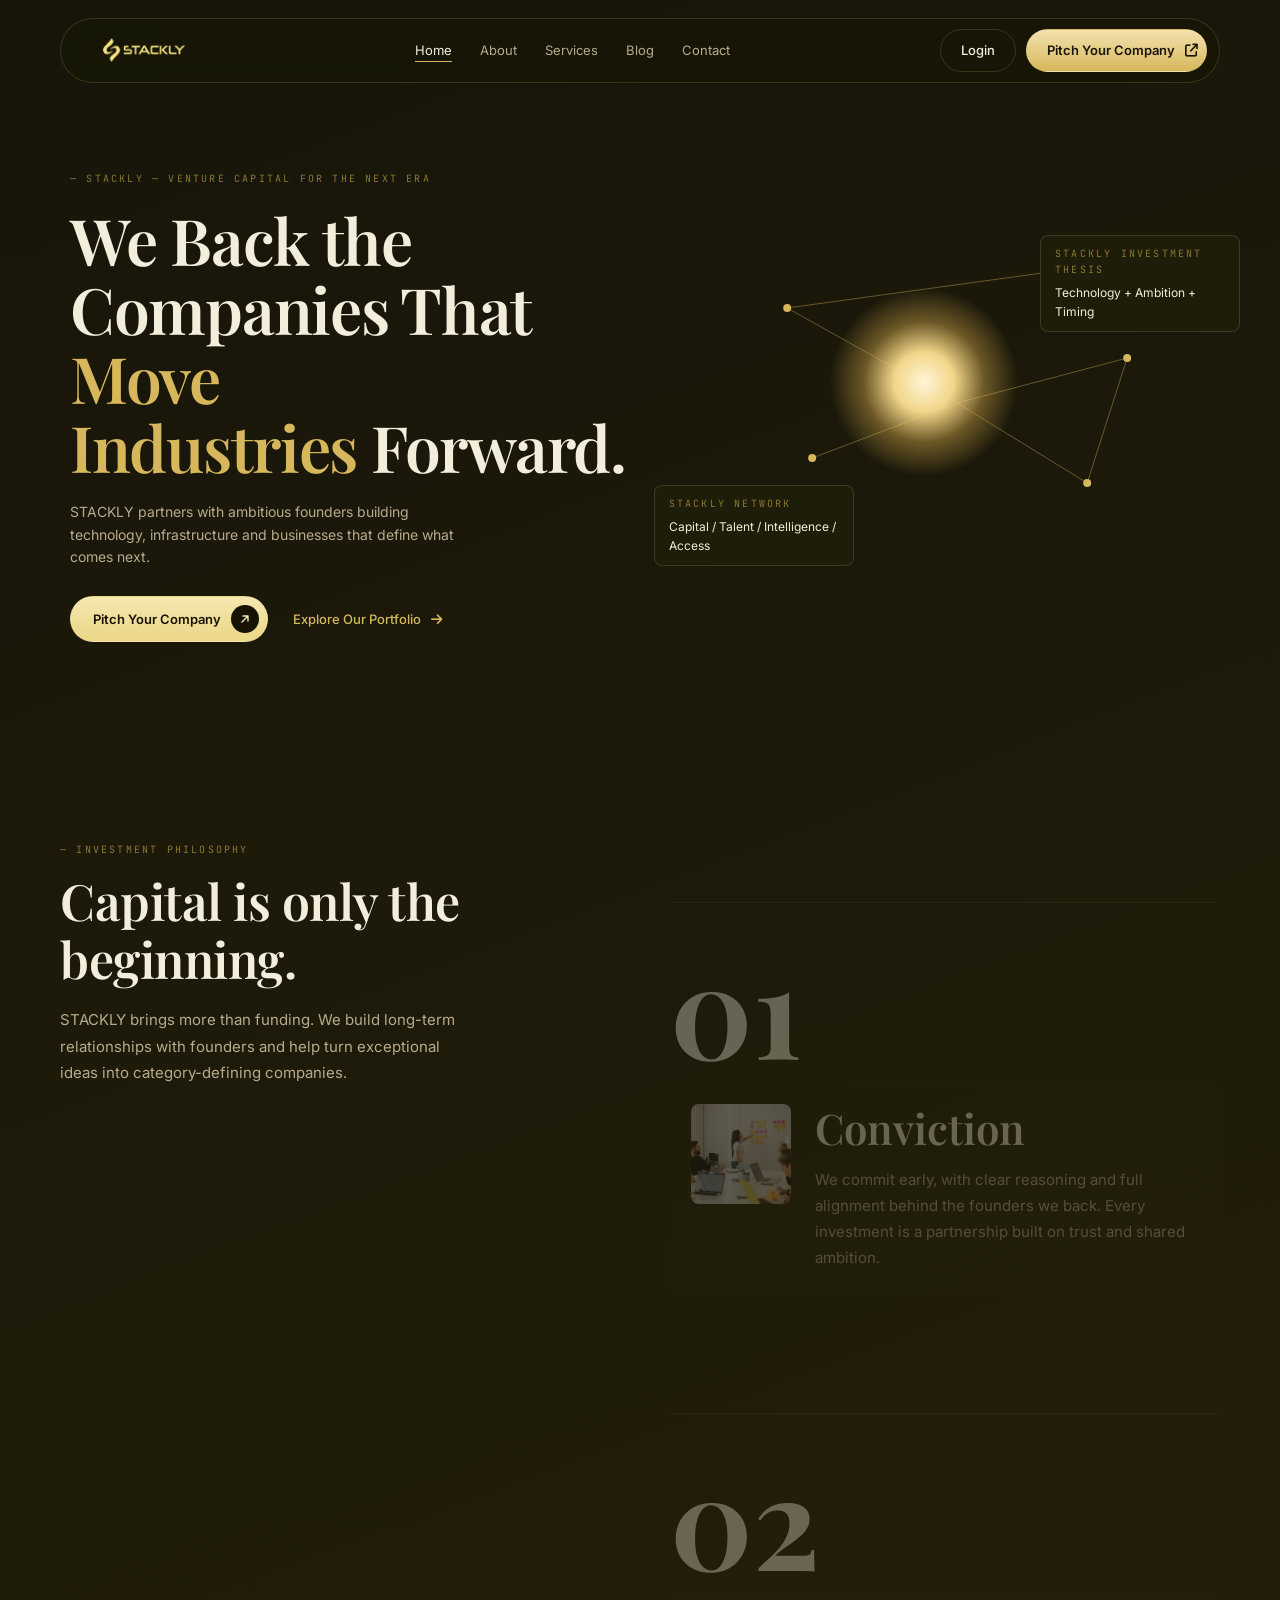
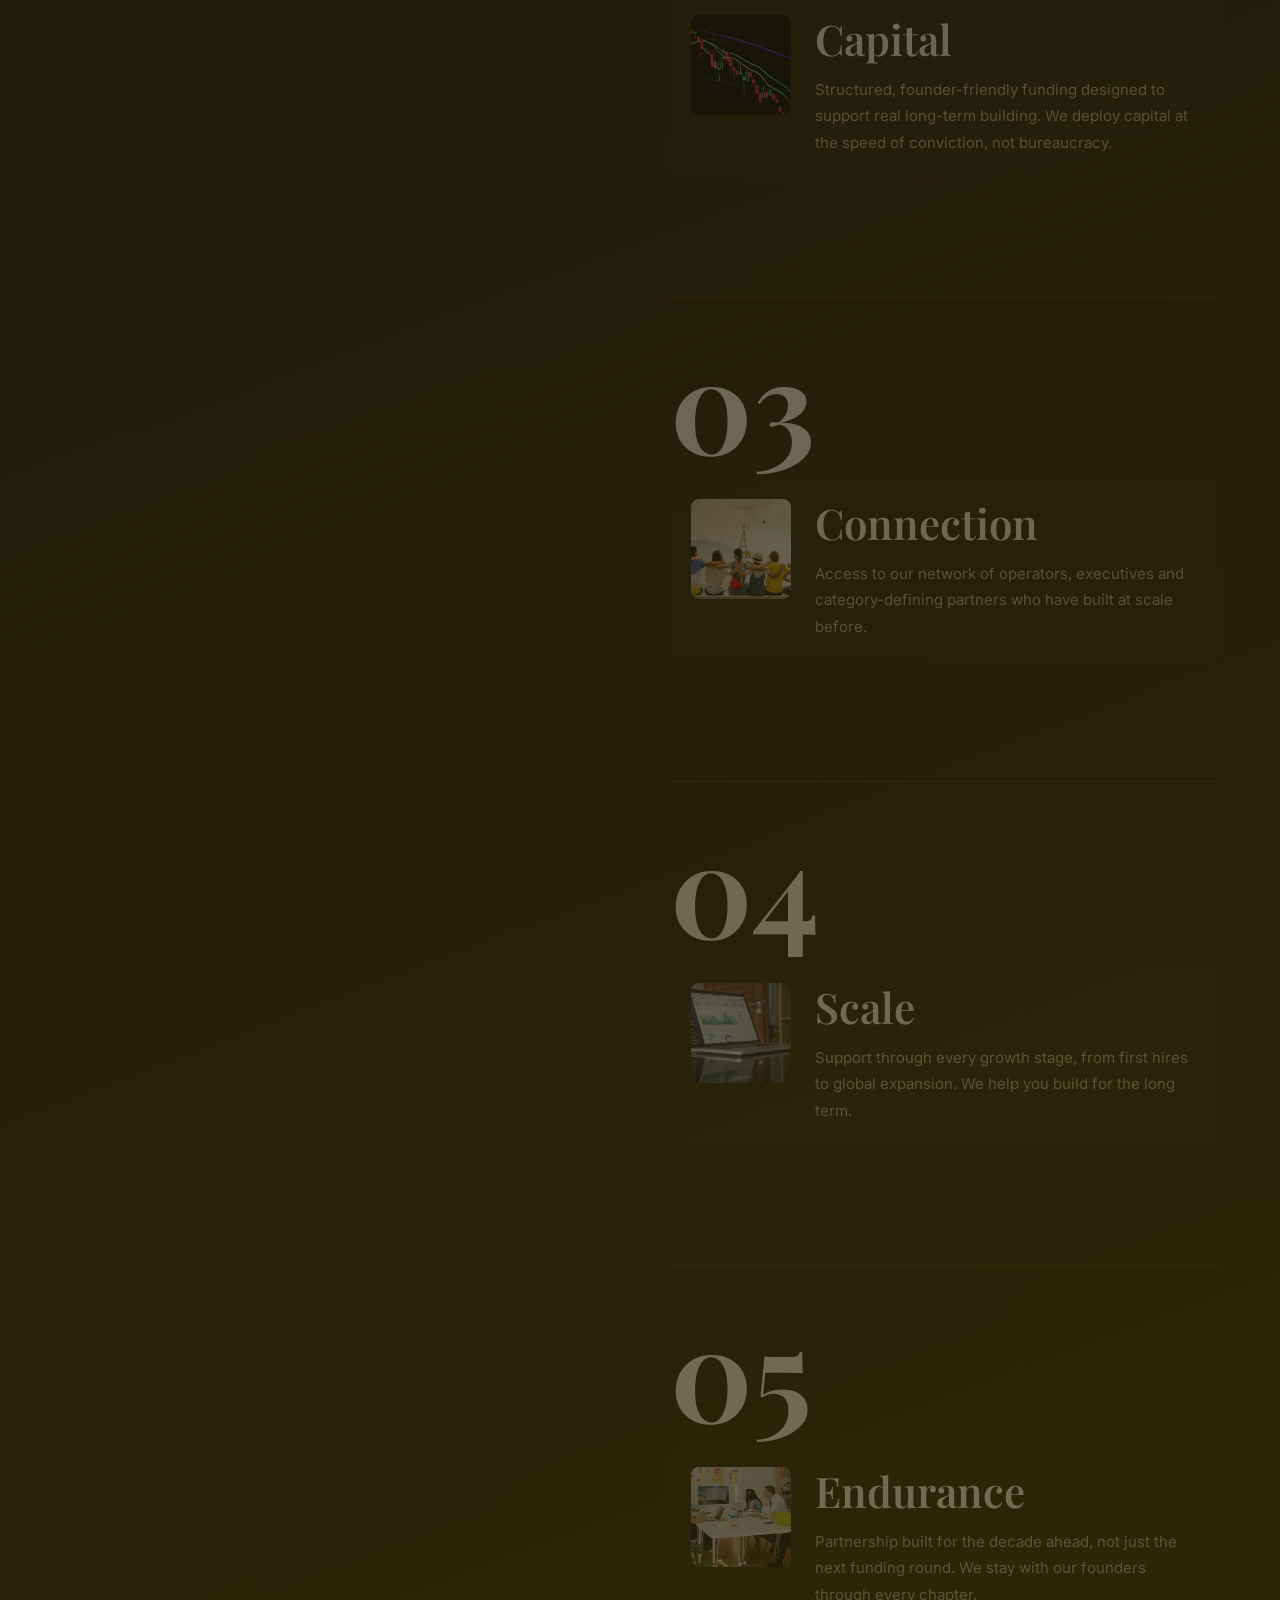
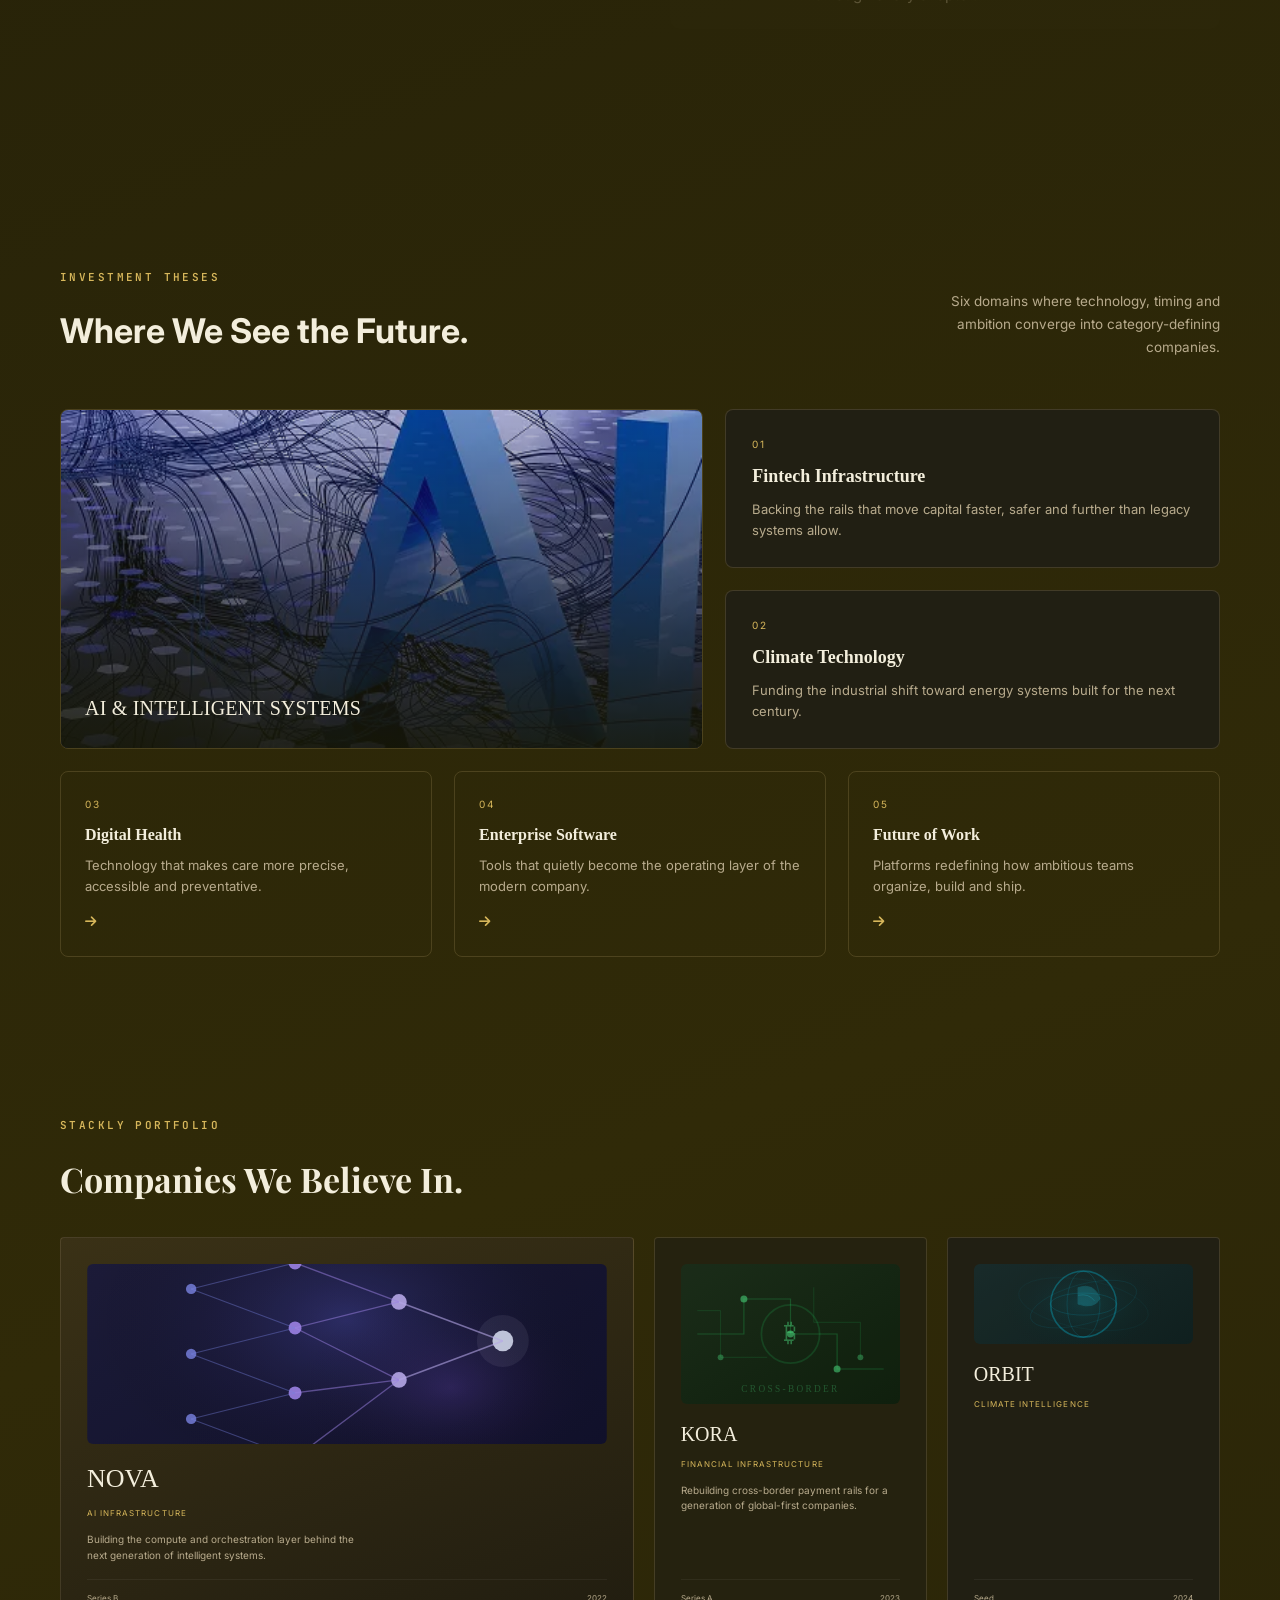
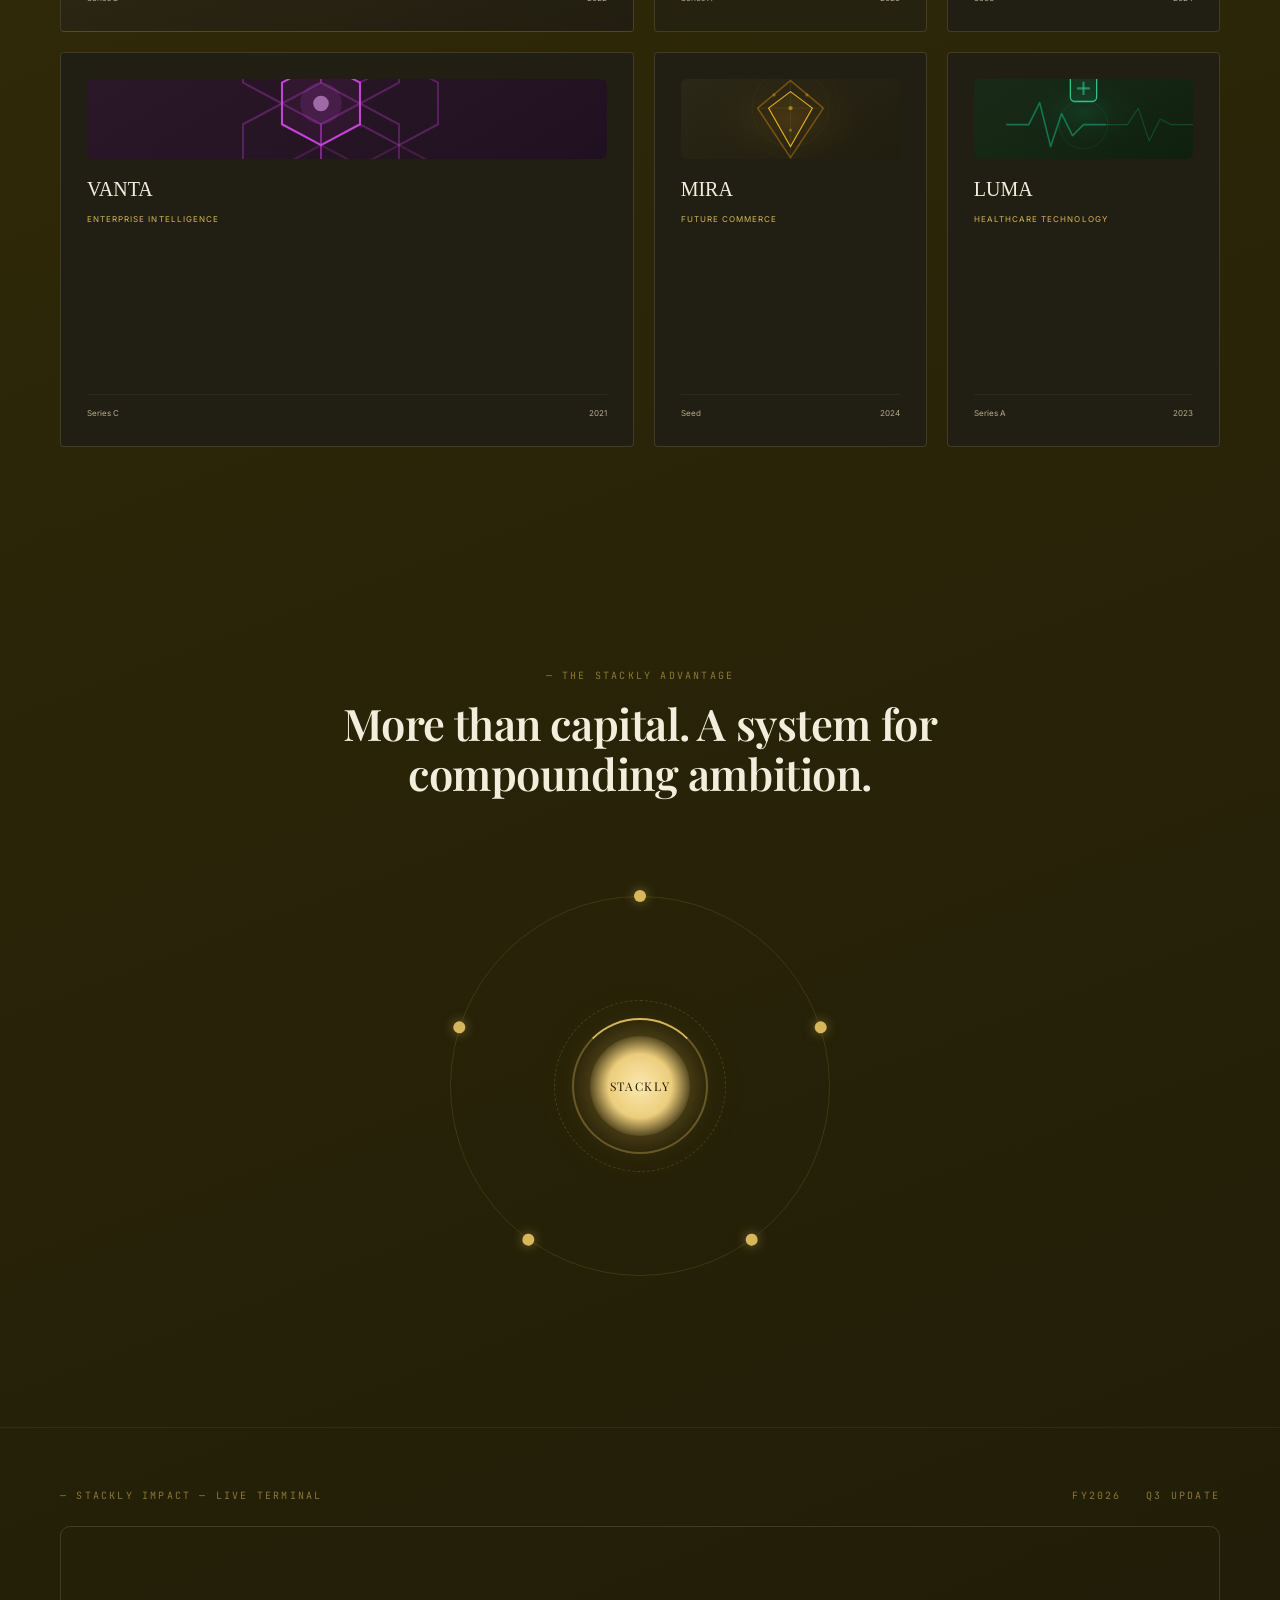
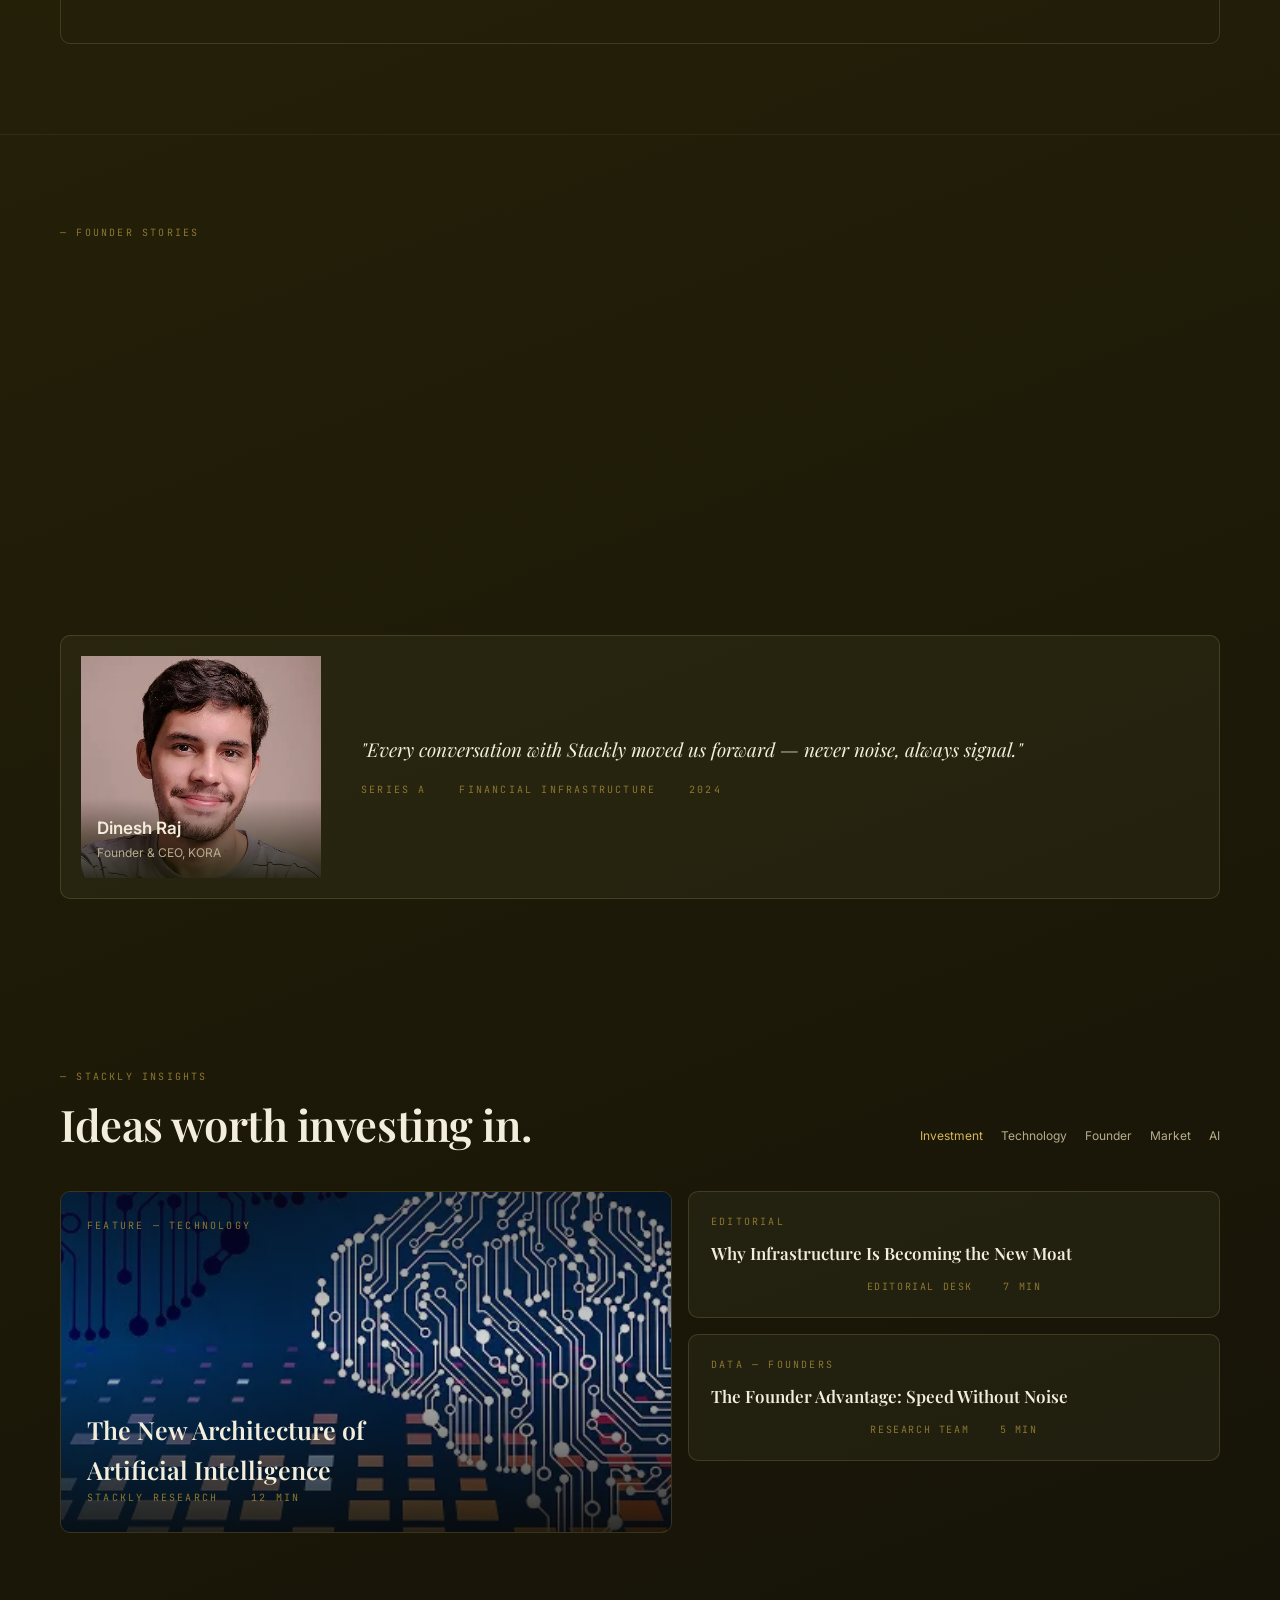
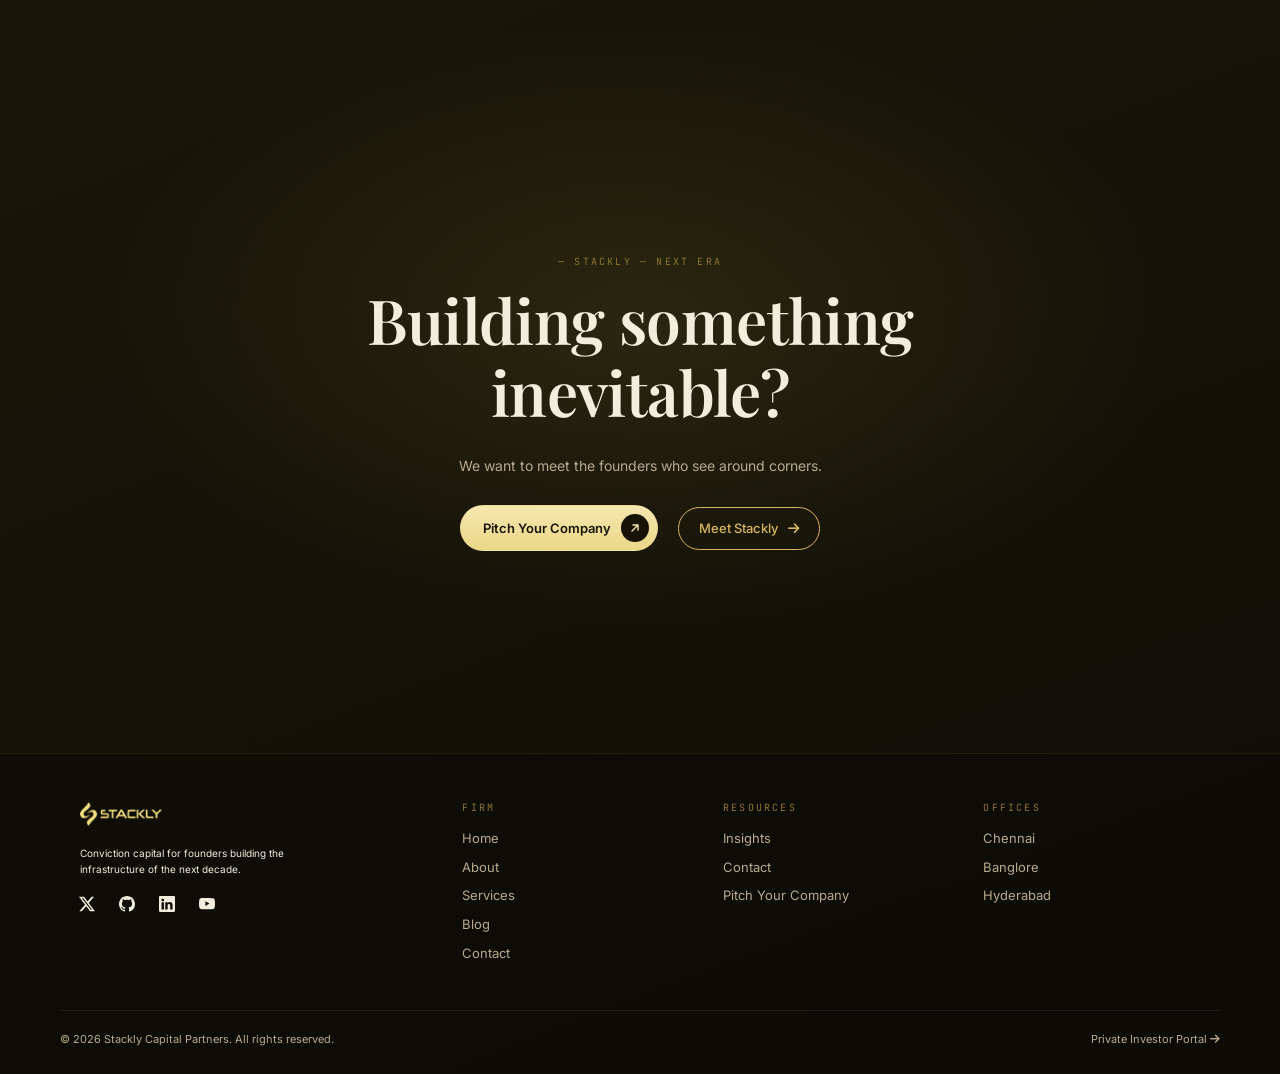
<file: index.html>
<!doctype html>
<html lang="en">
  <head>
    <meta charset="utf-8" />
    <meta name="viewport" content="width=device-width, initial-scale=1" />
    <title>STACKLY — Venture Capital That Backs Category Defining Companies</title>
    <meta
      name="description"
      content="STACKLY partners with ambitious founders building technology, infrastructure and businesses that define what comes next."
    />
    <meta property="og:title" content="STACKLY — We Back the Companies That Move Industries Forward" />
    <meta
      property="og:description"
      content="Capital, talent, intelligence and access for founders building the next era."
    />
    <meta property="og:type" content="website" />
    <meta name="twitter:card" content="summary_large_image" />
    <link rel="preconnect" href="https://fonts.googleapis.com" />
    <link rel="preconnect" href="https://fonts.gstatic.com" crossorigin />
    <link
      href="https://fonts.googleapis.com/css2?family=Playfair+Display:ital,wght@0,400;0,600;0,700;1,400;1,600&family=Inter:wght@300;400;500;600&family=JetBrains+Mono:wght@400;500&display=swap"
      rel="stylesheet"
    />
    <link rel="stylesheet" href="./styles.css" />
    <link rel="stylesheet" href="https://cdnjs.cloudflare.com/ajax/libs/font-awesome/6.5.1/css/all.min.css" />
  </head>
  <body>
    <!-- NAV -->
    <header class="nav-wrap">
        <button class="mobile-close-btn" id="mobileCloseBtn" aria-label="Close menu"><i class="fa-solid fa-xmark"></i></button>
  
      <nav class="nav">
        <a class="logo" href="index.html">
<img
  src="./assets/logo-dark.webp"
  class="logo-dark"
  alt="Stackly logo"
  width="122"
  height="29"
/>        </a>
        <ul class="nav-links">
          <div class="mobile-nav-logo">
          <a class="logo" href="./index.html">
<img
  src="./assets/logo-dark.webp"
  class="logo-dark"
  alt="Stackly logo"
  width="122"
  height="29"
/>        </a>
        </div>
          <li><a class="active" href="./index.html">Home</a></li>
          <li><a href="./about.html">About</a></li>
          <li><a href="./services.html">Services</a></li>
          <li><a href="./blog.html">Blog</a></li>
          <li><a href="./contact.html">Contact</a></li>
        </ul>
        <button class="hamburger-btn" id="hamburgerBtn" aria-label="Menu">
          <span class="hamburger-open"><i class="fa-solid fa-bars"></i></span>
          <span class="hamburger-close"><i class="fa-solid fa-xmark"></i></span>
        </button>
        <div class="nav-actions">
          <a class="btn btn-ghost" href="./login.html">Login</a>
    <a href="./register.html" class="btn btn-gold">Pitch Your Company <span class="arrow"><i class="fa-solid fa-arrow-up-right-from-square"></i></span></a>
        </div>
      </nav>
    </header>

  <!-- HERO -->
  <section class="hero" id="top">
    <div class="hero-inner">
      <div class="hero-copy">
        <p class="label">— Stackly — Venture Capital for the Next Era</p>
        <h1>We Back the <br />Companies That <em>Move<br />Industries</em> Forward.</h1>
        <p class="lede">
          STACKLY partners with ambitious founders building technology, infrastructure and
          businesses that define what comes next.
        </p>
        <div class="hero-cta">
          <a class="btn btn-fill" href="./register.html">Pitch Your Company
            <span class="icon-circle"><svg viewBox="0 0 12 12" fill="none">
                <path d="M3 9L9 3M9 3H4M9 3V8" stroke="#F5E7B0" stroke-width="1.4" stroke-linecap="round"
                  stroke-linejoin="round" />
              </svg></span></a> <a class="btn btn-link" href="blog.html">Explore Our Portfolio <i
              class="fa-solid fa-arrow-right"></i></a>
        </div>
      </div>
      <div class="hero-visual">
        <div class="sun"></div>
        <svg class="constellation" viewBox="0 0 460 300" aria-hidden="true">
          <line x1="60" y1="55" x2="230" y2="150" />
          <line x1="230" y1="150" x2="400" y2="105" />
          <line x1="230" y1="150" x2="360" y2="230" />
          <line x1="230" y1="150" x2="85" y2="205" />
          <line x1="400" y1="105" x2="360" y2="230" />
          <line x1="60" y1="55" x2="330" y2="18" />
          <circle cx="60" cy="55" r="4" />
          <circle cx="400" cy="105" r="4" />
          <circle cx="360" cy="230" r="4" />
          <circle cx="85" cy="205" r="4" />
        </svg>
        <div class="chip chip-a">
          <p class="label">Stackly Investment Thesis</p>
          <p>Technology + Ambition + Timing</p>
        </div>
        <div class="chip chip-b">
          <p class="label">Stackly Network</p>
          <p>Capital / Talent / Intelligence / Access</p>
        </div>
      </div>
    </div>
  </section> 
  
  <!-- PHILOSOPHY — Left sticky, Right scroll -->
  <section class="philosophy-scroll" id="philosophy">
      <div class="philosophy-left">
        <div class="philosophy-left-inner">
          <p class="label">— Investment Philosophy</p>
          <h2 class="display">Capital is only the beginning.</h2>
          <p class="lede">
            STACKLY brings more than funding. We build long-term relationships with founders and
            help turn exceptional ideas into category-defining companies.
          </p>
        </div>
      </div>
      <div class="philosophy-right">
        <div class="philosophy-item">
          <span class="philosophy-num">01</span>
          <div class="philosophy-card-inner">
            <img src="./assets/philosophy-conviction.webp" alt="Conviction" class="philosophy-img" loading="lazy">
            <div class="philosophy-text">
              <h3>Conviction</h3>
              <p>We commit early, with clear reasoning and full alignment behind the founders we back. Every investment is a partnership built on trust and shared ambition.</p>
            </div>
          </div>
        </div>
        <div class="philosophy-item">
          <span class="philosophy-num">02</span>
          <div class="philosophy-card-inner">
            <img src="./assets/philosophy-capital.webp" alt="Capital" class="philosophy-img" loading="lazy">
            <div class="philosophy-text">
              <h3>Capital</h3>
              <p>Structured, founder-friendly funding designed to support real long-term building. We deploy capital at the speed of conviction, not bureaucracy.</p>
            </div>
          </div>
        </div>
        <div class="philosophy-item">
          <span class="philosophy-num">03</span>
          <div class="philosophy-card-inner">
            <img src="./assets/philosophy-connection.webp" alt="Connection" class="philosophy-img" loading="lazy">
            <div class="philosophy-text">
              <h3>Connection</h3>
              <p>Access to our network of operators, executives and category-defining partners who have built at scale before.</p>
            </div>
          </div>
        </div>
        <div class="philosophy-item">
          <span class="philosophy-num">04</span>
          <div class="philosophy-card-inner">
            <img src="./assets/philosophy-scale.webp" alt="Scale" class="philosophy-img" loading="lazy">
            <div class="philosophy-text">
              <h3>Scale</h3>
              <p>Support through every growth stage, from first hires to global expansion. We help you build for the long term.</p>
            </div>
          </div>
        </div>
        <div class="philosophy-item">
          <span class="philosophy-num">05</span>
          <div class="philosophy-card-inner">
            <img src="./assets/philosophy-endurance.webp" alt="Endurance" class="philosophy-img" loading="lazy">
            <div class="philosophy-text">
              <h3>Endurance</h3>
              <p>Partnership built for the decade ahead, not just the next funding round. We stay with our founders through every chapter.</p>
            </div>
          </div>
        </div>
      </div>
    </section>


  <!-- THESIS -->

  <section class="section-alt" id="threads">
    <div class="wrap">
      <div class="threads-head">
        <div>
          <div class="eyebrow">INVESTMENT THESES</div>
          <h2>Where We See the Future.</h2>
        </div>
        <div class="sub">Six domains where technology, timing and ambition converge into category-defining companies.
        </div>
      </div>

      <div class="threads-top">
        <div class="thread-feature">
          <img src='./assets/Ai-img.webp' alt="AI and Intelligent Systems">
          <div class="overlay"></div>
          <div class="label">AI &amp; Intelligent Systems</div>
        </div>
        <div class="thread-side">
          <div class="thread-card">
            <div class="tag">01</div>
            <h3>Fintech Infrastructure</h3>
            <p>Backing the rails that move capital faster, safer and further than legacy systems allow.</p>
          </div>
          <div class="thread-card">
            <div class="tag">02</div>
            <h3>Climate Technology</h3>
            <p>Funding the industrial shift toward energy systems built for the next century.</p>
          </div>
        </div>
      </div>

      <div class="threads-bottom">
        <div class="thread-mini">
          <div class="tag">03</div>
          <h3>Digital Health</h3>
          <p>Technology that makes care more precise, accessible and preventative.</p>
          <div class="arrow"><i class="fa-solid fa-arrow-right"></i></div>
        </div>
        <div class="thread-mini">
          <div class="tag">04</div>
          <h3>Enterprise Software</h3>
          <p>Tools that quietly become the operating layer of the modern company.</p>
          <div class="arrow"><i class="fa-solid fa-arrow-right"></i></div>
        </div>
        <div class="thread-mini">
          <div class="tag">05</div>
          <h3>Future of Work</h3>
          <p>Platforms redefining how ambitious teams organize, build and ship.</p>
          <div class="arrow"><i class="fa-solid fa-arrow-right"></i></div>
        </div>
      </div>
    </div>
  </section>

  <!-- PORTFOLIO -->
  

  <section id="portfolio">
    <div class="wrap">

      <div class="eyebrow">STACKLY PORTFOLIO</div>

      <h2 class="portfolio-title">
        Companies We Believe In.
      </h2>

      <div class="portfolio-grid">

        <!-- NOVA -->
        <div class="pf-card big">
          <img src="./assets/portfolio-nova.svg" alt="NOVA - AI Infrastructure" class="pf-card-img" loading="lazy">
          <div class="pf-card-content">
            <div>
              <div class="pf-name">NOVA</div>
              <div class="pf-tag">AI INFRASTRUCTURE</div>

              <div class="pf-desc">
                Building the compute and orchestration layer behind
                the next generation of intelligent systems.
              </div>
            </div>

            <div class="pf-meta">
              <span>Series B</span>
              <span>2022</span>
            </div>
          </div>
        </div>


        <!-- KORA -->
        <div class="pf-card mid kora">
          <img src="./assets/portfolio-kora.svg" alt="KORA - Financial Infrastructure" class="pf-card-img" loading="lazy">
          <div class="pf-card-content">
            <div>
              <div class="pf-name">KORA</div>
              <div class="pf-tag">FINANCIAL INFRASTRUCTURE</div>

              <div class="pf-desc">
                Rebuilding cross-border payment rails for a
                generation of global-first companies.
              </div>
            </div>

            <div class="pf-meta">
              <span>Series A</span>
              <span>2023</span>
            </div>
          </div>
        </div>


        <!-- ORBIT -->
        <div class="pf-card small orbit">
          <img src="./assets/portfolio-orbit.svg" alt="ORBIT - Climate Intelligence" class="pf-card-img" loading="lazy">
          <div class="pf-card-content">
            <div>
              <div class="pf-name">ORBIT</div>
              <div class="pf-tag">CLIMATE INTELLIGENCE</div>
            </div>

            <div class="pf-meta">
              <span>Seed</span>
              <span>2024</span>
            </div>
          </div>
        </div>


        <!-- VANTA -->
        <div class="pf-card small vanta">
          <img src="./assets/portfolio-vanta.svg" alt="VANTA - Enterprise Intelligence" class="pf-card-img" loading="lazy">
          <div class="pf-card-content">
            <div>
              <div class="pf-name">VANTA</div>
              <div class="pf-tag">ENTERPRISE INTELLIGENCE</div>
            </div>

            <div class="pf-meta">
              <span>Series C</span>
              <span>2021</span>
            </div>
          </div>
        </div>


        <!-- MIRA -->
        <div class="pf-card small mira">
          <img src="./assets/portfolio-mira.svg" alt="MIRA - Future Commerce" class="pf-card-img" loading="lazy">
          <div class="pf-card-content">
            <div>
              <div class="pf-name">MIRA</div>
              <div class="pf-tag">FUTURE COMMERCE</div>
            </div>

            <div class="pf-meta">
              <span>Seed</span>
              <span>2024</span>
            </div>
          </div>
        </div>


        <!-- LUMA -->
        <div class="pf-card small luma">
          <img src="./assets/portfolio-luma.svg" alt="LUMA - Healthcare Technology" class="pf-card-img" loading="lazy">
          <div class="pf-card-content">
            <div>
              <div class="pf-name">LUMA</div>
              <div class="pf-tag">HEALTHCARE TECHNOLOGY</div>
            </div>

            <div class="pf-meta">
              <span>Series A</span>
              <span>2023</span>
            </div>
          </div>
        </div>

      </div>
    </div>
  </section>

  <!-- ADVANTAGE -->
  <section class="advantage" id="advantage">
    <div class="wrap center-col">
      <p class="label">— The Stackly Advantage</p>
      <h2 class="display center">More than capital. A system for<br />compounding ambition.</h2>
      <div class="orbit-system">
        <div class="orbit-ring"></div>
        <div class="orbit-core"><span>STACKLY</span></div>
        <div class="orbit-items" id="orbitItems">
          <div class="orbit-item" data-index="0">
            <div class="orbit-dot"></div>
            <div class="orbit-card-wrap">
              <div class="orbit-card">
                <span class="orbit-num">01</span>
                <h4>Capital</h4>
                <p>Structured, founder-friendly funding designed to support real long-term building. We deploy at the
                  speed of conviction.</p>
              </div>
            </div>
          </div>
          <div class="orbit-item" data-index="1">
            <div class="orbit-dot"></div>
            <div class="orbit-card-wrap">
              <div class="orbit-card">
                <span class="orbit-num">02</span>
                <h4>Scale</h4>
                <p>Support through every growth stage, from first hires to global expansion. We help you build for the
                  long term.</p>
              </div>
            </div>
          </div>
          <div class="orbit-item" data-index="2">
            <div class="orbit-dot"></div>
            <div class="orbit-card-wrap">
              <div class="orbit-card">
                <span class="orbit-num">03</span>
                <h4>Talent</h4>
                <p>Access to world-class operators, executives, and leaders who have built at scale before.</p>
              </div>
            </div>
          </div>
          <div class="orbit-item" data-index="3">
            <div class="orbit-dot"></div>
            <div class="orbit-card-wrap">
              <div class="orbit-card">
                <span class="orbit-num">04</span>
                <h4>Network</h4>
                <p>Connections to our portfolio of category-defining companies, partners, and industry leaders.</p>
              </div>
            </div>
          </div>
          <div class="orbit-item" data-index="4">
            <div class="orbit-dot"></div>
            <div class="orbit-card-wrap">
              <div class="orbit-card">
                <span class="orbit-num">05</span>
                <h4>Intelligence</h4>
                <p>Market insights, competitive intelligence, and strategic guidance from our deep industry expertise.
                </p>
              </div>
            </div>
          </div>
        </div>
      </div>
    </div>
  </section>

  <!-- IMPACT -->
  <section class="impact">
    <div class="wrap">
      <div class="impact-head">
        <p class="label">— Stackly Impact — Live Terminal</p>
        <p class="label">Fy2026 &nbsp; Q3 Update</p>
      </div>
      <div class="stats">
        <div class="stat"><strong data-count="2.8" data-prefix="$" data-suffix="B+">$2.8B+</strong>
          <p class="label">Capital Deployed</p>
        </div>
        <div class="stat"><strong data-count="74" data-suffix="">74</strong>
          <p class="label">Companies Backed</p>
        </div>
        <div class="stat"><strong data-count="18" data-suffix="">18</strong>
          <p class="label">Unicorns Created</p>
        </div>
        <div class="stat"><strong data-count="12" data-suffix="">12</strong>
          <p class="label">Countries</p>
        </div>
        <div class="stat"><strong data-count="9.4" data-suffix="×">9.4×</strong>
          <p class="label">Avg. Follow-On Growth</p>
        </div>
      </div>
    </div>
  </section>

  <!-- FOUNDER STORIES -->
  <section class="stories band" id="stories">
    <div class="wrap">
      <p class="label">— Founder Stories</p>
      <h2 class="display">Built with founders. Not just<br />around them.</h2>
      <article class="story story-slide-left">
        <div class="story-img">
          <img src="./assets/human-1.webp" alt="Maya Chen, Co-Founder of NOVA" width="900" height="1080"
            loading="lazy" />
          <div class="story-name">
            <h3>Maya Chen</h3>
            <p>Co-Founder, NOVA</p>
          </div>
        </div>
        <blockquote>
          <p>"They didn't just fund the company. They helped us see what the company could become."</p>
          <p class="label">Series A &nbsp;&nbsp; AI Infrastructure &nbsp;&nbsp; 2024</p>
        </blockquote>
      </article>
      <article class="story story-slide-right">
        <div class="story-img">
          <img src="./assets/human-2.webp" alt="Dinesh Raj, Founder and CEO of KORA" width="900" height="1080"
            loading="lazy" />
          <div class="story-name">
            <h3>Dinesh Raj</h3>
            <p>Founder &amp; CEO, KORA</p>
          </div>
        </div>
        <blockquote>
          <p>"Every conversation with Stackly moved us forward — never noise, always signal."</p>
          <p class="label">Series A &nbsp;&nbsp; Financial Infrastructure &nbsp;&nbsp; 2024</p>
        </blockquote>
      </article>
    </div>
  </section>

  <!-- INSIGHTS -->
  <section class="insights" id="insights">
    <div class="wrap">
      <p class="label">— Stackly Insights</p>
      <div class="insights-head">
        <h2 class="display">Ideas worth investing in.</h2>
        <ul class="filters">
          <li><button class="filter is-active" type="button">Investment</button></li>
          <li><button class="filter" type="button">Technology</button></li>
          <li><button class="filter" type="button">Founder</button></li>
          <li><button class="filter" type="button">Market</button></li>
          <li><button class="filter" type="button">AI</button></li>
        </ul>
      </div>
      <div class="insights-grid">
        <a class="feature" href="#insights">
          <img src="./assets/Brain.webp" alt="Circuit-board illustration of a brain" width="900" height="615"
            loading="lazy" />
          <div class="feature-copy">
            <p class="label">Feature — Technology</p>
            <h3>The New Architecture of<br />Artificial Intelligence</h3>
            <p class="label">Stackly Research &nbsp;&nbsp; 12 min</p>
          </div>
        </a>
        <div class="insight-list">
          <a class="insight" href="#insights">
            <p class="label">Editorial</p>
            <h3>Why Infrastructure Is Becoming the New Moat</h3>
            <p class="meta">Editorial Desk &nbsp;&nbsp; 7 min</p>
          </a>
          <a class="insight" href="#insights">
            <p class="label">Data — Founders</p>
            <h3>The Founder Advantage: Speed Without Noise</h3>
            <p class="meta">Research Team &nbsp;&nbsp; 5 min</p>
          </a>
        </div>
      </div>
    </div>
  </section>

  <!-- CTA -->
  <section class="cta" id="cta">
    <div class="wrap center-col">
      <p class="label">— Stackly — Next Era</p>
      <h2 class="display center big">Building something<br />inevitable?</h2>
      <p class="lede center">We want to meet the founders who see around corners.</p>
      <div class="hero-cta center-cta">
        <a class="btn btn-fill" href="./register.html">Pitch Your Company
          <span class="icon-circle"><svg viewBox="0 0 12 12" fill="none">
              <path d="M3 9L9 3M9 3H4M9 3V8" stroke="#F5E7B0" stroke-width="1.4" stroke-linecap="round"
                stroke-linejoin="round" />
            </svg></span></a> <a class="btn btn-outline" href="contact.html">Meet Stackly <i
            class="fa-solid fa-arrow-right"></i></a>
      </div>

    </div>
  </section>



  <footer class="footer">
    <div class="wrap footer-grid">
      <div> <a class="logo" href="index.html">
          <img src="./assets/logo-dark.webp" class="logo-dark" alt="Stackly logo" width="122" height="29" />
        </a>
        <p style="margin-top: 1rem; max-width: 34ch; font-size: 10px; margin-left: 20px;">
          Conviction capital for founders building the infrastructure of the next decade.
        </p>
        <div class="footer-socials">
            <a href="404.html" class="footer-social-link" aria-label="Twitter">
              <span class="material-symbols-outlined"><svg xmlns="http://www.w3.org/2000/svg" width="16" height="16" fill="currentColor" class="bi bi-twitter-x" viewBox="0 0 16 16">
  <path d="M12.6.75h2.454l-5.36 6.142L16 15.25h-4.937l-3.867-5.07-4.425 5.07H.316l5.733-6.57L0 .75h5.063l3.495 4.633L12.601.75Zm-.86 13.028h1.36L4.323 2.145H2.865z"/>
</svg></span>
            </a>
            <a href="404.html" class="footer-social-link" aria-label="GitHub">
              <span class="material-symbols-outlined"><svg xmlns="http://www.w3.org/2000/svg" width="16" height="16" fill="currentColor" class="bi bi-github" viewBox="0 0 16 16">
  <path d="M8 0C3.58 0 0 3.58 0 8c0 3.54 2.29 6.53 5.47 7.59.4.07.55-.17.55-.38 0-.19-.01-.82-.01-1.49-2.01.37-2.53-.49-2.69-.94-.09-.23-.48-.94-.82-1.13-.28-.15-.68-.52-.01-.53.63-.01 1.08.58 1.23.82.72 1.21 1.87.87 2.33.66.07-.52.28-.87.51-1.07-1.78-.2-3.64-.89-3.64-3.95 0-.87.31-1.59.82-2.15-.08-.2-.36-1.02.08-2.12 0 0 .67-.21 2.2.82.64-.18 1.32-.27 2-.27s1.36.09 2 .27c1.53-1.04 2.2-.82 2.2-.82.44 1.1.16 1.92.08 2.12.51.56.82 1.27.82 2.15 0 3.07-1.87 3.75-3.65 3.95.29.25.54.73.54 1.48 0 1.07-.01 1.93-.01 2.2 0 .21.15.46.55.38A8.01 8.01 0 0 0 16 8c0-4.42-3.58-8-8-8"/>
</svg></span>
            </a>
            <a href="404.html" class="footer-social-link" aria-label="LinkedIn">
              <span class="material-symbols-outlined"><svg xmlns="http://www.w3.org/2000/svg" width="16" height="16" fill="currentColor" class="bi bi-linkedin" viewBox="0 0 16 16">
  <path d="M0 1.146C0 .513.526 0 1.175 0h13.65C15.474 0 16 .513 16 1.146v13.708c0 .633-.526 1.146-1.175 1.146H1.175C.526 16 0 15.487 0 14.854zm4.943 12.248V6.169H2.542v7.225zm-1.2-8.212c.837 0 1.358-.554 1.358-1.248-.015-.709-.52-1.248-1.342-1.248S2.4 3.226 2.4 3.934c0 .694.521 1.248 1.327 1.248zm4.908 8.212V9.359c0-.216.016-.432.08-.586.173-.431.568-.878 1.232-.878.869 0 1.216.662 1.216 1.634v3.865h2.401V9.25c0-2.22-1.184-3.252-2.764-3.252-1.274 0-1.845.7-2.165 1.193v.025h-.016l.016-.025V6.169h-2.4c.03.678 0 7.225 0 7.225z"/>
</svg></span>
            </a>
            <a href="404.html" class="footer-social-link" aria-label="YouTube">
              <span class="material-symbols-outlined"><svg xmlns="http://www.w3.org/2000/svg" width="16" height="16" fill="currentColor" class="bi bi-youtube" viewBox="0 0 16 16">
  <path d="M8.051 1.999h.089c.822.003 4.987.033 6.11.335a2.01 2.01 0 0 1 1.415 1.42c.101.38.172.883.22 1.402l.01.104.022.26.008.104c.065.914.073 1.77.074 1.957v.075c-.001.194-.01 1.108-.082 2.06l-.008.105-.009.104c-.05.572-.124 1.14-.235 1.558a2.01 2.01 0 0 1-1.415 1.42c-1.16.312-5.569.334-6.18.335h-.142c-.309 0-1.587-.006-2.927-.052l-.17-.006-.087-.004-.171-.007-.171-.007c-1.11-.049-2.167-.128-2.654-.26a2.01 2.01 0 0 1-1.415-1.419c-.111-.417-.185-.986-.235-1.558L.09 9.82l-.008-.104A31 31 0 0 1 0 7.68v-.123c.002-.215.01-.958.064-1.778l.007-.103.003-.052.008-.104.022-.26.01-.104c.048-.519.119-1.023.22-1.402a2.01 2.01 0 0 1 1.415-1.42c.487-.13 1.544-.21 2.654-.26l.17-.007.172-.006.086-.003.171-.007A100 100 0 0 1 7.858 2zM6.4 5.209v4.818l4.157-2.408z"/>
</svg></span>
            </a>
          </div>
      </div>


      <div>
        <p class="label">Firm</p>
        <ul>
          <li><a href="index.html">Home</a></li>
          <li><a href="about.html">About</a></li>
          <li><a href="services.html">Services</a></li>
          <li><a href="blog.html">Blog</a></li>
          <li><a href="contact.html">Contact</a></li>
        </ul>
      </div>
      <div>
        <p class="label">Resources</p>
        <ul>
          <li><a href="404.html">Insights</a></li>
          <li><a href="contact.html">Contact</a></li>
          <li><a href="404.html">Pitch Your Company</a></li>
        </ul>
      </div>
      <div>
        <p class="label">Offices</p>
        <ul>
          <li>Chennai</li>
          <li>Banglore</li>
          <li>Hyderabad</li>
        </ul>
      </div>
    </div>
    <div class="wrap footer-bottom">
      <p>© 2026 Stackly Capital Partners. All rights reserved.</p>
      <a href="404.html">Private Investor Portal <i class="fa-solid fa-arrow-right"></i></a>
    </div>
  </footer>

    <script src="./script.js" defer></script>
    <div class="mobile-overlay" id="mobileOverlay"></div>
    <script>
      (function() {
        var btn = document.getElementById('hamburgerBtn');
        var links = document.querySelector('.nav-links');
        var actions = document.querySelector('.nav-actions');
        var overlay = document.getElementById('mobileOverlay');
        var closeBtn = document.getElementById('mobileCloseBtn');

        function toggleMenu(open) {
          var isOpen = open !== undefined ? open : !links.classList.contains('show');
          links.classList.toggle('show', isOpen);
          actions.classList.toggle('show', isOpen);
          overlay.classList.toggle('show', isOpen);
          btn.classList.toggle('is-open', isOpen);
          document.body.classList.toggle('menu-open', isOpen);
        }

        btn.addEventListener('click', function() { toggleMenu(); });
        if (closeBtn) closeBtn.addEventListener('click', function() { toggleMenu(false); });
        overlay.addEventListener('click', function() { toggleMenu(false); });

      /* Orbit system — pause on hover/touch */
      var orbit = document.getElementById('orbitItems');
      var items = orbit.querySelectorAll('.orbit-item');
      orbit.addEventListener('mouseenter', function () { orbit.classList.add('paused'); });
      orbit.addEventListener('mouseleave', function () { orbit.classList.remove('paused'); });
      items.forEach(function (item) {
        item.addEventListener('mouseenter', function () { orbit.classList.add('paused'); });
        item.addEventListener('mouseleave', function () { orbit.classList.remove('paused'); });
      });
    })();
  </script>

  <style>
    /* Story slide animations */
    .story-slide-left,
    .story-slide-right {
      opacity: 0;
      transition: transform 0.8s cubic-bezier(0.25, 0.46, 0.45, 0.94), opacity 0.8s ease;
    }

    .story-slide-left {
      transform: translateX(-80px);
    }

    .story-slide-right {
      transform: translateX(80px);
    }

    .story-slide-left.is-visible,
    .story-slide-right.is-visible {
      opacity: 1;
      transform: translateX(0);
    }
  </style>

  <script>
    (function () {
      var stories = document.querySelectorAll('.story-slide-left, .story-slide-right');
      var storyIO = new IntersectionObserver(function (entries) {
        entries.forEach(function (entry) {
          if (entry.isIntersecting) {
            entry.target.classList.add('is-visible');
          }
        });
      }, { threshold: 0.2 });
      stories.forEach(function (el) { storyIO.observe(el); });
    })();
  </script>
</body>

</html>
</file>
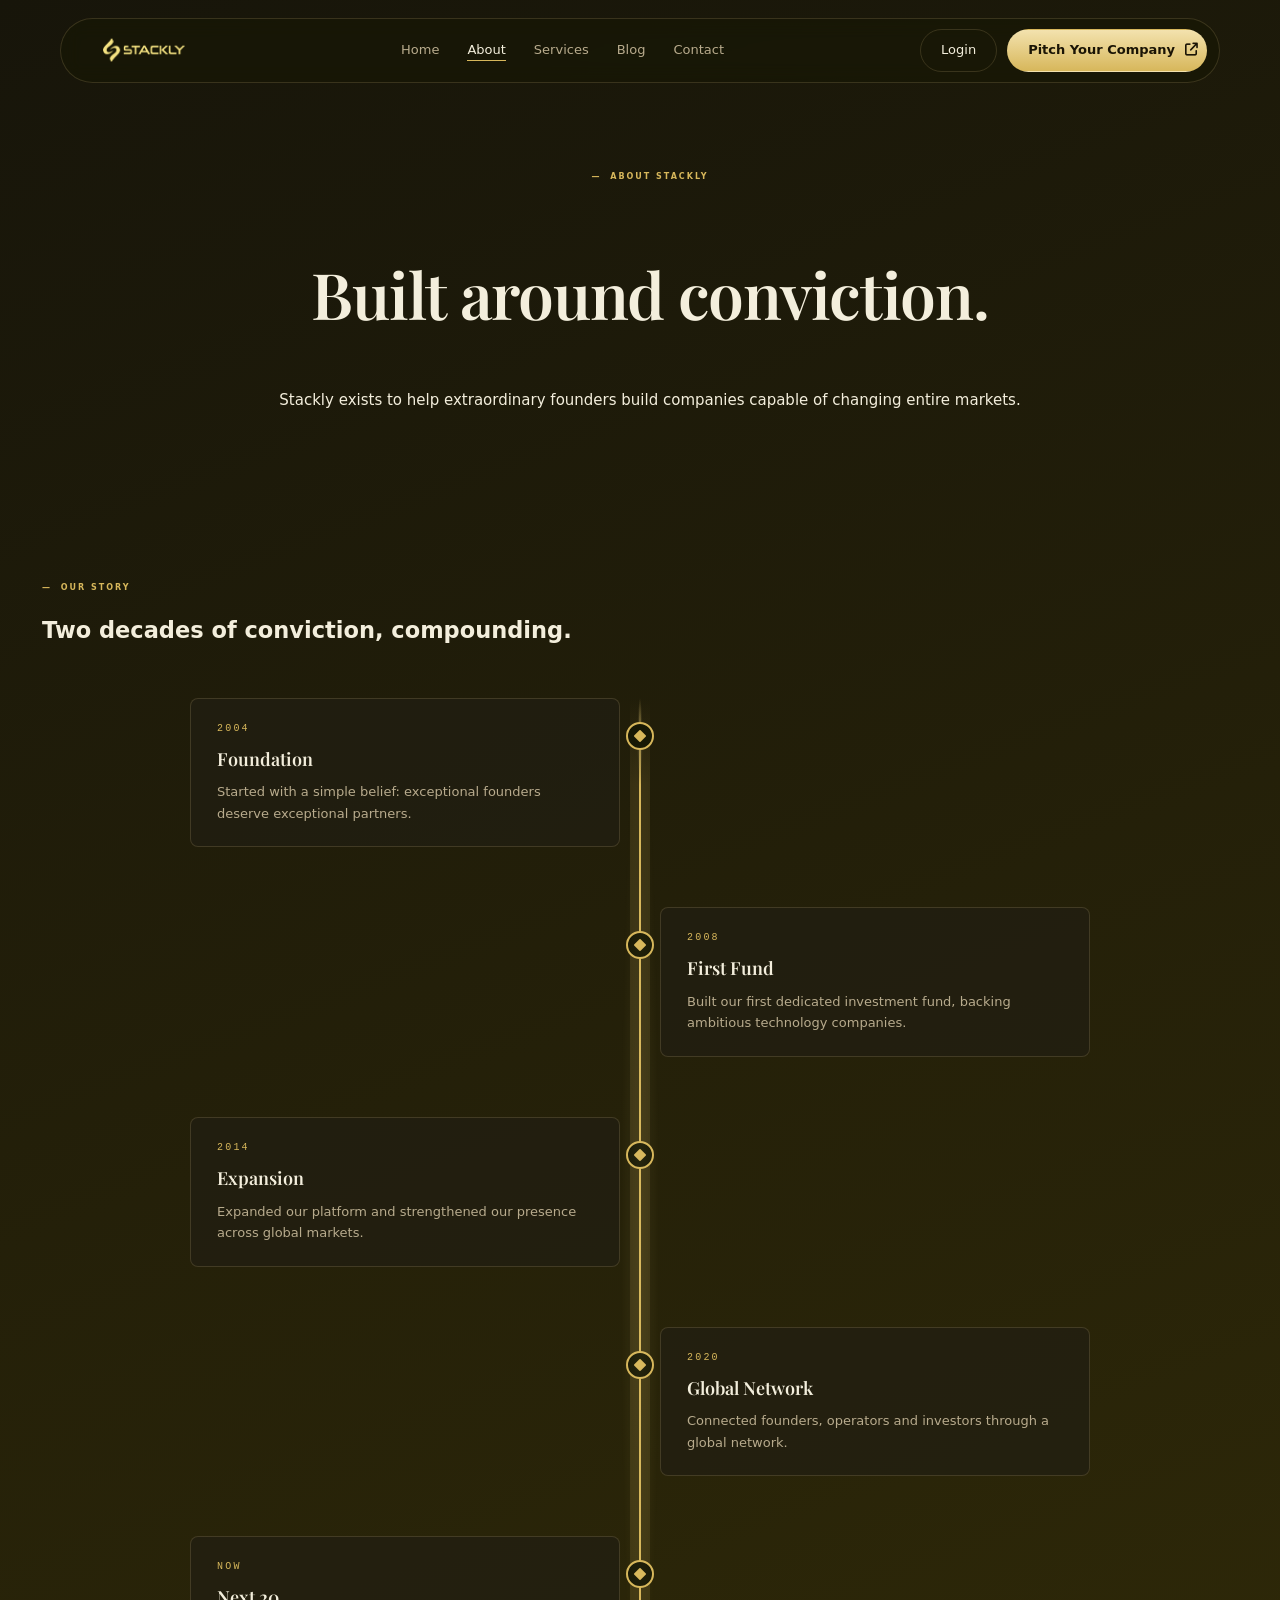
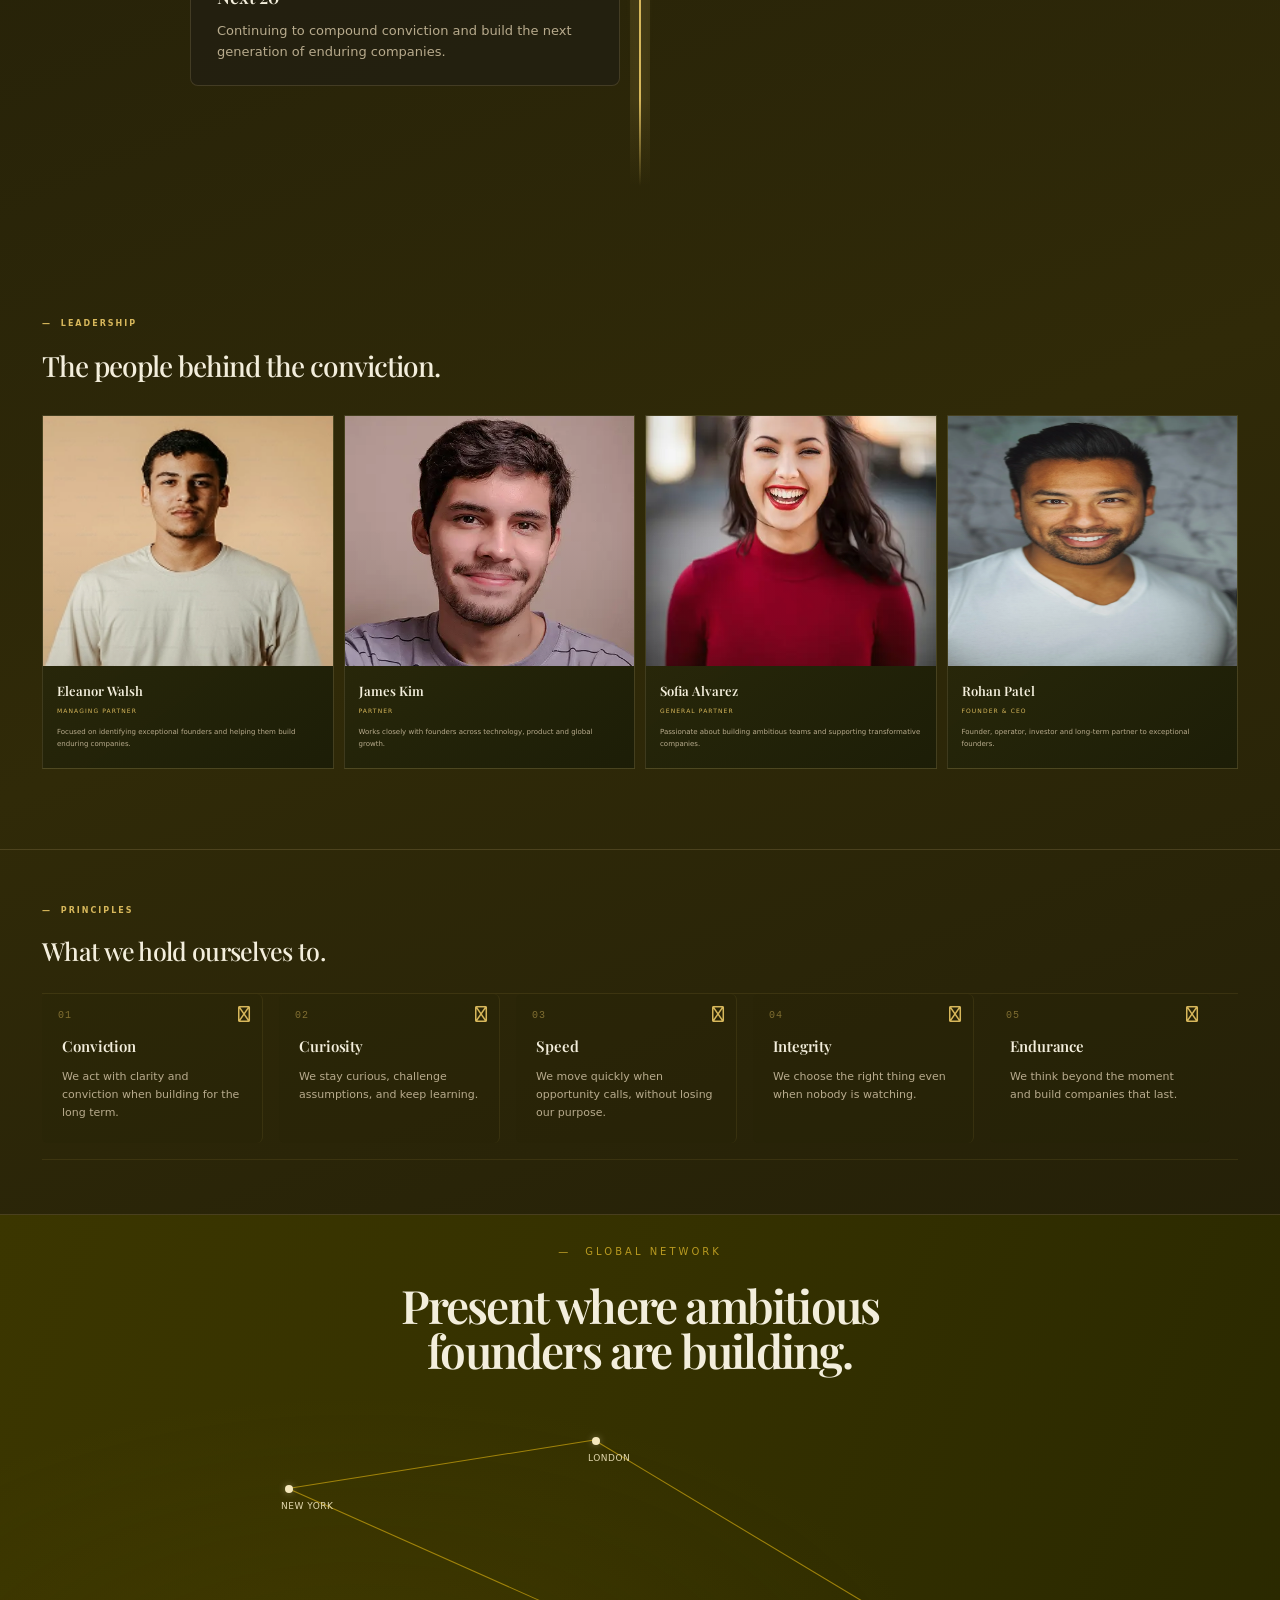
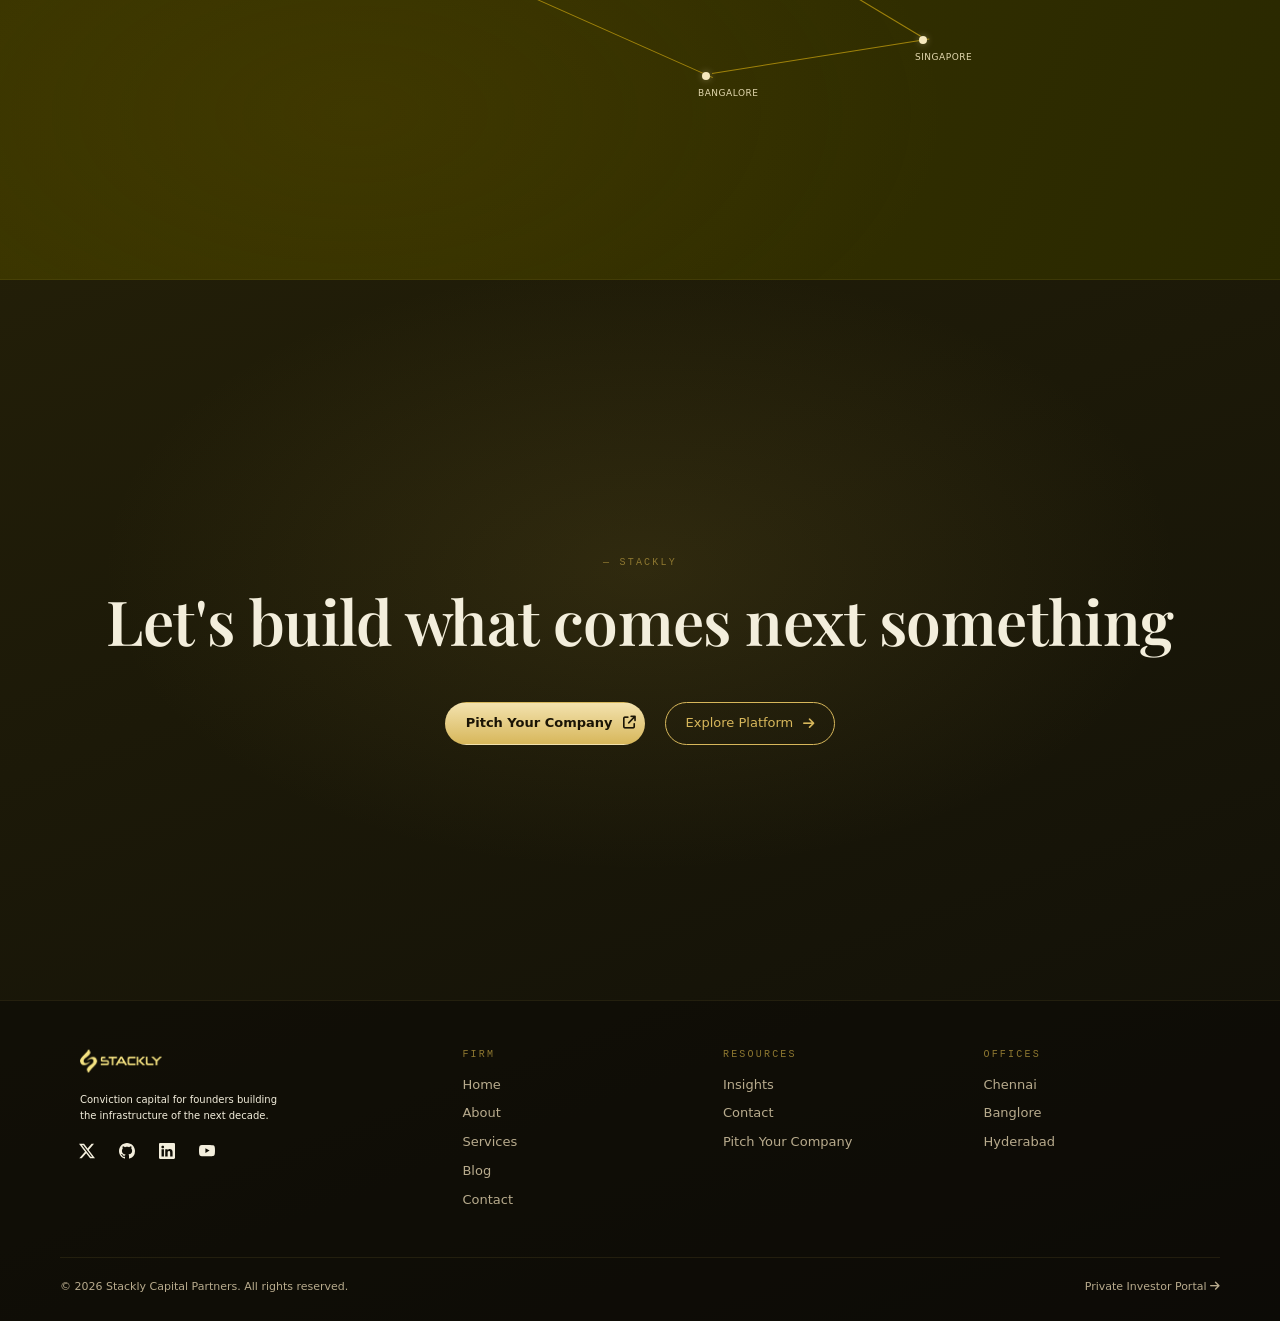
<file: about.html>
<!doctype html>
<html lang="en">
  <head>
    <meta charset="UTF-8" />
    <meta name="viewport" content="width=device-width, initial-scale=1.0" />

    <title>About | STACKLY</title>

    <!-- Google Fonts -->
    <link rel="preconnect" href="https://fonts.googleapis.com" />
    <link rel="preconnect" href="https://fonts.gstatic.com" crossorigin />

    <link
      href="https://fonts.googleapis.com/css2?family=DM+Sans:wght@400;500;600&family=Playfair+Display:wght@500;600;700&display=swap"
      rel="stylesheet"
    />

    <link rel="stylesheet" href="./styles.css" />
    <link
      rel="stylesheet"
      href="https://cdnjs.cloudflare.com/ajax/libs/font-awesome/6.5.1/css/all.min.css"
    />
  </head>

  <body>
    <div class="page">
      <!-- ================= NAVBAR ================= -->
      <header class="nav-wrap">
        <button
          class="mobile-close-btn"
          id="mobileCloseBtn"
          aria-label="Close menu"
        >
          <i class="fa-solid fa-xmark"></i>
        </button>
        <nav class="nav">
          <a class="logo" href="./index.html">
            <img
              src="./assets/logo-dark.webp"
              class="logo-dark"
              alt="Stackly logo"
              width="122"
              height="29"
            />
          </a>
          <ul class="nav-links">
            <div class="mobile-nav-logo">
          <a class="logo" href="index.html">
<img
  src="./assets/logo-dark.webp"
  class="logo-dark"
  alt="Stackly logo"
  width="122"
  height="29"
/>        </a>
        </div>
            <li><a href="./index.html">Home</a></li>
            <li><a class="active" href="./about.html">About</a></li>
            <li><a href="./services.html">Services</a></li>
            <li><a href="./blog.html">Blog</a></li>
            <li><a href="./contact.html">Contact</a></li>
          </ul>
          <button class="hamburger-btn" id="hamburgerBtn" aria-label="Menu">
            <span class="hamburger-open"><i class="fa-solid fa-bars"></i></span>
            <span class="hamburger-close"
              ><i class="fa-solid fa-xmark"></i
            ></span>
          </button>
          <div class="nav-actions">
            <a class="btn btn-ghost" href="./login.html">Login</a>
            <a href="./register.html" class="btn btn-gold"
              >Pitch Your Company
              <span class="arrow"
                ><i class="fa-solid fa-arrow-up-right-from-square"></i></span
            ></a>
          </div>
        </nav>
      </header>

      <!-- ================= HERO ================= -->
      <main>
        <section class="hero">
          <div class="section-label"><span>—</span> ABOUT STACKLY</div>

          <h1>Built around conviction.</h1>

          <p>
            Stackly exists to help extraordinary founders build companies
            capable of changing entire markets.
          </p>
        </section>

        <!-- ================= STORY ================= -->
        <section class="story">
          <div class="section-label"><span>—</span> OUR STORY</div>

          <h2>Two decades of conviction, compounding.</h2>

          <div class="timeline">
            <div class="timeline-line"></div>
            <div class="timeline-glow"></div>

            <!-- ITEM 1 — Left -->
            <article class="timeline-item left">
              <div class="timeline-content">
                <span class="timeline-year">2004</span>
                <h3>Foundation</h3>
                <p>
                  Started with a simple belief: exceptional founders deserve
                  exceptional partners.
                </p>
              </div>
              <div class="timeline-dot">
                <i class="fa-solid fa-diamond"></i>
              </div>
              <div class="timeline-spacer"></div>
            </article>

            <!-- ITEM 2 — Right -->
            <article class="timeline-item right">
              <div class="timeline-spacer"></div>
              <div class="timeline-dot">
                <i class="fa-solid fa-diamond"></i>
              </div>
              <div class="timeline-content">
                <span class="timeline-year">2008</span>
                <h3>First Fund</h3>
                <p>
                  Built our first dedicated investment fund, backing ambitious
                  technology companies.
                </p>
              </div>
            </article>

            <!-- ITEM 3 — Left -->
            <article class="timeline-item left">
              <div class="timeline-content">
                <span class="timeline-year">2014</span>
                <h3>Expansion</h3>
                <p>
                  Expanded our platform and strengthened our presence across
                  global markets.
                </p>
              </div>
              <div class="timeline-dot">
                <i class="fa-solid fa-diamond"></i>
              </div>
              <div class="timeline-spacer"></div>
            </article>

            <!-- ITEM 4 — Right -->
            <article class="timeline-item right">
              <div class="timeline-spacer"></div>
              <div class="timeline-dot">
                <i class="fa-solid fa-diamond"></i>
              </div>
              <div class="timeline-content">
                <span class="timeline-year">2020</span>
                <h3>Global Network</h3>
                <p>
                  Connected founders, operators and investors through a global
                  network.
                </p>
              </div>
            </article>

            <!-- ITEM 5 — Left -->
            <article class="timeline-item left">
              <div class="timeline-content">
                <span class="timeline-year">Now</span>
                <h3>Next 20</h3>
                <p>
                  Continuing to compound conviction and build the next
                  generation of enduring companies.
                </p>
              </div>
              <div class="timeline-dot">
                <i class="fa-solid fa-diamond"></i>
              </div>
              <div class="timeline-spacer"></div>
            </article>
          </div>
        </section>

        <!-- ================= LEADERSHIP ================= -->
        <section class="leadership">
          <div class="section-label"><span>—</span> LEADERSHIP</div>

          <h2>The people behind the conviction.</h2>

          <div class="people-grid">
            <!-- PERSON 1 -->
            <article class="person-card">
              <div class="person-image">
                <img src="./assets/About-1.webp" alt="Eleanor Walsh" />
              </div>

              <div class="person-content">
                <h3>Eleanor Walsh</h3>

                <span class="role"> MANAGING PARTNER </span>

                <p>
                  Focused on identifying exceptional founders and helping them
                  build enduring companies.
                </p>
              </div>
            </article>

            <!-- PERSON 2 -->
            <article class="person-card">
              <div class="person-image">
                <img src="./assets/human-2.webp" alt="James Kim" />
              </div>

              <div class="person-content">
                <h3>James Kim</h3>

                <span class="role"> PARTNER </span>

                <p>
                  Works closely with founders across technology, product and
                  global growth.
                </p>
              </div>
            </article>

            <!-- PERSON 3 -->
            <article class="person-card">
              <div class="person-image">
                <img src="./assets/human-1.webp" alt="Sofia Alvarez" />
              </div>

              <div class="person-content">
                <h3>Sofia Alvarez</h3>

                <span class="role"> GENERAL PARTNER </span>

                <p>
                  Passionate about building ambitious teams and supporting
                  transformative companies.
                </p>
              </div>
            </article>

            <!-- PERSON 4 -->
            <article class="person-card">
              <div class="person-image">
                <img src="./assets/idx-30.webp" alt="Rohan Patel" />
              </div>

              <div class="person-content">
                <h3>Rohan Patel</h3>

                <span class="role"> FOUNDER & CEO </span>

                <p>
                  Founder, operator, investor and long-term partner to
                  exceptional founders.
                </p>
              </div>
            </article>
          </div>
        </section>

        <!-- =========================================================
     PRINCIPLES
========================================================= -->

        <section class="principles">
          <div class="section-label"><span>—</span> PRINCIPLES</div>

          <h2>What we hold ourselves to.</h2>

          <div class="principles-scroll">
            <!-- Principle 01 -->
            <article class="principle-card">
              <span class="principle-number">01</span>

              <div class="principle-icon">
                <i class="fa-regular fa-diamond"></i>
              </div>

              <h3>Conviction</h3>

              <p>
                We act with clarity and conviction when building for the long
                term.
              </p>
            </article>

            <!-- Principle 02 -->
            <article class="principle-card">
              <span class="principle-number">02</span>

              <div class="principle-icon">
                <i class="fa-regular fa-diamond"></i>
              </div>

              <h3>Curiosity</h3>

              <p>We stay curious, challenge assumptions, and keep learning.</p>
            </article>

            <!-- Principle 03 -->
            <article class="principle-card">
              <span class="principle-number">03</span>

              <div class="principle-icon">
                <i class="fa-regular fa-diamond"></i>
              </div>

              <h3>Speed</h3>

              <p>
                We move quickly when opportunity calls, without losing our
                purpose.
              </p>
            </article>

            <!-- Principle 04 -->
            <article class="principle-card">
              <span class="principle-number">04</span>

              <div class="principle-icon">
                <i class="fa-regular fa-diamond"></i>
              </div>

              <h3>Integrity</h3>

              <p>We choose the right thing even when nobody is watching.</p>
            </article>

            <!-- Principle 05 -->
            <article class="principle-card">
              <span class="principle-number">05</span>

              <div class="principle-icon">
                <i class="fa-regular fa-diamond"></i>
              </div>

              <h3>Endurance</h3>

              <p>We think beyond the moment and build companies that last.</p>
            </article>
          </div>
        </section>

        <!-- =========================================================
     GLOBAL NETWORK
========================================================= -->

        <section class="network-section">
          <div class="network-label"><span>—</span> GLOBAL NETWORK</div>

          <h2>
            Present where ambitious<br />
            founders are building.
          </h2>

          <div class="network-graph">
            <!-- Connecting lines -->
            <span class="network-line line-ny-london"></span>
            <span class="network-line line-london-singapore"></span>
            <span class="network-line line-singapore-bangalore"></span>
            <span class="network-line line-bangalore-ny"></span>

            <!-- NEW YORK -->
            <div class="network-node node-new-york">
              <span class="node-dot"></span>
              <span class="node-label">NEW YORK</span>
            </div>

            <!-- LONDON -->
            <div class="network-node node-london">
              <span class="node-dot"></span>
              <span class="node-label">LONDON</span>
            </div>

            <!-- SINGAPORE -->
            <div class="network-node node-singapore">
              <span class="node-dot"></span>
              <span class="node-label">SINGAPORE</span>
            </div>

            <!-- BANGALORE -->
            <div class="network-node node-bangalore">
              <span class="node-dot"></span>
              <span class="node-label">BANGALORE</span>
            </div>
          </div>
        </section>

        <!-- =========================================================
     FINAL CTA
========================================================= -->

        <section class="cta" id="cta">
          <div class="wrap center-col">
            <p class="label">— Stackly</p>
            <h2 class="display center big">
              Let's build what comes next something
            </h2>

            <div class="hero-cta center-cta">
              <a href="./register.html" class="btn btn-gold"
                >Pitch Your Company
                <span class="arrow"
                  ><i class="fa-solid fa-arrow-up-right-from-square"></i></span
              ></a>
              <a class="btn btn-outline" href="#cta"
                >Explore Platform <i class="fa-solid fa-arrow-right"></i
              ></a>
            </div>
            <!-- <a class="badge" href="#top" aria-label="Back to top"> <span class="arrow"><i class="fa-solid fa-arrow-up-right-from-square"></i></span></a> -->
          </div>
        </section>
      </main>

      <footer class="footer">
    <div class="wrap footer-grid">
      <div> <a class="logo" href="index.html">
          <img src="./assets/logo-dark.webp" class="logo-dark" alt="Stackly logo" width="122" height="29" />
        </a>
        <p style="margin-top: 1rem; max-width: 34ch; font-size: 10px; margin-left: 20px;">
          Conviction capital for founders building the infrastructure of the next decade.
        </p>
        <div class="footer-socials">
            <a href="404.html" class="footer-social-link" aria-label="Twitter">
              <span class="material-symbols-outlined"><svg xmlns="http://www.w3.org/2000/svg" width="16" height="16" fill="currentColor" class="bi bi-twitter-x" viewBox="0 0 16 16">
  <path d="M12.6.75h2.454l-5.36 6.142L16 15.25h-4.937l-3.867-5.07-4.425 5.07H.316l5.733-6.57L0 .75h5.063l3.495 4.633L12.601.75Zm-.86 13.028h1.36L4.323 2.145H2.865z"/>
</svg></span>
            </a>
            <a href="404.html" class="footer-social-link" aria-label="GitHub">
              <span class="material-symbols-outlined"><svg xmlns="http://www.w3.org/2000/svg" width="16" height="16" fill="currentColor" class="bi bi-github" viewBox="0 0 16 16">
  <path d="M8 0C3.58 0 0 3.58 0 8c0 3.54 2.29 6.53 5.47 7.59.4.07.55-.17.55-.38 0-.19-.01-.82-.01-1.49-2.01.37-2.53-.49-2.69-.94-.09-.23-.48-.94-.82-1.13-.28-.15-.68-.52-.01-.53.63-.01 1.08.58 1.23.82.72 1.21 1.87.87 2.33.66.07-.52.28-.87.51-1.07-1.78-.2-3.64-.89-3.64-3.95 0-.87.31-1.59.82-2.15-.08-.2-.36-1.02.08-2.12 0 0 .67-.21 2.2.82.64-.18 1.32-.27 2-.27s1.36.09 2 .27c1.53-1.04 2.2-.82 2.2-.82.44 1.1.16 1.92.08 2.12.51.56.82 1.27.82 2.15 0 3.07-1.87 3.75-3.65 3.95.29.25.54.73.54 1.48 0 1.07-.01 1.93-.01 2.2 0 .21.15.46.55.38A8.01 8.01 0 0 0 16 8c0-4.42-3.58-8-8-8"/>
</svg></span>
            </a>
            <a href="404.html" class="footer-social-link" aria-label="LinkedIn">
              <span class="material-symbols-outlined"><svg xmlns="http://www.w3.org/2000/svg" width="16" height="16" fill="currentColor" class="bi bi-linkedin" viewBox="0 0 16 16">
  <path d="M0 1.146C0 .513.526 0 1.175 0h13.65C15.474 0 16 .513 16 1.146v13.708c0 .633-.526 1.146-1.175 1.146H1.175C.526 16 0 15.487 0 14.854zm4.943 12.248V6.169H2.542v7.225zm-1.2-8.212c.837 0 1.358-.554 1.358-1.248-.015-.709-.52-1.248-1.342-1.248S2.4 3.226 2.4 3.934c0 .694.521 1.248 1.327 1.248zm4.908 8.212V9.359c0-.216.016-.432.08-.586.173-.431.568-.878 1.232-.878.869 0 1.216.662 1.216 1.634v3.865h2.401V9.25c0-2.22-1.184-3.252-2.764-3.252-1.274 0-1.845.7-2.165 1.193v.025h-.016l.016-.025V6.169h-2.4c.03.678 0 7.225 0 7.225z"/>
</svg></span>
            </a>
            <a href="404.html" class="footer-social-link" aria-label="YouTube">
              <span class="material-symbols-outlined"><svg xmlns="http://www.w3.org/2000/svg" width="16" height="16" fill="currentColor" class="bi bi-youtube" viewBox="0 0 16 16">
  <path d="M8.051 1.999h.089c.822.003 4.987.033 6.11.335a2.01 2.01 0 0 1 1.415 1.42c.101.38.172.883.22 1.402l.01.104.022.26.008.104c.065.914.073 1.77.074 1.957v.075c-.001.194-.01 1.108-.082 2.06l-.008.105-.009.104c-.05.572-.124 1.14-.235 1.558a2.01 2.01 0 0 1-1.415 1.42c-1.16.312-5.569.334-6.18.335h-.142c-.309 0-1.587-.006-2.927-.052l-.17-.006-.087-.004-.171-.007-.171-.007c-1.11-.049-2.167-.128-2.654-.26a2.01 2.01 0 0 1-1.415-1.419c-.111-.417-.185-.986-.235-1.558L.09 9.82l-.008-.104A31 31 0 0 1 0 7.68v-.123c.002-.215.01-.958.064-1.778l.007-.103.003-.052.008-.104.022-.26.01-.104c.048-.519.119-1.023.22-1.402a2.01 2.01 0 0 1 1.415-1.42c.487-.13 1.544-.21 2.654-.26l.17-.007.172-.006.086-.003.171-.007A100 100 0 0 1 7.858 2zM6.4 5.209v4.818l4.157-2.408z"/>
</svg></span>
            </a>
          </div>
      </div>


      <div>
        <p class="label">Firm</p>
        <ul>
          <li><a href="index.html">Home</a></li>
          <li><a href="about.html">About</a></li>
          <li><a href="services.html">Services</a></li>
          <li><a href="blog.html">Blog</a></li>
          <li><a href="contact.html">Contact</a></li>
        </ul>
      </div>
      <div>
        <p class="label">Resources</p>
        <ul>
          <li><a href="404.html">Insights</a></li>
          <li><a href="contact.html">Contact</a></li>
          <li><a href="./register.html">Pitch Your Company</a></li>
        </ul>
      </div>
      <div>
        <p class="label">Offices</p>
        <ul>
          <li>Chennai</li>
          <li>Banglore</li>
          <li>Hyderabad</li>
        </ul>
      </div>
    </div>
    <div class="wrap footer-bottom">
      <p>© 2026 Stackly Capital Partners. All rights reserved.</p>
      <a href="404.html">Private Investor Portal <i class="fa-solid fa-arrow-right"></i></a>
    </div>
  </footer>
    </div>

    <div class="mobile-overlay" id="mobileOverlay"></div>
    <script>
      (function () {
        var btn = document.getElementById("hamburgerBtn");
        var links = document.querySelector(".nav-links");
        var actions = document.querySelector(".nav-actions");
        var overlay = document.getElementById("mobileOverlay");
        var closeBtn = document.getElementById("mobileCloseBtn");

        function toggleMenu(open) {
          var isOpen = open !== undefined ? open : !links.classList.contains("show");
          links.classList.toggle("show", isOpen);
          actions.classList.toggle("show", isOpen);
          overlay.classList.toggle("show", isOpen);
          btn.classList.toggle("is-open", isOpen);
          document.body.classList.toggle("menu-open", isOpen);
        }

        btn.addEventListener("click", function () { toggleMenu(); });
        if (closeBtn) closeBtn.addEventListener("click", function () { toggleMenu(false); });
        overlay.addEventListener("click", function () { toggleMenu(false); });
      })();
    </script>

    <script>
      (function () {
        var items = document.querySelectorAll(".timeline-item");
        var timeline = document.querySelector(".timeline");
        var io = new IntersectionObserver(
          function (entries) {
            entries.forEach(function (entry) {
              if (entry.isIntersecting) {
                entry.target.classList.add("is-visible");
              }
            });
          },
          { threshold: 0.2 },
        );
        items.forEach(function (el) {
          io.observe(el);
        });

        /* Track scroll progress and update line glow */
        var visibleCount = 0;
        var countIo = new IntersectionObserver(
          function (entries) {
            entries.forEach(function (entry) {
              if (entry.isIntersecting) visibleCount++;
            });
            if (timeline) {
              var pct = Math.min((visibleCount / items.length) * 100, 100);
              timeline.style.setProperty("--glow-height", pct + "%");
            }
          },
          { threshold: 0.3 },
        );
        items.forEach(function (el) {
          countIo.observe(el);
        });
      })();
    </script>
  </body>
</html>
</file>
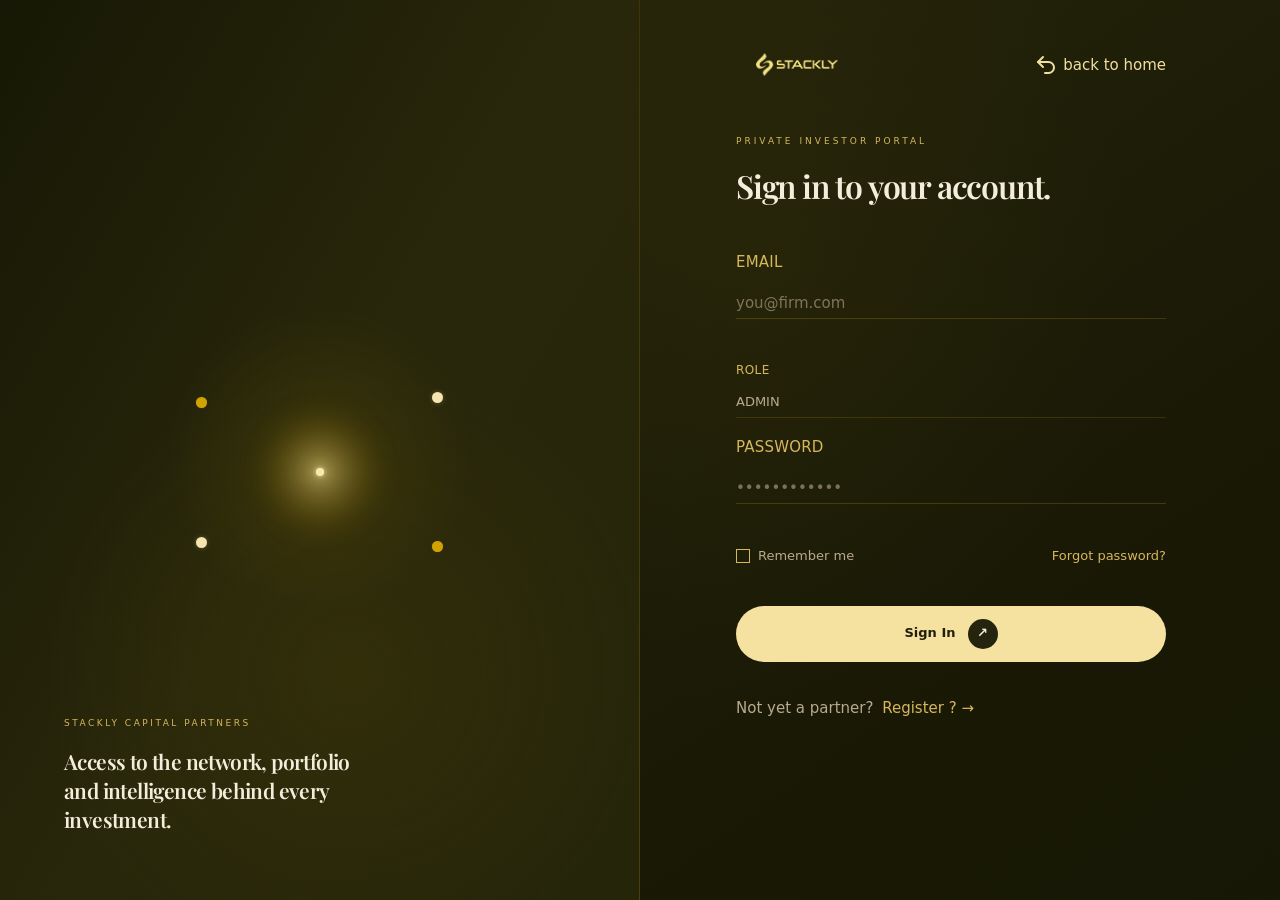
<file: admin-dashboard.html>
<!doctype html>
<html lang="en">
<head>
  <meta charset="utf-8" />
  <meta name="viewport" content="width=device-width, initial-scale=1" />
  <title>STACKLY — Admin Dashboard</title>
  <link rel="preconnect" href="https://fonts.googleapis.com" />
  <link rel="preconnect" href="https://fonts.gstatic.com" crossorigin />
  <link href="https://fonts.googleapis.com/css2?family=Playfair+Display:wght@400;600;700&family=Inter:wght@300;400;500;600&family=JetBrains+Mono:wght@400;500&display=swap" rel="stylesheet" />
  <link rel="stylesheet" href="./styles.css" />
  <link rel="stylesheet" href="https://cdnjs.cloudflare.com/ajax/libs/font-awesome/6.5.1/css/all.min.css" />
</head>
<body>
<div class="dash-page">
  <div class="sidebar-overlay" id="sidebarOverlay"></div>

  <aside class="sidebar" id="sidebar">
    <div class="sidebar-logo">
      <a href="#overview"><img src="./assets/logo-dark.webp" alt="Stackly" /></a>
      <span class="role-badge admin">Admin</span>
    </div>
    <nav class="sidebar-nav">
      <div class="sidebar-section-label">Dashboard</div>
      <a class="sidebar-link active" data-tab="overview"><span class="icon"><i class="fa-solid fa-chart-pie"></i></span> Overview</a>
      <a class="sidebar-link" data-tab="analytics"><span class="icon"><i class="fa-solid fa-chart-line"></i></span> Analytics</a>
      <div class="sidebar-section-label">Management</div>
      <a class="sidebar-link" data-tab="users"><span class="icon"><i class="fa-solid fa-users"></i></span> Users</a>
      <a class="sidebar-link" data-tab="investments"><span class="icon"><i class="fa-solid fa-briefcase"></i></span> Investments</a>
      <a class="sidebar-link" data-tab="companies"><span class="icon"><i class="fa-solid fa-building"></i></span> Companies</a>
      <div class="sidebar-section-label">System</div>
      <a class="sidebar-link" data-tab="settings"><span class="icon"><i class="fa-solid fa-gear"></i></span> Settings</a>
      <!-- <a class="sidebar-link" data-tab="logs"><span class="icon"><i class="fa-solid fa-clipboard-list"></i></span> Audit Logs</a> -->
    </nav>
    <div class="sidebar-user">
      <div class="sidebar-user-info">
        <div class="sidebar-avatar admin-avatar" id="userAvatar">A</div>
        <div>
          <div class="sidebar-user-name" id="userName">Admin</div>
          <div class="sidebar-user-email" id="userEmail">admin@stackly.com</div>
        </div>
      </div>
      <button class="logout-btn" id="logoutBtn"><span class="icon"><i class="fa-solid fa-right-from-bracket"></i></span> Sign Out</button>
    </div>
  </aside>

  <main class="dash-main">
    <button class="mobile-menu-btn" id="menuBtn"><i class="fa-solid fa-bars"></i></button>

    <!-- ═══════════ OVERVIEW ═══════════ -->
    <section class="dash-tab active" data-tab="overview">
      <div class="dash-header">
        <div><h1>Admin Dashboard</h1><p class="welcome-text">Manage your platform, users, and investments.</p></div>
        <div class="dash-header-actions"><a class="btn btn-ghost" href="#overview"><i class="fa-solid fa-arrow-left"></i> Home</a></div>
      </div>

      <div class="stats-grid">
        <div class="stat-card"><div class="stat-label">Total AUM</div><div class="stat-value">$2.8B+</div><div class="stat-change">+18.2% YTD</div></div>
        <div class="stat-card"><div class="stat-label">Active Users</div><div class="stat-value">1,247</div><div class="stat-change">+124 this month</div></div>
        <div class="stat-card"><div class="stat-label">Portfolio Companies</div><div class="stat-value">74</div><div class="stat-change">6 new this year</div></div>
        <div class="stat-card"><div class="stat-label">Unicorns</div><div class="stat-value">18</div><div class="stat-change">+3 since Q1</div></div>
      </div>

      <div class="section-block">
        <h3 class="section-title">Quick Actions</h3>
        <div class="quick-actions">
          <div class="action-card" onclick="switchTab('users')"><div class="action-icon"><i class="fa-solid fa-user-plus"></i></div><div class="action-title">Add New User</div><div class="action-desc">Register a new investor or team member</div></div>
          <div class="action-card" onclick="switchTab('investments')"><div class="action-icon"><i class="fa-solid fa-money-bill-trend-up"></i></div><div class="action-title">New Investment</div><div class="action-desc">Record a new portfolio investment</div></div>
          <div class="action-card" onclick="switchTab('analytics')"><div class="action-icon"><i class="fa-solid fa-file-lines"></i></div><div class="action-title">Generate Report</div><div class="action-desc">Create quarterly performance reports</div></div>
          <div class="action-card" onclick="switchTab('settings')"><div class="action-icon"><i class="fa-solid fa-bell"></i></div><div class="action-title">Send Notification</div><div class="action-desc">Broadcast updates to all users</div></div>
        </div>
      </div>

      <div class="dash-grid">
        <div class="dash-card">
          <h3 class="section-title">Recent Users</h3>
          <div class="portfolio-item"><div class="portfolio-item-left"><div class="user-cell-avatar">M</div><div><div class="portfolio-name">Maya Chen</div><div class="portfolio-sector">maya@nova.io — 3 investments</div></div></div><span class="status-badge active">Active</span></div>
          <div class="portfolio-item"><div class="portfolio-item-left"><div class="user-cell-avatar">D</div><div><div class="portfolio-name">Dinesh Raj</div><div class="portfolio-sector">dinesh@kora.com — 2 investments</div></div></div><span class="status-badge active">Active</span></div>
          <div class="portfolio-item"><div class="portfolio-item-left"><div class="user-cell-avatar">S</div><div><div class="portfolio-name">Sarah Kim</div><div class="portfolio-sector">sarah@stackly.com — Admin</div></div></div><span class="status-badge active">Active</span></div>
          <div class="portfolio-item"><div class="portfolio-item-left"><div class="user-cell-avatar">R</div><div><div class="portfolio-name">Raj Patel</div><div class="portfolio-sector">raj@orbit.eco — 1 investment</div></div></div><span class="status-badge inactive">Inactive</span></div>
        </div>
        <div class="dash-card">
          <h3 class="section-title">System Activity</h3>
          <div class="activity-item"><div class="activity-dot green"></div><div><div class="activity-text"><strong>New user:</strong> raj@orbit.eco joined as Investor</div><div class="activity-time">30 min ago</div></div></div>
          <div class="activity-item"><div class="activity-dot gold"></div><div><div class="activity-text"><strong>Investment:</strong> $20K seed round for MIRA confirmed</div><div class="activity-time">2 hours ago</div></div></div>
          <div class="activity-item"><div class="activity-dot blue"></div><div><div class="activity-text"><strong>Report:</strong> Q3 2026 Performance Report generated</div><div class="activity-time">5 hours ago</div></div></div>
          <div class="activity-item"><div class="activity-dot red"></div><div><div class="activity-text"><strong>Alert:</strong> VANTA valuation dropped 3.2%</div><div class="activity-time">1 day ago</div></div></div>
          <div class="activity-item"><div class="activity-dot green"></div><div><div class="activity-text"><strong>Milestone:</strong> KORA reached $50M ARR</div><div class="activity-time">2 days ago</div></div></div>
        </div>
      </div>
    </section>

    <!-- ═══════════ ANALYTICS ═══════════ -->
    <section class="dash-tab" data-tab="analytics">
      <div class="dash-header"><div><h1>Analytics</h1><p class="welcome-text">Platform performance metrics and insights.</p></div></div>
      <div class="stats-grid">
        <div class="stat-card"><div class="stat-label">Revenue (Q3)</div><div class="stat-value">$4.2M</div><div class="stat-change">+22% vs Q2</div></div>
        <div class="stat-card"><div class="stat-label">New Users (Month)</div><div class="stat-value">124</div><div class="stat-change">+18% vs last month</div></div>
        <div class="stat-card"><div class="stat-label">Retention Rate</div><div class="stat-value">94.2%</div><div class="stat-change">+1.3% improvement</div></div>
        <div class="stat-card"><div class="stat-label">Avg. Investment</div><div class="stat-value">$196K</div><div class="stat-change">+8% YoY</div></div>
      </div>
      <div class="charts-section">
        <div class="chart-card"><h3>Investment Distribution by Sector</h3><div class="chart-placeholder"><div style="text-align:center"><div style="font-size:32px;margin-bottom:8px"><i class="fa-solid fa-chart-pie"></i></div><div>Sector Allocation</div><div style="margin-top:14px;display:flex;gap:14px;justify-content:center;flex-wrap:wrap"><span style="font-size:11px;color:var(--muted)"><i class="fa-solid fa-circle" style="font-size:8px"></i> AI 35%</span><span style="font-size:11px;color:var(--muted)"><i class="fa-solid fa-circle" style="font-size:8px"></i> Fintech 25%</span><span style="font-size:11px;color:var(--muted)"><i class="fa-solid fa-circle" style="font-size:8px"></i> Climate 20%</span><span style="font-size:11px;color:var(--muted)"><i class="fa-solid fa-circle" style="font-size:8px"></i> Health 12%</span><span style="font-size:11px;color:var(--muted)"><i class="fa-solid fa-circle" style="font-size:8px"></i> Other 8%</span></div></div></div></div>
        <div class="chart-card"><h3>Revenue Growth (Quarterly)</h3><div class="chart-placeholder"><div style="text-align:center"><div style="font-size:32px;margin-bottom:8px"><i class="fa-solid fa-chart-line"></i></div><div style="margin-top:12px;display:flex;gap:10px;align-items:flex-end;justify-content:center;height:100px"><div style="text-align:center"><div style="width:32px;height:30px;background:var(--gold);border-radius:3px 3px 0 0;opacity:0.4"></div><div style="font-size:9px;color:var(--muted);margin-top:4px">Q4</div></div><div style="text-align:center"><div style="width:32px;height:50px;background:var(--gold);border-radius:3px 3px 0 0;opacity:0.55"></div><div style="font-size:9px;color:var(--muted);margin-top:4px">Q1</div></div><div style="text-align:center"><div style="width:32px;height:65px;background:var(--gold);border-radius:3px 3px 0 0;opacity:0.7"></div><div style="font-size:9px;color:var(--muted);margin-top:4px">Q2</div></div><div style="text-align:center"><div style="width:32px;height:85px;background:var(--gold);border-radius:3px 3px 0 0;opacity:0.9"></div><div style="font-size:9px;color:var(--muted);margin-top:4px">Q3</div></div></div></div></div></div>
      </div>
      <div class="dash-grid">
        <div class="dash-card"><h3 class="section-title">User Growth</h3><div class="chart-placeholder" style="height:160px"><div style="text-align:center"><div style="font-size:28px;margin-bottom:6px"><i class="fa-solid fa-users"></i></div><div style="margin-top:10px;display:flex;gap:6px;align-items:flex-end;justify-content:center;height:60px"><div style="width:20px;height:25px;background:#5bc0de;border-radius:2px 2px 0 0;opacity:0.4"></div><div style="width:20px;height:35px;background:#5bc0de;border-radius:2px 2px 0 0;opacity:0.5"></div><div style="width:20px;height:42px;background:#5bc0de;border-radius:2px 2px 0 0;opacity:0.6"></div><div style="width:20px;height:50px;background:#5bc0de;border-radius:2px 2px 0 0;opacity:0.7"></div><div style="width:20px;height:60px;background:#5bc0de;border-radius:2px 2px 0 0;opacity:0.9"></div></div><div style="font-size:10px;color:var(--muted);margin-top:8px">1,023 <i class="fa-solid fa-arrow-right"></i> 1,247 users (6 months)</div></div></div></div>
        <div class="dash-card"><h3 class="section-title">Top Performing Companies</h3><div class="portfolio-item"><div class="portfolio-item-left"><div class="portfolio-icon nova">N</div><div><div class="portfolio-name">NOVA</div><div class="portfolio-sector">AI Infrastructure</div></div></div><div class="portfolio-item-right"><div class="portfolio-roi positive">+42.5%</div></div></div><div class="portfolio-item"><div class="portfolio-item-left"><div class="portfolio-icon kora">K</div><div><div class="portfolio-name">KORA</div><div class="portfolio-sector">Financial Infrastructure</div></div></div><div class="portfolio-item-right"><div class="portfolio-roi positive">+28.1%</div></div></div><div class="portfolio-item"><div class="portfolio-item-left"><div class="portfolio-icon orbit">O</div><div><div class="portfolio-name">ORBIT</div><div class="portfolio-sector">Climate Intelligence</div></div></div><div class="portfolio-item-right"><div class="portfolio-roi positive">+18.7%</div></div></div></div>
      </div>
    </section>

    <!-- ═══════════ USERS ═══════════ -->
    <section class="dash-tab" data-tab="users">
      <div class="dash-header"><div><h1>User Management</h1><p class="welcome-text">Manage investors and team members on the platform.</p></div></div>
      <div class="stats-grid" style="grid-template-columns: repeat(3, 1fr);">
        <div class="stat-card"><div class="stat-label">Total Users</div><div class="stat-value">1,247</div></div>
        <div class="stat-card"><div class="stat-label">Active Investors</div><div class="stat-value">892</div></div>
        <div class="stat-card"><div class="stat-label">Team Members</div><div class="stat-value">24</div></div>
      </div>
      <!-- <div class="section-block">
        <h3 class="section-title">Add New User</h3>
        <div class="form-card">
          <div class="form-group"><label>Full Name</label><input type="text" placeholder="Enter full name" /></div>
          <div class="form-group"><label>Email Address</label><input type="email" placeholder="user@example.com" /></div>
          <div class="form-group"><label>Role</label><select><option>Investor (User)</option><option>Team Member (Admin)</option></select></div>
          <div class="form-group"><label>Initial Password</label><input type="password" placeholder="Set initial password" /></div>
          <div class="form-actions"><button class="btn btn-gold">Create User</button></div>
        </div>
      </div> -->
      <div class="section-block">
        <h3 class="section-title">All Users</h3>
        <div class="table-wrap">
          <table class="data-table">
            <thead><tr><th>User</th><th>Role</th><th>Investments</th><th>Total Value</th><th>Joined</th><th>Status</th></tr></thead>
            <tbody>
              <tr><td><div class="user-cell"><div class="user-cell-avatar">M</div><div><div>Maya Chen</div><div style="font-size:11px;color:var(--muted)">maya@nova.io</div></div></div></td><td><span class="role-badge-sm user">User</span></td><td>3</td><td>$125,000</td><td>Jan 2024</td><td><span class="status-badge active">Active</span></td></tr>
              <tr><td><div class="user-cell"><div class="user-cell-avatar">D</div><div><div>Dinesh Raj</div><div style="font-size:11px;color:var(--muted)">dinesh@kora.com</div></div></div></td><td><span class="role-badge-sm user">User</span></td><td>2</td><td>$89,000</td><td>Mar 2023</td><td><span class="status-badge active">Active</span></td></tr>
              <tr><td><div class="user-cell"><div class="user-cell-avatar">S</div><div><div>Sarah Kim</div><div style="font-size:11px;color:var(--muted)">sarah@stackly.com</div></div></div></td><td><span class="role-badge-sm admin">Admin</span></td><td>—</td><td>—</td><td>Nov 2021</td><td><span class="status-badge active">Active</span></td></tr>
              <tr><td><div class="user-cell"><div class="user-cell-avatar">R</div><div><div>Raj Patel</div><div style="font-size:11px;color:var(--muted)">raj@orbit.eco</div></div></div></td><td><span class="role-badge-sm user">User</span></td><td>1</td><td>$45,000</td><td>Jul 2024</td><td><span class="status-badge inactive">Inactive</span></td></tr>
            </tbody>
          </table>
        </div>
      </div>
    </section>

    <!-- ═══════════ INVESTMENTS ═══════════ -->
    <section class="dash-tab" data-tab="investments">
      <div class="dash-header"><div><h1>Investments</h1><p class="welcome-text">Track and manage all platform investments.</p></div></div>
      <div class="stats-grid">
        <div class="stat-card"><div class="stat-label">Total Deployed</div><div class="stat-value">$2.8B+</div></div>
        <div class="stat-card"><div class="stat-label">Active Rounds</div><div class="stat-value">23</div></div>
        <div class="stat-card"><div class="stat-label">Avg. ROI</div><div class="stat-value">9.4×</div></div>
        <div class="stat-card"><div class="stat-label">This Quarter</div><div class="stat-value">$180M</div></div>
      </div>
      <!-- <div class="section-block">
        <h3 class="section-title">Record New Investment</h3>
        <div class="form-card">
          <div style="display:grid;grid-template-columns:1fr 1fr;gap:14px">
            <div class="form-group"><label>Company</label><input type="text" placeholder="Company name" /></div>
            <div class="form-group"><label>Sector</label><select><option>AI Infrastructure</option><option>Fintech</option><option>Climate Tech</option><option>Healthcare</option><option>Enterprise</option></select></div>
          </div>
          <div style="display:grid;grid-template-columns:1fr 1fr;gap:14px">
            <div class="form-group"><label>Round</label><select><option>Seed</option><option>Series A</option><option>Series B</option><option>Series C</option></select></div>
            <div class="form-group"><label>Amount</label><input type="text" placeholder="$0" /></div>
          </div>
          <div class="form-group"><label>Notes</label><textarea placeholder="Additional details about this investment..."></textarea></div>
          <div class="form-actions"><button class="btn btn-gold">Record Investment</button></div>
        </div>
      </div> -->
      <div class="section-block">
        <h3 class="section-title">All Investments</h3>
        <div class="table-wrap">
          <table class="data-table">
            <thead><tr><th>Company</th><th>Sector</th><th>Round</th><th>Amount</th><th>Date</th><th>Valuation</th><th>ROI</th><th>Status</th></tr></thead>
            <tbody>
              <tr><td><strong>NOVA</strong></td><td>AI Infrastructure</td><td>Series B</td><td>$420M</td><td>Mar 2024</td><td>$1.8B</td><td style="color:#6c6">+42.5%</td><td><span class="status-badge active">Active</span></td></tr>
              <tr><td><strong>KORA</strong></td><td>Financial Infrastructure</td><td>Series A</td><td>$180M</td><td>Jun 2023</td><td>$520M</td><td style="color:#6c6">+28.1%</td><td><span class="status-badge active">Active</span></td></tr>
              <tr><td><strong>ORBIT</strong></td><td>Climate Intelligence</td><td>Seed</td><td>$35M</td><td>Jan 2024</td><td>$85M</td><td style="color:#6c6">+18.7%</td><td><span class="status-badge active">Active</span></td></tr>
              <tr><td><strong>VANTA</strong></td><td>Enterprise Intelligence</td><td>Series C</td><td>$95M</td><td>Sep 2022</td><td>$420M</td><td style="color:#e88">-3.2%</td><td><span class="status-badge active">Active</span></td></tr>
              <tr><td><strong>MIRA</strong></td><td>Future Commerce</td><td>Seed</td><td>$20M</td><td>Jul 2025</td><td>$28M</td><td style="color:#6c6">+8.4%</td><td><span class="status-badge pending">Pending</span></td></tr>
              <tr><td><strong>LUMA</strong></td><td>Healthcare Technology</td><td>Series A</td><td>$65M</td><td>Apr 2023</td><td>$210M</td><td style="color:#6c6">+15.2%</td><td><span class="status-badge active">Active</span></td></tr>
            </tbody>
          </table>
        </div>
      </div>
    </section>

    <!-- ═══════════ COMPANIES ═══════════ -->
    <section class="dash-tab" data-tab="companies">
      <div class="dash-header"><div><h1>Portfolio Companies</h1><p class="welcome-text">Overview of all companies in the Stackly portfolio.</p></div></div>
      <div class="investments-grid">
        <div class="investment-card"><div class="inv-header"><div class="inv-name">NOVA</div><div class="inv-round">Series B</div></div><div class="inv-sector">AI Infrastructure — Chennai</div><div class="inv-stats"><div class="inv-stat"><div class="inv-stat-value">$420M</div><div class="inv-stat-label">Valuation</div></div><div class="inv-stat"><div class="inv-stat-value">186</div><div class="inv-stat-label">Employees</div></div><div class="inv-stat"><div class="inv-stat-value">+42.5%</div><div class="inv-stat-label">ROI</div></div></div></div>
        <div class="investment-card"><div class="inv-header"><div class="inv-name">KORA</div><div class="inv-round">Series A</div></div><div class="inv-sector">Financial Infrastructure — Bangalore</div><div class="inv-stats"><div class="inv-stat"><div class="inv-stat-value">$180M</div><div class="inv-stat-label">Valuation</div></div><div class="inv-stat"><div class="inv-stat-value">94</div><div class="inv-stat-label">Employees</div></div><div class="inv-stat"><div class="inv-stat-value">+28.1%</div><div class="inv-stat-label">ROI</div></div></div></div>
        <div class="investment-card"><div class="inv-header"><div class="inv-name">ORBIT</div><div class="inv-round">Seed</div></div><div class="inv-sector">Climate Intelligence — Hyderabad</div><div class="inv-stats"><div class="inv-stat"><div class="inv-stat-value">$35M</div><div class="inv-stat-label">Valuation</div></div><div class="inv-stat"><div class="inv-stat-value">32</div><div class="inv-stat-label">Employees</div></div><div class="inv-stat"><div class="inv-stat-value">+18.7%</div><div class="inv-stat-label">ROI</div></div></div></div>
        <div class="investment-card"><div class="inv-header"><div class="inv-name">VANTA</div><div class="inv-round">Series C</div></div><div class="inv-sector">Enterprise Intelligence — Bangalore</div><div class="inv-stats"><div class="inv-stat"><div class="inv-stat-value">$420M</div><div class="inv-stat-label">Valuation</div></div><div class="inv-stat"><div class="inv-stat-value">210</div><div class="inv-stat-label">Employees</div></div><div class="inv-stat"><div class="inv-stat-value">-3.2%</div><div class="inv-stat-label">ROI</div></div></div></div>
        <div class="investment-card"><div class="inv-header"><div class="inv-name">MIRA</div><div class="inv-round">Seed</div></div><div class="inv-sector">Future Commerce — Chennai</div><div class="inv-stats"><div class="inv-stat"><div class="inv-stat-value">$28M</div><div class="inv-stat-label">Valuation</div></div><div class="inv-stat"><div class="inv-stat-value">18</div><div class="inv-stat-label">Employees</div></div><div class="inv-stat"><div class="inv-stat-value">+8.4%</div><div class="inv-stat-label">ROI</div></div></div></div>
        <div class="investment-card"><div class="inv-header"><div class="inv-name">LUMA</div><div class="inv-round">Series A</div></div><div class="inv-sector">Healthcare Technology — Hyderabad</div><div class="inv-stats"><div class="inv-stat"><div class="inv-stat-value">$210M</div><div class="inv-stat-label">Valuation</div></div><div class="inv-stat"><div class="inv-stat-value">78</div><div class="inv-stat-label">Employees</div></div><div class="inv-stat"><div class="inv-stat-value">+15.2%</div><div class="inv-stat-label">ROI</div></div></div></div>
      </div>
    </section>

    <!-- ═══════════ SETTINGS ═══════════ -->
    <section class="dash-tab" data-tab="settings">
      <div class="dash-header"><div><h1>Settings</h1><p class="welcome-text">Platform configuration and system preferences.</p></div></div>
      <div class="settings-grid">
        <div class="setting-group"><h3>General Settings</h3>
          <div class="setting-row"><div><div class="setting-label">Platform Name</div><div class="setting-desc">Stackly Capital Partners</div></div><div class="toggle-switch active"></div></div>
          <div class="setting-row"><div><div class="setting-label">Maintenance Mode</div><div class="setting-desc">Temporarily disable public access</div></div><div class="toggle-switch"></div></div>
          <div class="setting-row"><div><div class="setting-label">New Registrations</div><div class="setting-desc">Allow new user signups</div></div><div class="toggle-switch active"></div></div>
        </div>
        <div class="setting-group"><h3>Notification Settings</h3>
          <div class="setting-row"><div><div class="setting-label">Email Alerts</div><div class="setting-desc">Send email notifications to users</div></div><div class="toggle-switch active"></div></div>
          <div class="setting-row"><div><div class="setting-label">Investment Alerts</div><div class="setting-desc">Notify users about portfolio changes</div></div><div class="toggle-switch active"></div></div>
          <div class="setting-row"><div><div class="setting-label">Weekly Digest</div><div class="setting-desc">Send weekly summary emails</div></div><div class="toggle-switch active"></div></div>
        </div>
        <div class="setting-group"><h3>Security</h3>
          <div class="setting-row"><div><div class="setting-label">Two-Factor Authentication</div><div class="setting-desc">Require 2FA for admin accounts</div></div><div class="toggle-switch active"></div></div>
          <div class="setting-row"><div><div class="setting-label">Session Timeout</div><div class="setting-desc">Auto logout after 30 minutes of inactivity</div></div><div class="toggle-switch active"></div></div>
          <div class="setting-row"><div><div class="setting-label">IP Whitelisting</div><div class="setting-desc">Restrict admin access to specific IPs</div></div><div class="toggle-switch"></div></div>
        </div>
        <div class="setting-group"><h3>Data & Privacy</h3>
          <div class="setting-row"><div><div class="setting-label">Data Encryption</div><div class="setting-desc">AES-256 encryption at rest</div></div><div class="toggle-switch active"></div></div>
          <div class="setting-row"><div><div class="setting-label">Audit Logging</div><div class="setting-desc">Log all admin actions</div></div><div class="toggle-switch active"></div></div>
          <div class="setting-row"><div><div class="setting-label">Auto Backups</div><div class="setting-desc">Daily automated backups</div></div><div class="toggle-switch active"></div></div>
        </div>
      </div>
      <div style="margin-top:20px"><button class="btn btn-gold" onclick="window.location.href='./404.html'">Save All Settings</button></div>
    </section>

    <!-- ═══════════ AUDIT LOGS ═══════════ -->
    <section class="dash-tab" data-tab="logs">
      <div class="dash-header"><div><h1>Audit Logs</h1><p class="welcome-text">Track all system and user actions for security and compliance.</p></div></div>
      <div class="stats-grid" style="grid-template-columns: repeat(3, 1fr);">
        <div class="stat-card"><div class="stat-label">Today's Actions</div><div class="stat-value">47</div></div>
        <div class="stat-card"><div class="stat-label">This Week</div><div class="stat-value">312</div></div>
        <div class="stat-card"><div class="stat-label">Security Alerts</div><div class="stat-value">2</div></div>
      </div>
      <div class="section-block">
        <h3 class="section-title">Recent Activity</h3>
        <div class="log-list">
          <div class="log-item"><div class="log-icon green"><i class="fa-solid fa-user"></i></div><div class="log-content"><div class="log-action"><strong>New user registered:</strong> raj@orbit.eco joined as Investor</div><div class="log-meta">IP: 103.45.67.89 · Browser: Chrome 120 · Location: Mumbai, India</div></div><div class="log-time">30 min ago</div></div>
          <div class="log-item"><div class="log-icon gold"><i class="fa-solid fa-money-bill"></i></div><div class="log-content"><div class="log-action"><strong>Investment confirmed:</strong> $20K seed round for MIRA by admin@stackly.com</div><div class="log-meta">IP: 172.16.0.1 · Browser: Chrome 120 · Session: Admin Portal</div></div><div class="log-time">2 hours ago</div></div>
          <div class="log-item"><div class="log-icon blue"><i class="fa-solid fa-file-lines"></i></div><div class="log-content"><div class="log-action"><strong>Report generated:</strong> Q3 2026 Performance Report downloaded</div><div class="log-meta">IP: 103.45.67.92 · Browser: Firefox 121 · Format: PDF</div></div><div class="log-time">5 hours ago</div></div>
          <div class="log-item"><div class="log-icon red"><i class="fa-solid fa-triangle-exclamation"></i></div><div class="log-content"><div class="log-action"><strong>Valuation alert:</strong> VANTA dropped 3.2% — threshold exceeded</div><div class="log-meta">System auto-alert · Triggered by daily valuation check</div></div><div class="log-time">1 day ago</div></div>
          <div class="log-item"><div class="log-icon green"><i class="fa-solid fa-key"></i></div><div class="log-content"><div class="log-action"><strong>Password changed:</strong> sarah@stackly.com updated credentials</div><div class="log-meta">IP: 192.168.1.100 · Browser: Safari 17 · 2FA verified</div></div><div class="log-time">1 day ago</div></div>
          <div class="log-item"><div class="log-icon gold"><i class="fa-solid fa-gear"></i></div><div class="log-content"><div class="log-action"><strong>Settings updated:</strong> Email notification preferences changed</div><div class="log-meta">Admin: admin@stackly.com · IP: 172.16.0.1</div></div><div class="log-time">2 days ago</div></div>
          <div class="log-item"><div class="log-icon red"><i class="fa-solid fa-ban"></i></div><div class="log-content"><div class="log-action"><strong>Failed login:</strong> 3 consecutive failed attempts from unknown IP</div><div class="log-meta">IP: 45.33.22.11 · Account: admin@stackly.com · Blocked after 5 attempts</div></div><div class="log-time">4 days ago</div></div>
        </div>
      </div>
    </section>
  </main>
</div>

<script src="./dashboard.js"></script>
<script>initDashboard('admin');</script>
</body>
</html>
</file>
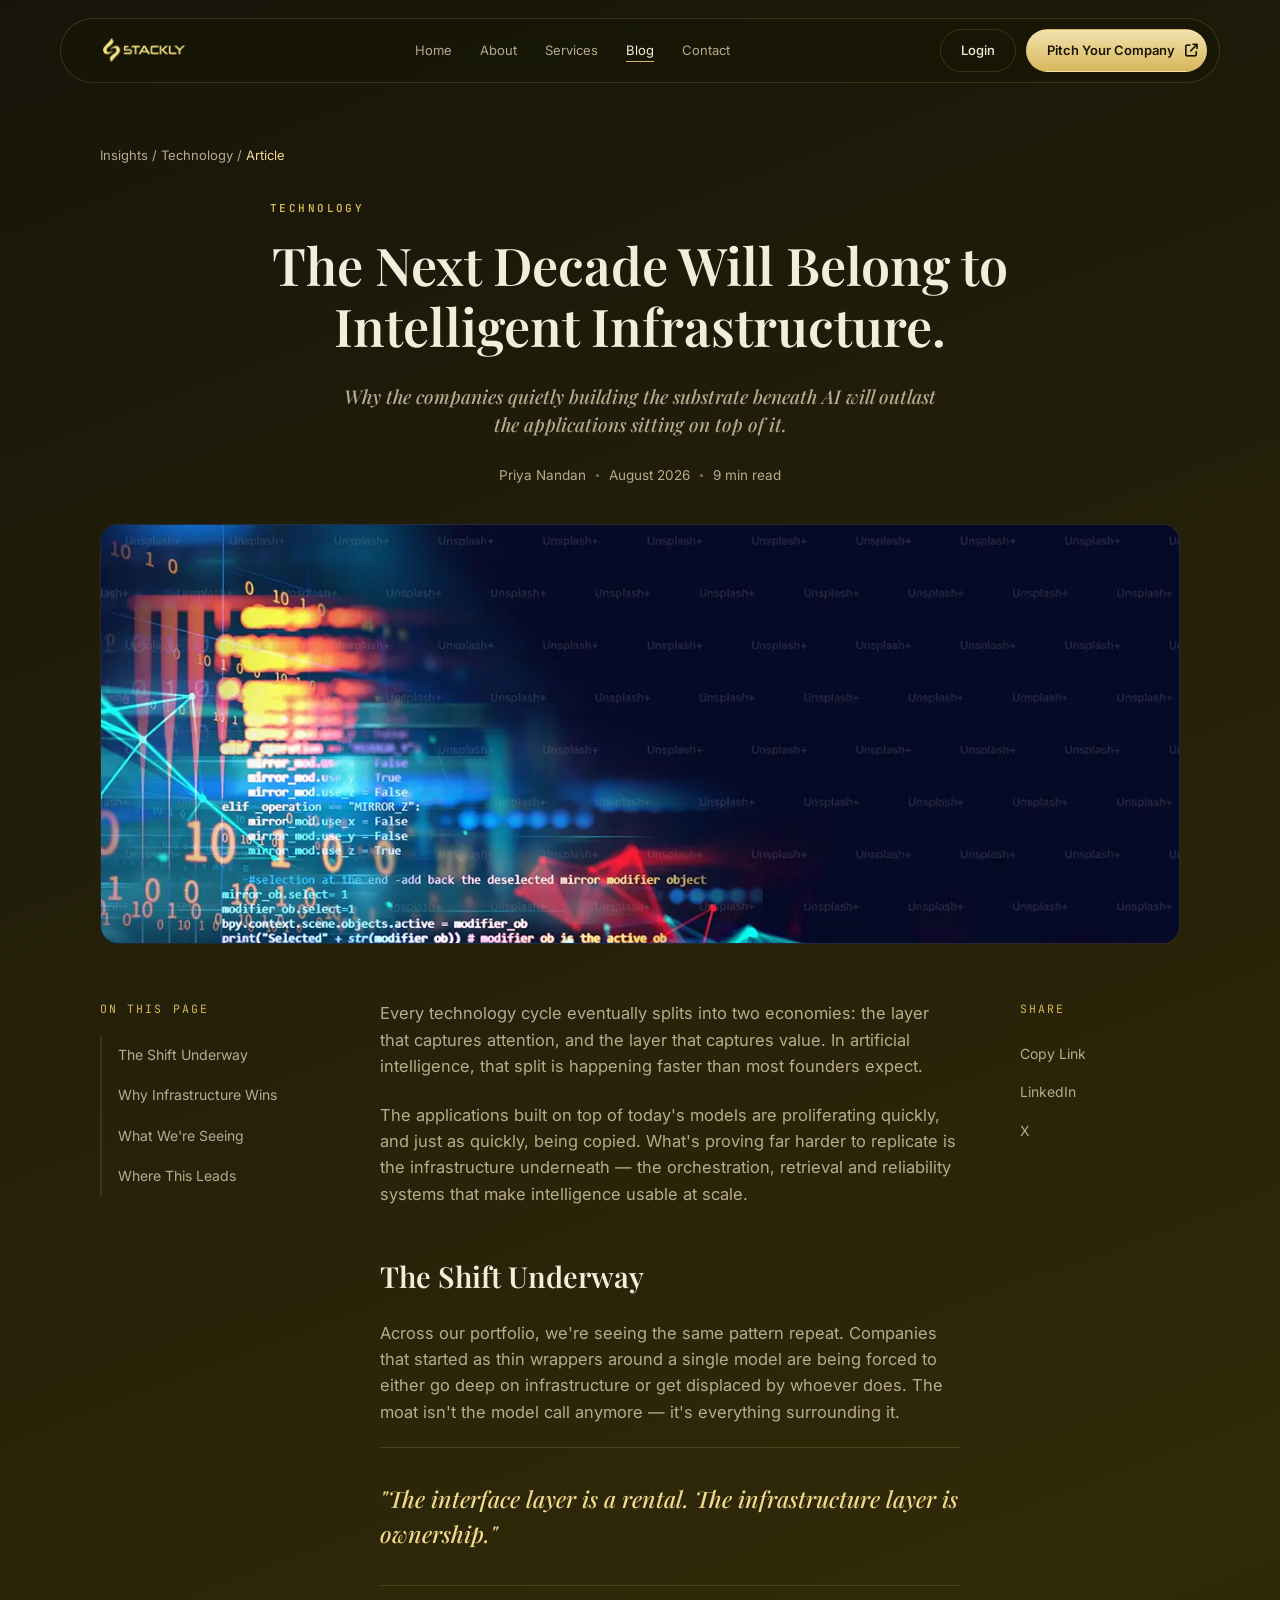
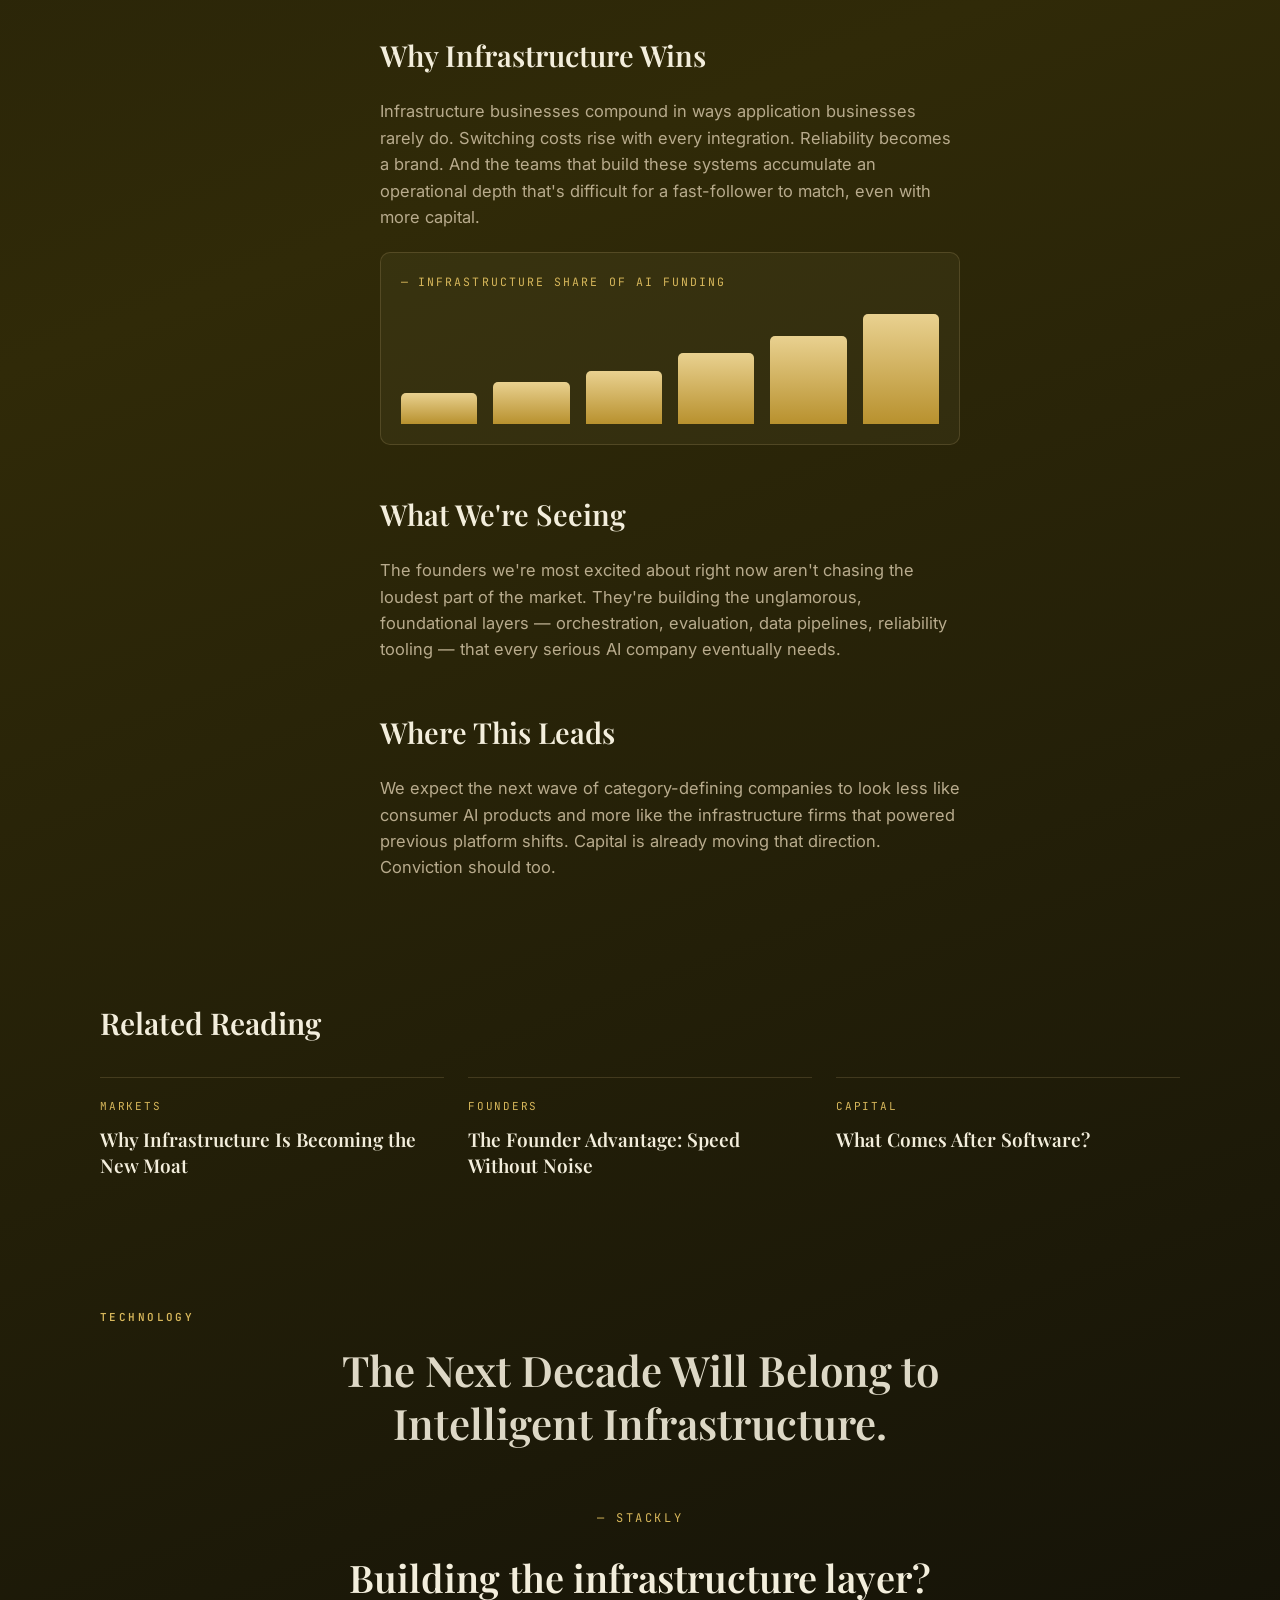
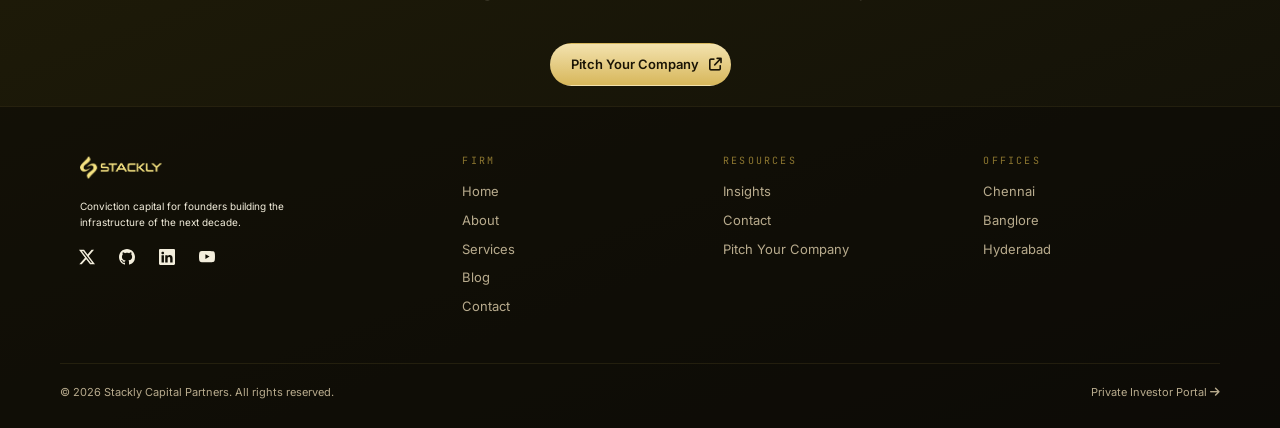
<file: blog.html>
<!DOCTYPE html>
<html lang="en">
<head>
<meta charset="UTF-8">
<meta name="viewport" content="width=device-width, initial-scale=1.0">
<title>The Next Decade Will Belong to Intelligent Infrastructure. — Stackly</title>
<link rel="preconnect" href="https://fonts.googleapis.com">
<link href="https://fonts.googleapis.com/css2?family=Playfair+Display:ital,wght@0,500;0,600;0,700;1,500;1,600&family=Inter:wght@400;500;600&family=JetBrains+Mono:wght@400;500&display=swap" rel="stylesheet">
<link rel="stylesheet" href="./styles.css">
<link rel="stylesheet" href="https://cdnjs.cloudflare.com/ajax/libs/font-awesome/6.5.1/css/all.min.css" />
</head>
<body>

<div>  <header class="nav-wrap">
        <button class="mobile-close-btn" id="mobileCloseBtn" aria-label="Close menu"><i class="fa-solid fa-xmark"></i></button>
       <nav class="nav">
        <a class="logo" href="index.html">
<img
  src="./assets/logo-dark.webp"
  class="logo-dark"
  alt="Stackly logo"
  width="122"
  height="29"
/>        </a>
        <ul class="nav-links">
          <div class="mobile-nav-logo">
          <a class="logo" href="./index.html">
<img
  src="./assets/logo-dark.webp"
  class="logo-dark"
  alt="Stackly logo"
  width="122"
  height="29"
/>        </a>
        </div>
          <li><a  href="./index.html">Home</a></li>
          <li><a href="./about.html">About</a></li>
          <li><a href="./services.html">Services</a></li>
          <li><a class="active"href="./blog.html">Blog</a></li>
          <li><a href="./contact.html">Contact</a></li>
        </ul>
        <button class="hamburger-btn" id="hamburgerBtn" aria-label="Menu">
          <span class="hamburger-open"><i class="fa-solid fa-bars"></i></span>
          <span class="hamburger-close"><i class="fa-solid fa-xmark"></i></span>
        </button>
        <div class="nav-actions">
          <a class="btn btn-ghost" href="./login.html">Login</a>
    <a href="./register.html" class="btn btn-gold">Pitch Your Company <span class="arrow"><i class="fa-solid fa-arrow-up-right-from-square"></i></span></a>
        </div>
      </nav>
    </header>

  <div class="breadcrumb">Insights / Technology / <span class="current">Article</span></div>

  <div class="article-head">
    <div class="eyebrow">Technology</div>
    <h1 class="title">The Next Decade Will Belong to Intelligent Infrastructure.</h1>
    <p class="dek">Why the companies quietly building the substrate beneath AI will outlast the applications sitting on top of it.</p>
    <div class="meta">
      <span>Priya Nandan</span><span class="dot"></span>
      <span>August 2026</span><span class="dot"></span>
      <span>9 min read</span>
    </div>
  </div>

  <div class="hero-figure">
    <div class="hero-media" id="heroMedia">
      <!-- <canvas id="heroCanvas"></canvas> -->
       <img src="./assets/Blog-img.webp">
      <div class="code-overlay" id="codeOverlay"></div>
      <div class="wm-grid" id="wmGrid"></div>
    </div>
  </div>

  <div class="article-body">
    <aside class="toc">
      <div class="rail-label">On This Page</div>
      <ul>
        <li><a href="#shift" class="toc-link">The Shift Underway</a></li>
        <li><a href="#wins" class="toc-link">Why Infrastructure Wins</a></li>
        <li><a href="#seeing" class="toc-link">What We're Seeing</a></li>
        <li><a href="#leads" class="toc-link">Where This Leads</a></li>
      </ul>
    </aside>

    <div class="content">
      <p>Every technology cycle eventually splits into two economies: the layer that captures attention, and the layer that captures value. In artificial intelligence, that split is happening faster than most founders expect.</p>
      <p>The applications built on top of today's models are proliferating quickly, and just as quickly, being copied. What's proving far harder to replicate is the infrastructure underneath — the orchestration, retrieval and reliability systems that make intelligence usable at scale.</p>

      <h2 id="shift">The Shift Underway</h2>
      <p>Across our portfolio, we're seeing the same pattern repeat. Companies that started as thin wrappers around a single model are being forced to either go deep on infrastructure or get displaced by whoever does. The moat isn't the model call anymore — it's everything surrounding it.</p>

      <blockquote>"The interface layer is a rental. The infrastructure layer is ownership."</blockquote>

      <h2 id="wins">Why Infrastructure Wins</h2>
      <p>Infrastructure businesses compound in ways application businesses rarely do. Switching costs rise with every integration. Reliability becomes a brand. And the teams that build these systems accumulate an operational depth that's difficult for a fast-follower to match, even with more capital.</p>

      <div class="stat-card">
        <div class="rail-label">Infrastructure Share of AI Funding</div>
        <div class="bars">
          <div class="bar" style="height:28%"></div>
          <div class="bar" style="height:38%"></div>
          <div class="bar" style="height:48%"></div>
          <div class="bar" style="height:64%"></div>
          <div class="bar" style="height:80%"></div>
          <div class="bar" style="height:100%"></div>
        </div>
      </div>

      <h2 id="seeing">What We're Seeing</h2>
      <p>The founders we're most excited about right now aren't chasing the loudest part of the market. They're building the unglamorous, foundational layers — orchestration, evaluation, data pipelines, reliability tooling — that every serious AI company eventually needs.</p>

      <h2 id="leads">Where This Leads</h2>
      <p>We expect the next wave of category-defining companies to look less like consumer AI products and more like the infrastructure firms that powered previous platform shifts. Capital is already moving that direction. Conviction should too.</p>
    </div>

    <aside class="share">
      <div class="rail-label">Share</div>
      <a href="#" id="copyLink">Copy Link</a>
      <a href="#">LinkedIn</a>
      <a href="#">X</a>
    </aside>
  </div>

  <section class="related">
    <h3>Related Reading</h3>
    <div class="related-grid">
      <a class="related-card" href="#">
        <span class="tag">Markets</span>
        <h4>Why Infrastructure Is Becoming the New Moat</h4>
      </a>
      <a class="related-card" href="#">
        <span class="tag">Founders</span>
        <h4>The Founder Advantage: Speed Without Noise</h4>
      </a>
      <a class="related-card" href="#">
        <span class="tag">Capital</span>
        <h4>What Comes After Software?</h4>
      </a>
    </div>
  </section>

  <section class="cta-band">
    <div class="eyebrow">Technology</div>
    <div class="repeat-title">The Next Decade Will Belong to Intelligent Infrastructure.</div>
    <div class="sub-eyebrow">— Stackly</div>
    <h2>Building the infrastructure layer?</h2>
    <a href="./register.html" class="btn btn-gold">Pitch Your Company <span class="arrow"><i class="fa-solid fa-arrow-up-right-from-square"></i></span></a>
  </section>

  <footer class="footer">
    <div class="wrap footer-grid">
      <div> <a class="logo" href="index.html">
          <img src="./assets/logo-dark.webp" class="logo-dark" alt="Stackly logo" width="122" height="29" />
        </a>
        <p style="margin-top: 1rem; max-width: 34ch; font-size: 10px; margin-left: 20px;">
          Conviction capital for founders building the infrastructure of the next decade.
        </p>
        <div class="footer-socials">
            <a href="404.html" class="footer-social-link" aria-label="Twitter">
              <span class="material-symbols-outlined"><svg xmlns="http://www.w3.org/2000/svg" width="16" height="16" fill="currentColor" class="bi bi-twitter-x" viewBox="0 0 16 16">
  <path d="M12.6.75h2.454l-5.36 6.142L16 15.25h-4.937l-3.867-5.07-4.425 5.07H.316l5.733-6.57L0 .75h5.063l3.495 4.633L12.601.75Zm-.86 13.028h1.36L4.323 2.145H2.865z"/>
</svg></span>
            </a>
            <a href="404.html" class="footer-social-link" aria-label="GitHub">
              <span class="material-symbols-outlined"><svg xmlns="http://www.w3.org/2000/svg" width="16" height="16" fill="currentColor" class="bi bi-github" viewBox="0 0 16 16">
  <path d="M8 0C3.58 0 0 3.58 0 8c0 3.54 2.29 6.53 5.47 7.59.4.07.55-.17.55-.38 0-.19-.01-.82-.01-1.49-2.01.37-2.53-.49-2.69-.94-.09-.23-.48-.94-.82-1.13-.28-.15-.68-.52-.01-.53.63-.01 1.08.58 1.23.82.72 1.21 1.87.87 2.33.66.07-.52.28-.87.51-1.07-1.78-.2-3.64-.89-3.64-3.95 0-.87.31-1.59.82-2.15-.08-.2-.36-1.02.08-2.12 0 0 .67-.21 2.2.82.64-.18 1.32-.27 2-.27s1.36.09 2 .27c1.53-1.04 2.2-.82 2.2-.82.44 1.1.16 1.92.08 2.12.51.56.82 1.27.82 2.15 0 3.07-1.87 3.75-3.65 3.95.29.25.54.73.54 1.48 0 1.07-.01 1.93-.01 2.2 0 .21.15.46.55.38A8.01 8.01 0 0 0 16 8c0-4.42-3.58-8-8-8"/>
</svg></span>
            </a>
            <a href="404.html" class="footer-social-link" aria-label="LinkedIn">
              <span class="material-symbols-outlined"><svg xmlns="http://www.w3.org/2000/svg" width="16" height="16" fill="currentColor" class="bi bi-linkedin" viewBox="0 0 16 16">
  <path d="M0 1.146C0 .513.526 0 1.175 0h13.65C15.474 0 16 .513 16 1.146v13.708c0 .633-.526 1.146-1.175 1.146H1.175C.526 16 0 15.487 0 14.854zm4.943 12.248V6.169H2.542v7.225zm-1.2-8.212c.837 0 1.358-.554 1.358-1.248-.015-.709-.52-1.248-1.342-1.248S2.4 3.226 2.4 3.934c0 .694.521 1.248 1.327 1.248zm4.908 8.212V9.359c0-.216.016-.432.08-.586.173-.431.568-.878 1.232-.878.869 0 1.216.662 1.216 1.634v3.865h2.401V9.25c0-2.22-1.184-3.252-2.764-3.252-1.274 0-1.845.7-2.165 1.193v.025h-.016l.016-.025V6.169h-2.4c.03.678 0 7.225 0 7.225z"/>
</svg></span>
            </a>
            <a href="404.html" class="footer-social-link" aria-label="YouTube">
              <span class="material-symbols-outlined"><svg xmlns="http://www.w3.org/2000/svg" width="16" height="16" fill="currentColor" class="bi bi-youtube" viewBox="0 0 16 16">
  <path d="M8.051 1.999h.089c.822.003 4.987.033 6.11.335a2.01 2.01 0 0 1 1.415 1.42c.101.38.172.883.22 1.402l.01.104.022.26.008.104c.065.914.073 1.77.074 1.957v.075c-.001.194-.01 1.108-.082 2.06l-.008.105-.009.104c-.05.572-.124 1.14-.235 1.558a2.01 2.01 0 0 1-1.415 1.42c-1.16.312-5.569.334-6.18.335h-.142c-.309 0-1.587-.006-2.927-.052l-.17-.006-.087-.004-.171-.007-.171-.007c-1.11-.049-2.167-.128-2.654-.26a2.01 2.01 0 0 1-1.415-1.419c-.111-.417-.185-.986-.235-1.558L.09 9.82l-.008-.104A31 31 0 0 1 0 7.68v-.123c.002-.215.01-.958.064-1.778l.007-.103.003-.052.008-.104.022-.26.01-.104c.048-.519.119-1.023.22-1.402a2.01 2.01 0 0 1 1.415-1.42c.487-.13 1.544-.21 2.654-.26l.17-.007.172-.006.086-.003.171-.007A100 100 0 0 1 7.858 2zM6.4 5.209v4.818l4.157-2.408z"/>
</svg></span>
            </a>
          </div>
      </div>


      <div>
        <p class="label">Firm</p>
        <ul>
          <li><a href="index.html">Home</a></li>
          <li><a href="about.html">About</a></li>
          <li><a href="services.html">Services</a></li>
          <li><a href="blog.html">Blog</a></li>
          <li><a href="contact.html">Contact</a></li>
        </ul>
      </div>
      <div>
        <p class="label">Resources</p>
        <ul>
          <li><a href="404.html">Insights</a></li>
          <li><a href="contact.html">Contact</a></li>
          <li><a href="404.html">Pitch Your Company</a></li>
        </ul>
      </div>
      <div>
        <p class="label">Offices</p>
        <ul>
          <li>Chennai</li>
          <li>Banglore</li>
          <li>Hyderabad</li>
        </ul>
      </div>
    </div>
    <div class="wrap footer-bottom">
      <p>© 2026 Stackly Capital Partners. All rights reserved.</p>
      <a href="404.html">Private Investor Portal <i class="fa-solid fa-arrow-right"></i></a>
    </div>
  </footer>
</div>

<script src="script.js"></script>
<div class="mobile-overlay" id="mobileOverlay"></div>
<script>
  (function() {
    var btn = document.getElementById('hamburgerBtn');
    var links = document.querySelector('.nav-links');
    var actions = document.querySelector('.nav-actions');
    var overlay = document.getElementById('mobileOverlay');
    var closeBtn = document.getElementById('mobileCloseBtn');

    function toggleMenu(open) {
      var isOpen = open !== undefined ? open : !links.classList.contains('show');
      links.classList.toggle('show', isOpen);
      actions.classList.toggle('show', isOpen);
      overlay.classList.toggle('show', isOpen);
      btn.classList.toggle('is-open', isOpen);
      document.body.classList.toggle('menu-open', isOpen);
    }

    btn.addEventListener('click', function() { toggleMenu(); });
    if (closeBtn) closeBtn.addEventListener('click', function() { toggleMenu(false); });
    overlay.addEventListener('click', function() { toggleMenu(false); });
  })();
</script>

</body>
</html>
</file>
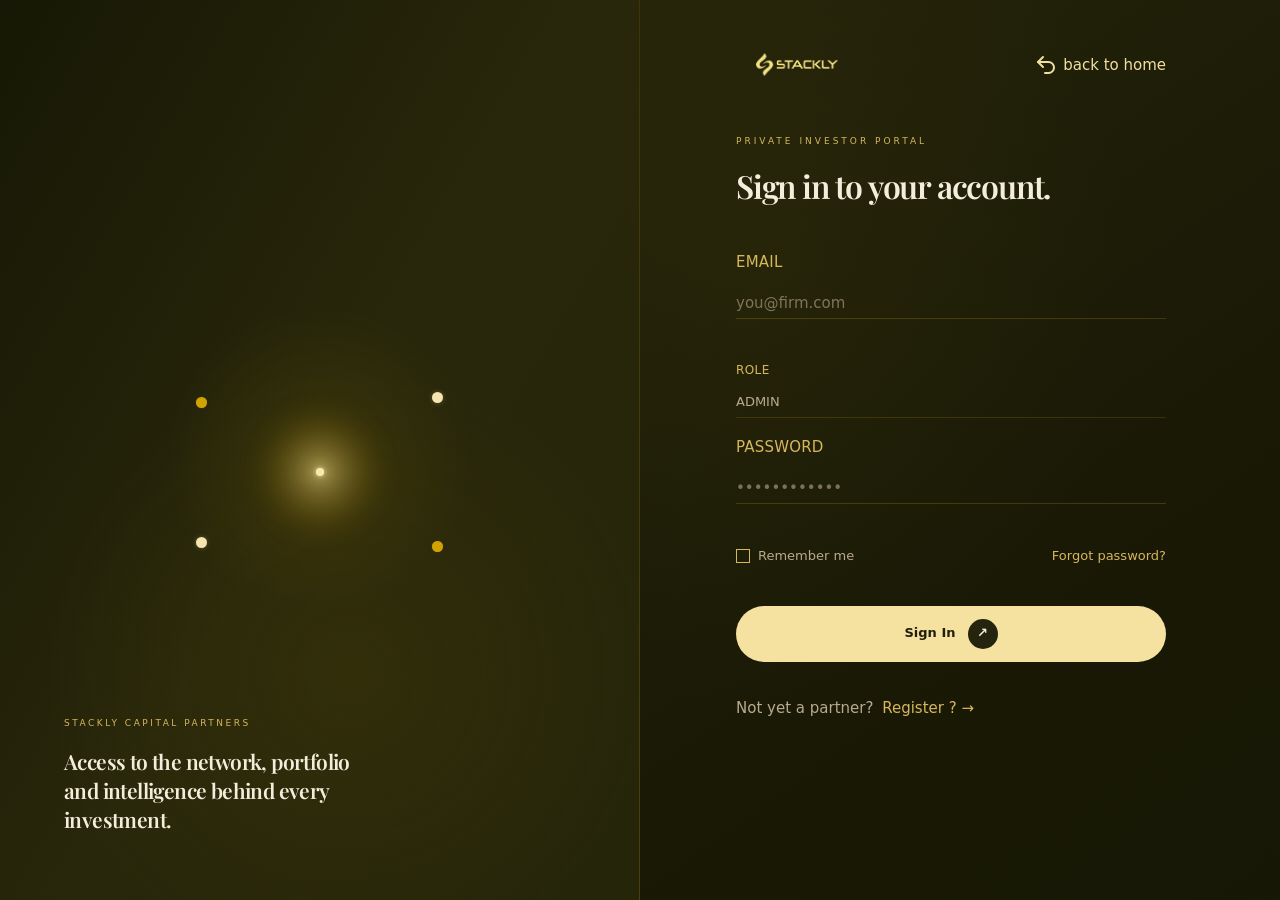
<file: login.html>
<!DOCTYPE html>
<html lang="en">
<head>
    <meta charset="UTF-8">
    <meta name="viewport" content="width=device-width, initial-scale=1.0">

    <title>Sign In | STACKLY</title>

    <!-- Fonts -->
    <link rel="preconnect" href="https://fonts.googleapis.com">
    <link rel="preconnect" href="https://fonts.gstatic.com" crossorigin>

    <link
        href="https://fonts.googleapis.com/css2?family=DM+Sans:wght@400;500;600&family=Playfair+Display:wght@500;600;700&display=swap"
        rel="stylesheet"
    >

    <link rel="stylesheet" href="styles.css">
</head>

<body>

    <div class="login-page">


        <!-- =================================================
             LEFT SIDE
        ================================================== -->

        <section class="login-visual">

            <!-- Decorative glow -->
            <div class="visual-glow"></div>


            <!-- Network graphic -->

            <div class="network">

    <span class="network-line network-line-1"></span>
    <span class="network-line network-line-2"></span>
    <span class="network-line network-line-3"></span>
    <span class="network-line network-line-4"></span>

    <span class="network-node node-1"></span>
    <span class="network-node node-2"></span>
    <span class="network-node node-3"></span>
    <span class="network-node node-4"></span>

    <span class="network-center"></span>

</div>


            <!-- Left bottom content -->

            <div class="visual-content">

                <div class="visual-label">
                    STACKLY CAPITAL PARTNERS
                </div>

                <h2>
                    Access to the network, portfolio<br>
                    and intelligence behind every<br>
                    investment.
                </h2>

            </div>

        </section>



        <!-- =================================================
             RIGHT SIDE
        ================================================== -->

        <section class="login-panel">

            <div class="login-content">


                <!-- Logo -->

                <a href="#" class="login-logo" style="display: flex; justify-content: space-between;">

                    <img  class="logo-dark" src="./assets/logo-dark.webp" alt="Stackly logo" width="122" height="29">

                    <p style="display: flex; gap: 5px; " onclick="window.location.href='./index.html'"><svg xmlns="http://www.w3.org/2000/svg" width="24" height="24" viewBox="0 0 24 24" fill="none" stroke="currentColor" stroke-width="2" stroke-linecap="round" stroke-linejoin="round" class="lucide lucide-undo2-icon lucide-undo-2"><path d="M9 14 4 9l5-5"/><path d="M4 9h10.5a5.5 5.5 0 0 1 5.5 5.5a5.5 5.5 0 0 1-5.5 5.5H11"/></svg>back to home</p>

                </a>



                <!-- Header -->

                <div class="login-header">

                    <div class="login-label">
                        PRIVATE INVESTOR PORTAL
                    </div>

                    <h1>
                        Sign in to your account.
                    </h1>

                </div>



                <!-- FORM -->

                <form
                    id="loginForm"
                    class="login-form"
                    novalidate>


                    <!-- EMAIL -->

                    <div class="input-group">

                        <label for="email">
                            EMAIL
                        </label>

                        <input
                            type="email"
                            id="email"
                            name="email"
                            placeholder="you@firm.com"
                            autocomplete="email"
                        >

                        <div
                            class="field-error"
                            id="emailError">
                        </div>

                    </div>



                    <!-- ROLE -->

                    <div class="form-field">

                            <label for="stage">
                                ROle
                            </label>

                            <select
                                id="role"
                                name="role">

                                <option value="admin">
                                   ADMIN
                                </option>

                                <option value="user">
                                    USER
                                </option>


                            </select>

                        </div>



                    <!-- PASSWORD -->

                    <div class="input-group password-group">

                        <label for="password">
                            PASSWORD
                        </label>

                        <div class="password-wrapper">

                            <input
                                type="password"
                                id="password"
                                name="password"
                                placeholder="••••••••••••"
                                autocomplete="current-password"
                            >

                            <button
                                type="button"
                                class="password-toggle"
                                id="passwordToggle"
                                aria-label="Show password">
                                ◉
                            </button>

                        </div>

                        <div
                            class="field-error"
                            id="passwordError">
                        </div>

                    </div>



                    <!-- OPTIONS -->

                    <div class="login-options">

                        <label class="remember">

                            <input
                                type="checkbox"
                                id="remember"
                            >

                            <span class="custom-checkbox"></span>

                            <span>
                                Remember me
                            </span>

                        </label>


                        <a
                            href="./404.html"
                            class="forgot-link"
                            id="forgotPassword">
                            Forgot password?
                        </a>

                    </div>



                    <!-- SUBMIT -->

                    <button
                        type="submit"
                        class="signin-btn"
                        id="signinBtn">

                        <span>
                            Sign In
                        </span>

                        <span class="button-icon">
                            ↗
                        </span>

                    </button>


                    <!-- GENERAL ERROR -->

                    <div
                        class="login-message"
                        id="loginMessage">
                    </div>

                </form>



                <!-- ACCESS -->

                <div class="request-access">

                    <span>
                        Not yet a partner?
                    </span>

                    <a href="./register.html">
                        Register ? →
                    </a>

                </div>

            </div>

        </section>

    </div>


    <script src="login.js"></script>

</body>
</html>
</file>
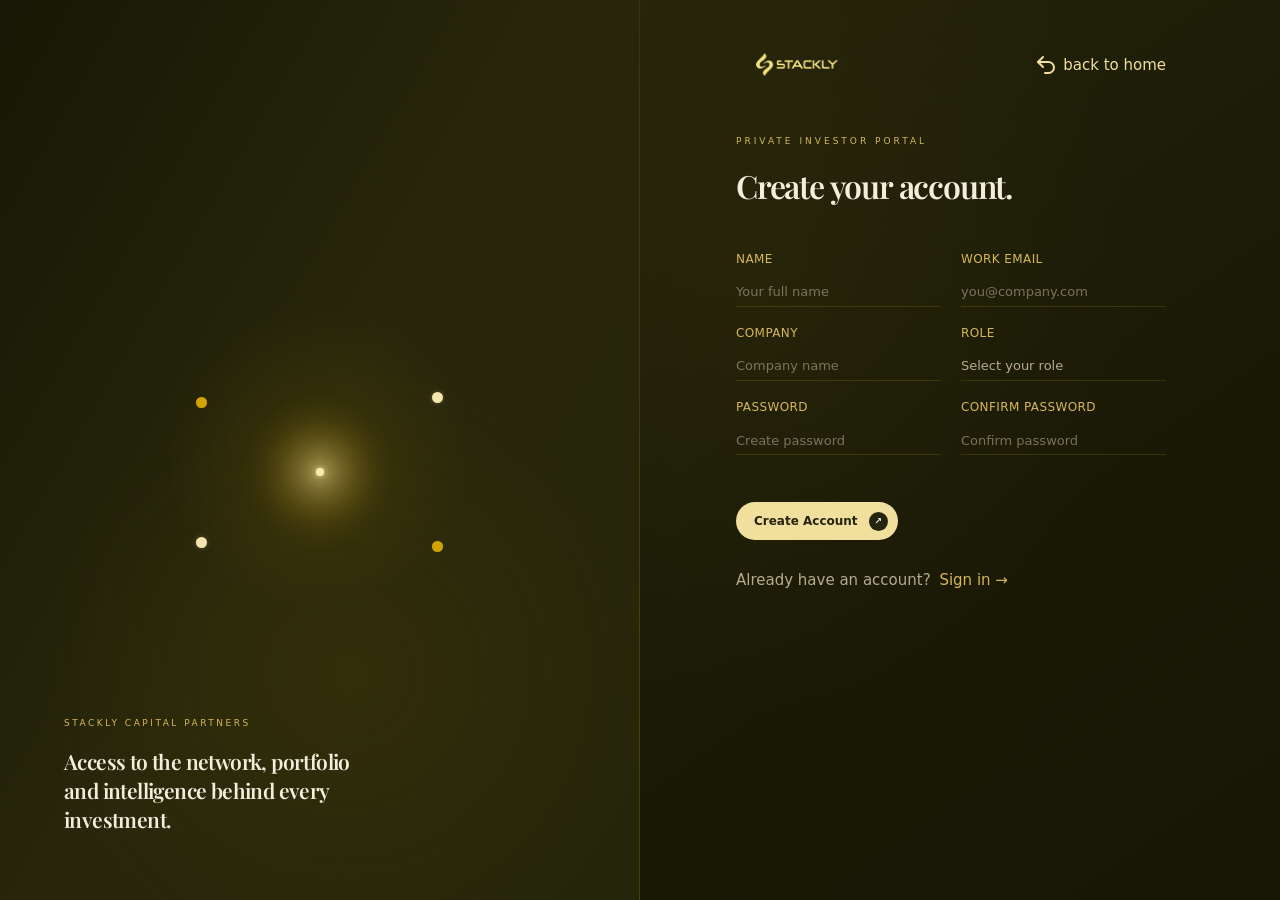
<file: register.html>
<!DOCTYPE html>
<html lang="en">

<head>

    <meta charset="UTF-8">

    <meta
        name="viewport"
        content="width=device-width, initial-scale=1.0">

    <title>Register | STACKLY</title>


    <!-- Fonts -->

    <link
        rel="preconnect"
        href="https://fonts.googleapis.com">

    <link
        rel="preconnect"
        href="https://fonts.gstatic.com"
        crossorigin>

    <link
        href="https://fonts.googleapis.com/css2?family=DM+Sans:wght@400;500;600&family=Playfair+Display:wght@500;600;700&display=swap"
        rel="stylesheet">


    <link
        rel="stylesheet"
        href="./styles.css">

</head>


<body>

<div class="login-page">


    <!-- =====================================================
         LEFT SIDE
    ====================================================== -->

    <section class="login-visual">

        <div class="visual-glow"></div>


        <!-- NETWORK -->

        <div class="network">

            <span class="network-line network-line-1"></span>
            <span class="network-line network-line-2"></span>
            <span class="network-line network-line-3"></span>
            <span class="network-line network-line-4"></span>

            <span class="network-node node-1"></span>
            <span class="network-node node-2"></span>
            <span class="network-node node-3"></span>
            <span class="network-node node-4"></span>

            <span class="network-center"></span>

        </div>


        <!-- LEFT CONTENT -->

        <div class="visual-content">

            <div class="visual-label">
                STACKLY CAPITAL PARTNERS
            </div>

            <h2>
                Access to the network, portfolio<br>
                and intelligence behind every<br>
                investment.
            </h2>

        </div>

    </section>



    <!-- =====================================================
         RIGHT SIDE
    ====================================================== -->

    <section class="login-panel">

        <div class="login-content">


            <!-- LOGO -->

            <a href="#" class="login-logo" style="display: flex; justify-content: space-between;">

                    <img  class="logo-dark" src="./assets/logo-dark.webp" alt="Stackly logo" width="122" height="29">

                    <p style="display: flex; gap: 5px; " onclick="window.location.href='./index.html'"><svg xmlns="http://www.w3.org/2000/svg" width="24" height="24" viewBox="0 0 24 24" fill="none" stroke="currentColor" stroke-width="2" stroke-linecap="round" stroke-linejoin="round" class="lucide lucide-undo2-icon lucide-undo-2"><path d="M9 14 4 9l5-5"/><path d="M4 9h10.5a5.5 5.5 0 0 1 5.5 5.5a5.5 5.5 0 0 1-5.5 5.5H11"/></svg>back to home</p>

                </a>



            <!-- HEADER -->

            <div class="login-header">

                <div class="login-label">
                    PRIVATE INVESTOR PORTAL
                </div>

                <h1>
                    Create your account.
                </h1>

            </div>



            <!-- =================================================
                 REGISTER FORM
            ================================================== -->

            <form
                id="registerForm"
                class="contact-form-register"
                novalidate>


                <!-- NAME + EMAIL -->

                <div class="form-row">

                    <div class="form-field">

                        <label for="name">
                            NAME
                        </label>

                        <input
                            type="text"
                            id="name"
                            name="name"
                            placeholder="Your full name"
                            autocomplete="name">

                        <span
                            class="field-error"
                            id="nameError">
                        </span>

                    </div>


                    <div class="form-field">

                        <label for="email">
                            WORK EMAIL
                        </label>

                        <input
                            type="email"
                            id="email"
                            name="email"
                            placeholder="you@company.com"
                            autocomplete="email">

                        <span
                            class="field-error"
                            id="emailError">
                        </span>

                    </div>

                </div>



                <!-- COMPANY + ROLE -->

                <div class="form-row">

                    <div class="form-field">

                        <label for="company">
                            COMPANY
                        </label>

                        <input
                            type="text"
                            id="company"
                            name="company"
                            placeholder="Company name"
                            autocomplete="organization">

                        <span
                            class="field-error"
                            id="companyError">
                        </span>

                    </div>


                    <div class="form-field">

                        <label for="role">
                            ROLE
                        </label>

                        <select
                            id="role"
                            name="role">

                            <option value="">
                                Select your role
                            </option>

                            <option value="user">
                                User
                            </option>

                            <option value="admin">
                                Admin
                            </option>

                

                        </select>

                        <span
                            class="field-error"
                            id="roleError">
                        </span>

                    </div>

                </div>



                <!-- PASSWORD + CONFIRM PASSWORD -->

                <div class="form-row">

                    <div class="form-field">

                        <label for="password">
                            PASSWORD
                        </label>

                        <input
                            type="password"
                            id="password"
                            name="password"
                            placeholder="Create password"
                            autocomplete="new-password">

                        <span
                            class="field-error"
                            id="passwordError">
                        </span>

                    </div>


                    <div class="form-field">

                        <label for="confirmPassword">
                            CONFIRM PASSWORD
                        </label>

                        <input
                            type="password"
                            id="confirmPassword"
                            name="confirmPassword"
                            placeholder="Confirm password"
                            autocomplete="new-password">

                        <span
                            class="field-error"
                            id="confirmPasswordError">
                        </span>

                    </div>

                </div>



                <!-- SUBMIT -->

                <div class="form-submit">

                    <button
                        type="submit"
                        class="conversation-btn"
                        id="registerBtn">

                        <span>
                            Create Account
                        </span>

                        <i>↗</i>

                    </button>

                </div>



                <!-- MESSAGE -->

                <div
                    id="formMessage"
                    class="form-message">
                </div>

            </form>



            <!-- LOGIN -->

            <div class="request-access">

                <span>
                    Already have an account?
                </span>

                <a href="./login.html">
                    Sign in →
                </a>

            </div>

        </div>

    </section>

</div>


<script src="./script.js"></script>

</body>

</html>
</file>
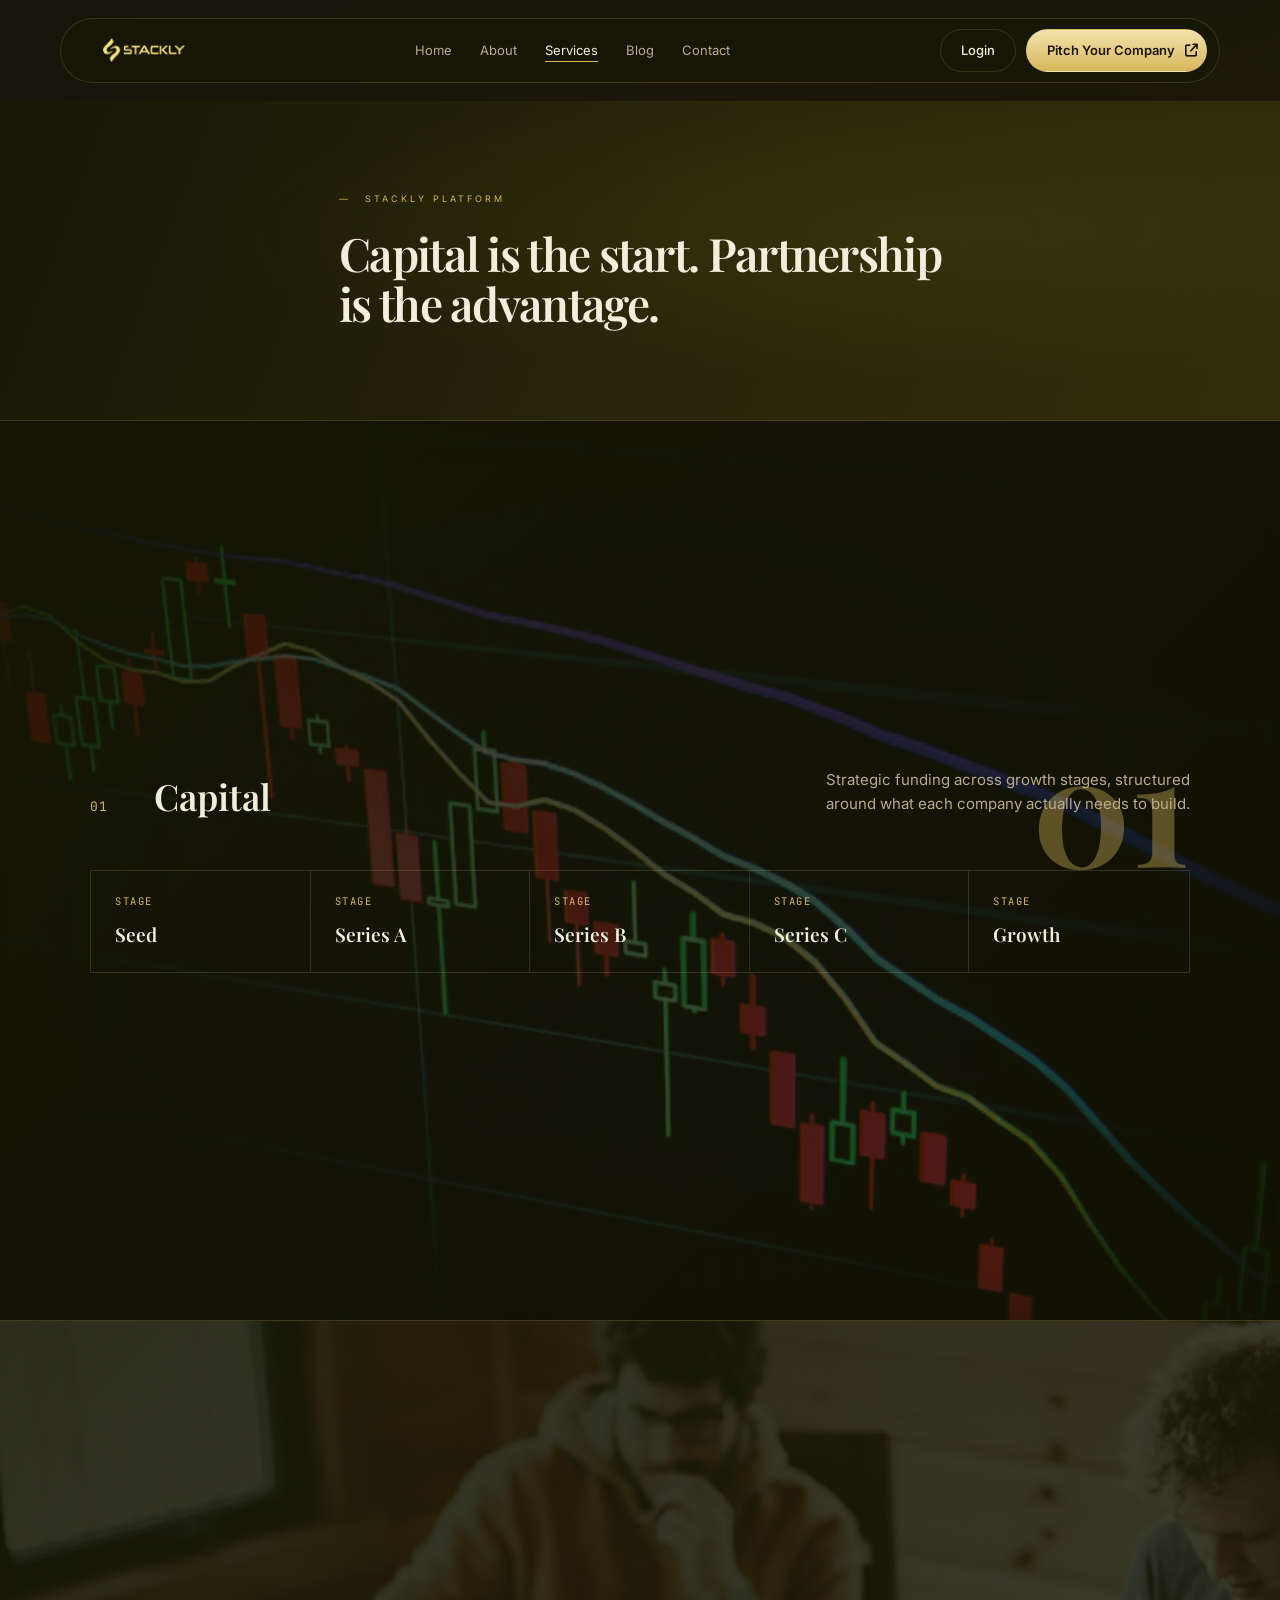
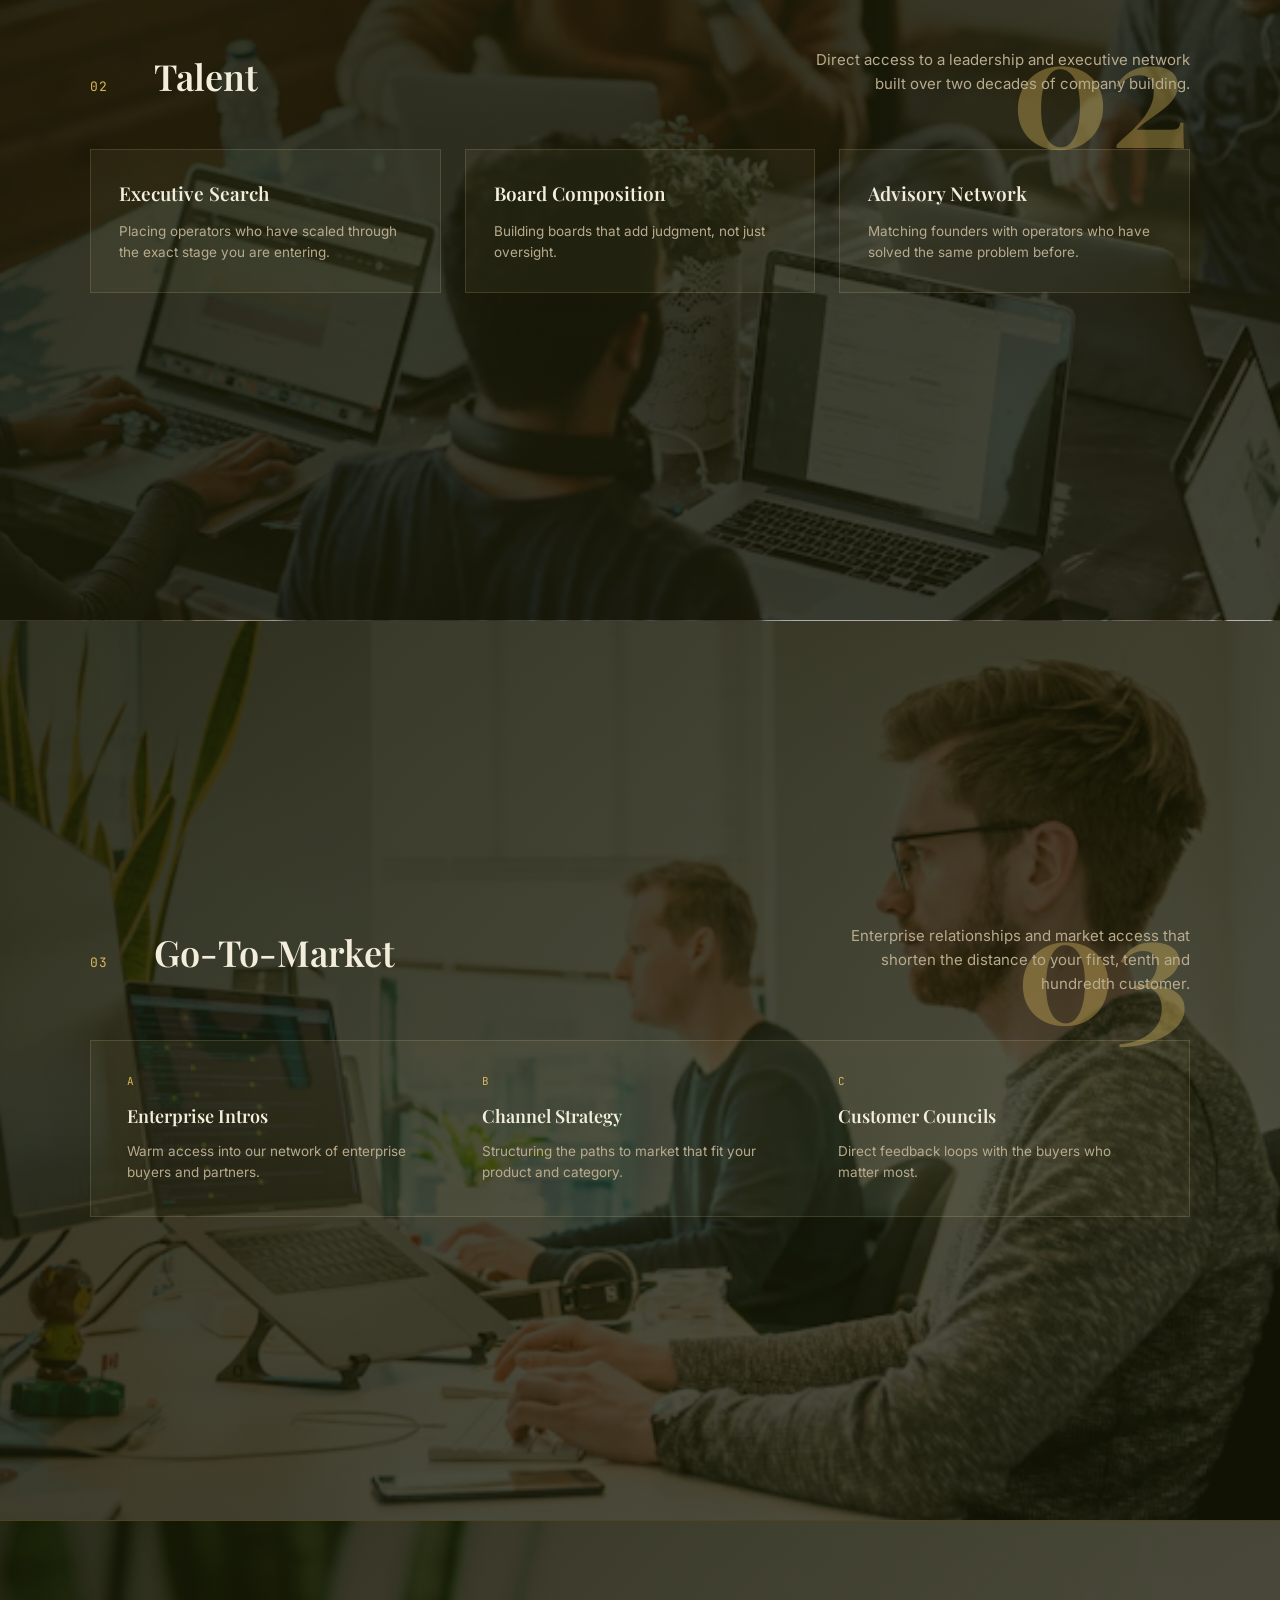
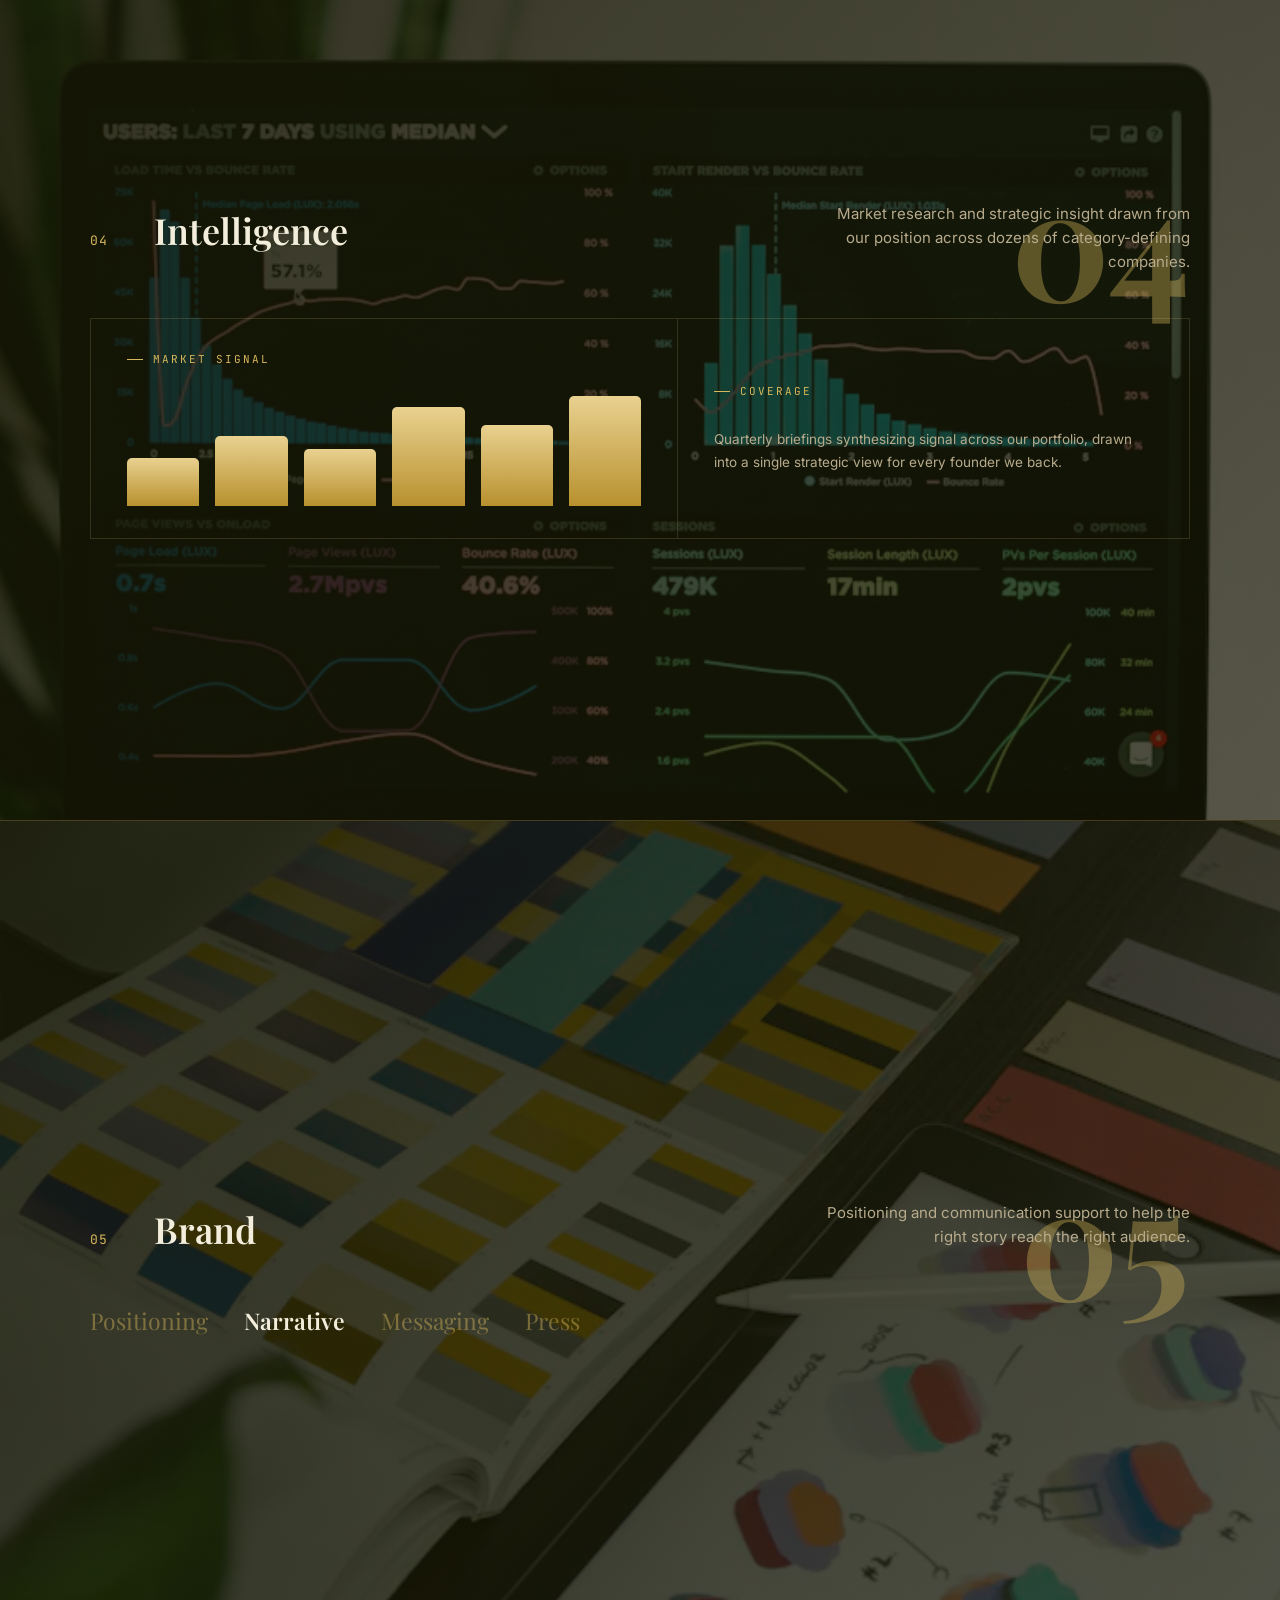
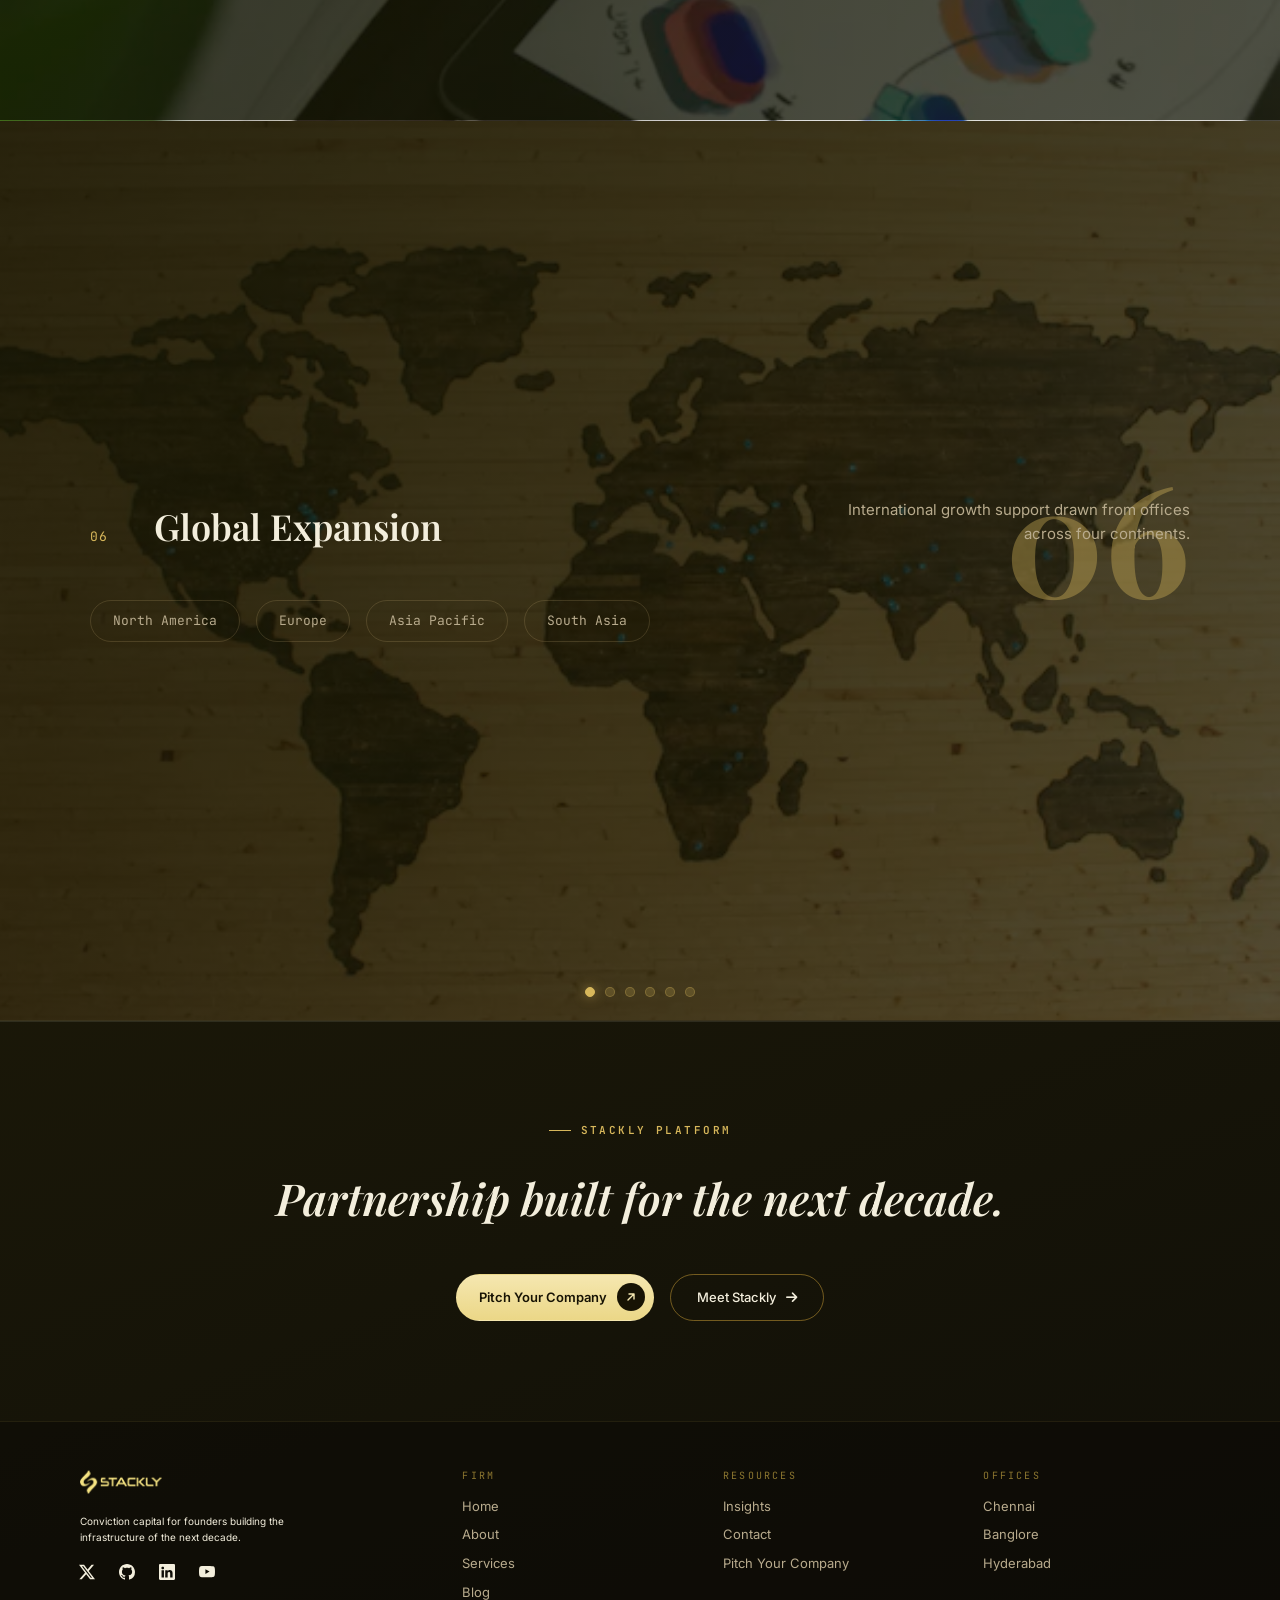
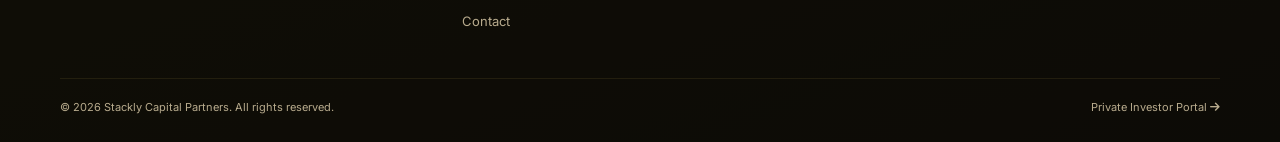
<file: services.html>
<!doctype html>
<html lang="en">
  <head>
    <meta charset="UTF-8" />
    <meta name="viewport" content="width=device-width, initial-scale=1.0" />
    <title>Services | STACKLY</title>
    <link rel="preconnect" href="https://fonts.googleapis.com" />
    <link rel="preconnect" href="https://fonts.gstatic.com" crossorigin />
    <link
      href="https://fonts.googleapis.com/css2?family=DM+Sans:wght@400;500;600&family=Playfair+Display:wght@500;600;700&family=Inter:wght@300;400;500;600&family=JetBrains+Mono:wght@400;500&display=swap"
      rel="stylesheet"
    />
    <link rel="stylesheet" href="./styles.css" />
    <link
      rel="stylesheet"
      href="https://cdnjs.cloudflare.com/ajax/libs/font-awesome/6.5.1/css/all.min.css"
    />
  </head>
  <body>     <header class="nav-wrap">
        <button class="mobile-close-btn" id="mobileCloseBtn" aria-label="Close menu"><i class="fa-solid fa-xmark"></i></button>
       <nav class="nav">
        <a class="logo" href="./index.html"
          ><img
            src="./assets/logo-dark.webp"
            class="logo-dark"
            alt="Stackly"
            width="122"
            height="29"
        /></a>
        <ul class="nav-links">
          <div class="mobile-nav-logo">
          <a class="logo" href="index.html">
<img
  src="./assets/logo-dark.webp"
  class="logo-dark"
  alt="Stackly logo"
  width="122"
  height="29"
/>        </a>
        </div>
          <li><a href="./index.html">Home</a></li>
          <li><a href="./about.html">About</a></li>
          <li><a class="active" href="./services.html">Services</a></li>
          <li><a href="./blog.html">Blog</a></li>
          <li><a href="./contact.html">Contact</a></li>
        </ul>
        <button class="hamburger-btn" id="hamburgerBtn" aria-label="Menu">
          <span class="hamburger-open"><i class="fa-solid fa-bars"></i></span>
          <span class="hamburger-close"><i class="fa-solid fa-xmark"></i></span>
        </button>
        <div class="nav-actions">
          <a class="btn btn-ghost" href="./login.html">Login</a>
    <a href="register.html" class="btn btn-gold">Pitch Your Company <span class="arrow"><i class="fa-solid fa-arrow-up-right-from-square"></i></span></a>
        </div>
      </nav>
    </header>

    <section class="contact-hero">
      <div class="contact-container">
        <div class="contact-label"><span>&mdash;</span> STACKLY PLATFORM</div>
        <h1>Capital is the start. Partnership<br />is the advantage.</h1>
      </div>
    </section>

    <div class="scroll-stack" id="scrollStack">
      <section class="stack-panel" data-index="0" style="background-image: url('./assets/services-capital.webp'); background-size: cover; background-position: center;">
        <div class="stack-inner">
          <div class="stack-number">01</div>
          <div class="stack-content">
            <div class="section-head">
              <div class="section-head-left">
                <span class="section-num">01</span>
                <h2 class="section-title">Capital</h2>
              </div>
              <p class="section-desc">
                Strategic funding across growth stages, structured around what
                each company actually needs to build.
              </p>
            </div>
            <div class="stage-grid">
              <div class="stage-cell">
                <span class="stage-label">STAGE</span
                ><span class="stage-value">Seed</span>
              </div>
              <div class="stage-cell">
                <span class="stage-label">STAGE</span
                ><span class="stage-value">Series A</span>
              </div>
              <div class="stage-cell">
                <span class="stage-label">STAGE</span
                ><span class="stage-value">Series B</span>
              </div>
              <div class="stage-cell">
                <span class="stage-label">STAGE</span
                ><span class="stage-value">Series C</span>
              </div>
              <div class="stage-cell">
                <span class="stage-label">STAGE</span
                ><span class="stage-value">Growth</span>
              </div>
            </div>
          </div>
        </div>
      </section>

      <section class="stack-panel" data-index="1" style="background-image: url('./assets/services-talent.webp'); background-size: cover; background-position: center;">
        <div class="stack-inner">
          <div class="stack-number">02</div>
          <div class="stack-content">
            <div class="section-head">
              <div class="section-head-left">
                <span class="section-num">02</span>
                <h2 class="section-title">Talent</h2>
              </div>
              <p class="section-desc">
                Direct access to a leadership and executive network built over
                two decades of company building.
              </p>
            </div>
            <div class="card-row">
              <div class="info-card">
                <h3>Executive Search</h3>
                <p>
                  Placing operators who have scaled through the exact stage you
                  are entering.
                </p>
              </div>
              <div class="info-card">
                <h3>Board Composition</h3>
                <p>Building boards that add judgment, not just oversight.</p>
              </div>
              <div class="info-card">
                <h3>Advisory Network</h3>
                <p>
                  Matching founders with operators who have solved the same
                  problem before.
                </p>
              </div>
            </div>
          </div>
        </div>
      </section>

      <section class="stack-panel" data-index="2" style="background-image: url('./assets/services-gtm.webp'); background-size: cover; background-position: center;">
        <div class="stack-inner">
          <div class="stack-number">03</div>
          <div class="stack-content">
            <div class="section-head">
              <div class="section-head-left">
                <span class="section-num">03</span>
                <h2 class="section-title">Go-To-Market</h2>
              </div>
              <p class="section-desc">
                Enterprise relationships and market access that shorten the
                distance to your first, tenth and hundredth customer.
              </p>
            </div>
            <div class="gtm-card">
              <div class="gtm-item">
                <span class="letter">A</span>
                <h3>Enterprise Intros</h3>
                <p>
                  Warm access into our network of enterprise buyers and
                  partners.
                </p>
              </div>
              <div class="gtm-item">
                <span class="letter">B</span>
                <h3>Channel Strategy</h3>
                <p>
                  Structuring the paths to market that fit your product and
                  category.
                </p>
              </div>
              <div class="gtm-item">
                <span class="letter">C</span>
                <h3>Customer Councils</h3>
                <p>Direct feedback loops with the buyers who matter most.</p>
              </div>
            </div>
          </div>
        </div>
      </section>

      <section class="stack-panel" data-index="3" style="background-image: url('./assets/services-intelligence.webp'); background-size: cover; background-position: center;">
        <div class="stack-inner">
          <div class="stack-number">04</div>
          <div class="stack-content">
            <div class="section-head">
              <div class="section-head-left">
                <span class="section-num">04</span>
                <h2 class="section-title">Intelligence</h2>
              </div>
              <p class="section-desc">
                Market research and strategic insight drawn from our position
                across dozens of category-defining companies.
              </p>
            </div>
            <div class="intel-card">
              <div class="intel-chart">
                <div class="intel-label">
                  <span class="dash"></span>MARKET SIGNAL
                </div>
                <div class="bars">
                  <div class="bar" style="height: 44%"></div>
                  <div class="bar" style="height: 64%"></div>
                  <div class="bar" style="height: 52%"></div>
                  <div class="bar" style="height: 90%"></div>
                  <div class="bar" style="height: 74%"></div>
                  <div class="bar" style="height: 100%"></div>
                </div>
              </div>
              <div class="intel-coverage">
                <div class="intel-label">
                  <span class="dash"></span>COVERAGE
                </div>
                <p>
                  Quarterly briefings synthesizing signal across our portfolio,
                  drawn into a single strategic view for every founder we back.
                </p>
              </div>
            </div>
          </div>
        </div>
      </section>

      <section class="stack-panel" data-index="4" style="background-image: url('./assets/services-brand.webp'); background-size: cover; background-position: center;">
        <div class="stack-inner">
          <div class="stack-number">05</div>
          <div class="stack-content">
            <div class="section-head">
              <div class="section-head-left">
                <span class="section-num">05</span>
                <h2 class="section-title">Brand</h2>
              </div>
              <p class="section-desc">
                Positioning and communication support to help the right story
                reach the right audience.
              </p>
            </div>
            <div class="brand-tabs">
              <span>Positioning</span><span class="active">Narrative</span
              ><span>Messaging</span><span>Press</span>
            </div>
          </div>
        </div>
      </section>

      <section class="stack-panel" data-index="5" style="background-image: url('./assets/services-global.webp'); background-size: cover; background-position: center;">
        <div class="stack-inner">
          <div class="stack-number">06</div>
          <div class="stack-content">
            <div class="section-head">
              <div class="section-head-left">
                <span class="section-num">06</span>
                <h2 class="section-title">Global Expansion</h2>
              </div>
              <p class="section-desc">
                International growth support drawn from offices across four
                continents.
              </p>
            </div>
            <div class="pill-row">
              <span class="pill">North America</span
              ><span class="pill">Europe</span
              ><span class="pill">Asia Pacific</span
              ><span class="pill">South Asia</span>
            </div>
          </div>
        </div>
      </section>

      <div class="stack-dots">
        <span class="stack-dot active" data-go="0"></span
        ><span class="stack-dot" data-go="1"></span
        ><span class="stack-dot" data-go="2"></span
        ><span class="stack-dot" data-go="3"></span
        ><span class="stack-dot" data-go="4"></span
        ><span class="stack-dot" data-go="5"></span>
      </div>
    </div>

    <section class="services-cta">
      <div class="eyebrow" style="justify-content: center">
        <span class="dash"></span>STACKLY PLATFORM
      </div>
      <h2>Partnership built for the next decade.</h2>
      <div class="cta-actions">
        <a class="btn btn-fill" href="./register.html"
          >Pitch Your Company
          <span class="icon-circle"
            ><svg viewBox="0 0 12 12" fill="none">
              <path
                d="M3 9L9 3M9 3H4M9 3V8"
                stroke="#F5E7B0"
                stroke-width="1.4"
                stroke-linecap="round"
                stroke-linejoin="round"
              /></svg></span></a
        ><a class="btn btn-outline-cta" href="contact.html"
          >Meet Stackly <i class="fa-solid fa-arrow-right"></i
        ></a>
      </div>
    </section>

    <footer class="footer">
    <div class="wrap footer-grid">
      <div> <a class="logo" href="./index.html">
          <img src="./assets/logo-dark.webp" class="logo-dark" alt="Stackly logo" width="122" height="29" />
        </a>
        <p style="margin-top: 1rem; max-width: 34ch; font-size: 10px; margin-left: 20px;">
          Conviction capital for founders building the infrastructure of the next decade.
        </p>
        <div class="footer-socials">
            <a href="404.html" class="footer-social-link" aria-label="Twitter">
              <span class="material-symbols-outlined"><svg xmlns="http://www.w3.org/2000/svg" width="16" height="16" fill="currentColor" class="bi bi-twitter-x" viewBox="0 0 16 16">
  <path d="M12.6.75h2.454l-5.36 6.142L16 15.25h-4.937l-3.867-5.07-4.425 5.07H.316l5.733-6.57L0 .75h5.063l3.495 4.633L12.601.75Zm-.86 13.028h1.36L4.323 2.145H2.865z"/>
</svg></span>
            </a>
            <a href="404.html" class="footer-social-link" aria-label="GitHub">
              <span class="material-symbols-outlined"><svg xmlns="http://www.w3.org/2000/svg" width="16" height="16" fill="currentColor" class="bi bi-github" viewBox="0 0 16 16">
  <path d="M8 0C3.58 0 0 3.58 0 8c0 3.54 2.29 6.53 5.47 7.59.4.07.55-.17.55-.38 0-.19-.01-.82-.01-1.49-2.01.37-2.53-.49-2.69-.94-.09-.23-.48-.94-.82-1.13-.28-.15-.68-.52-.01-.53.63-.01 1.08.58 1.23.82.72 1.21 1.87.87 2.33.66.07-.52.28-.87.51-1.07-1.78-.2-3.64-.89-3.64-3.95 0-.87.31-1.59.82-2.15-.08-.2-.36-1.02.08-2.12 0 0 .67-.21 2.2.82.64-.18 1.32-.27 2-.27s1.36.09 2 .27c1.53-1.04 2.2-.82 2.2-.82.44 1.1.16 1.92.08 2.12.51.56.82 1.27.82 2.15 0 3.07-1.87 3.75-3.65 3.95.29.25.54.73.54 1.48 0 1.07-.01 1.93-.01 2.2 0 .21.15.46.55.38A8.01 8.01 0 0 0 16 8c0-4.42-3.58-8-8-8"/>
</svg></span>
            </a>
            <a href="404.html" class="footer-social-link" aria-label="LinkedIn">
              <span class="material-symbols-outlined"><svg xmlns="http://www.w3.org/2000/svg" width="16" height="16" fill="currentColor" class="bi bi-linkedin" viewBox="0 0 16 16">
  <path d="M0 1.146C0 .513.526 0 1.175 0h13.65C15.474 0 16 .513 16 1.146v13.708c0 .633-.526 1.146-1.175 1.146H1.175C.526 16 0 15.487 0 14.854zm4.943 12.248V6.169H2.542v7.225zm-1.2-8.212c.837 0 1.358-.554 1.358-1.248-.015-.709-.52-1.248-1.342-1.248S2.4 3.226 2.4 3.934c0 .694.521 1.248 1.327 1.248zm4.908 8.212V9.359c0-.216.016-.432.08-.586.173-.431.568-.878 1.232-.878.869 0 1.216.662 1.216 1.634v3.865h2.401V9.25c0-2.22-1.184-3.252-2.764-3.252-1.274 0-1.845.7-2.165 1.193v.025h-.016l.016-.025V6.169h-2.4c.03.678 0 7.225 0 7.225z"/>
</svg></span>
            </a>
            <a href="404.html" class="footer-social-link" aria-label="YouTube">
              <span class="material-symbols-outlined"><svg xmlns="http://www.w3.org/2000/svg" width="16" height="16" fill="currentColor" class="bi bi-youtube" viewBox="0 0 16 16">
  <path d="M8.051 1.999h.089c.822.003 4.987.033 6.11.335a2.01 2.01 0 0 1 1.415 1.42c.101.38.172.883.22 1.402l.01.104.022.26.008.104c.065.914.073 1.77.074 1.957v.075c-.001.194-.01 1.108-.082 2.06l-.008.105-.009.104c-.05.572-.124 1.14-.235 1.558a2.01 2.01 0 0 1-1.415 1.42c-1.16.312-5.569.334-6.18.335h-.142c-.309 0-1.587-.006-2.927-.052l-.17-.006-.087-.004-.171-.007-.171-.007c-1.11-.049-2.167-.128-2.654-.26a2.01 2.01 0 0 1-1.415-1.419c-.111-.417-.185-.986-.235-1.558L.09 9.82l-.008-.104A31 31 0 0 1 0 7.68v-.123c.002-.215.01-.958.064-1.778l.007-.103.003-.052.008-.104.022-.26.01-.104c.048-.519.119-1.023.22-1.402a2.01 2.01 0 0 1 1.415-1.42c.487-.13 1.544-.21 2.654-.26l.17-.007.172-.006.086-.003.171-.007A100 100 0 0 1 7.858 2zM6.4 5.209v4.818l4.157-2.408z"/>
</svg></span>
            </a>
          </div>
      </div>


      <div>
        <p class="label">Firm</p>
        <ul>
          <li><a href="index.html">Home</a></li>
          <li><a href="about.html">About</a></li>
          <li><a href="services.html">Services</a></li>
          <li><a href="blog.html">Blog</a></li>
          <li><a href="contact.html">Contact</a></li>
        </ul>
      </div>
      <div>
        <p class="label">Resources</p>
        <ul>
          <li><a href="404.html">Insights</a></li>
          <li><a href="contact.html">Contact</a></li>
          <li><a href="./register.html">Pitch Your Company</a></li>
        </ul>
      </div>
      <div>
        <p class="label">Offices</p>
        <ul>
          <li>Chennai</li>
          <li>Banglore</li>
          <li>Hyderabad</li>
        </ul>
      </div>
    </div>
    <div class="wrap footer-bottom">
      <p>© 2026 Stackly Capital Partners. All rights reserved.</p>
      <a href="404.html">Private Investor Portal <i class="fa-solid fa-arrow-right"></i></a>
    </div>
  </footer>

    <div class="mobile-overlay" id="mobileOverlay"></div>
    <script>
      (function() {
        var btn = document.getElementById("hamburgerBtn");
        var links = document.querySelector(".nav-links");
        var actions = document.querySelector(".nav-actions");
        var overlay = document.getElementById("mobileOverlay");
        var closeBtn = document.getElementById("mobileCloseBtn");

        function toggleMenu(open) {
          var isOpen = open !== undefined ? open : !links.classList.contains("show");
          links.classList.toggle("show", isOpen);
          actions.classList.toggle("show", isOpen);
          overlay.classList.toggle("show", isOpen);
          btn.classList.toggle("is-open", isOpen);
          document.body.classList.toggle("menu-open", isOpen);
        }

        btn.addEventListener("click", function() { toggleMenu(); });
        if (closeBtn) closeBtn.addEventListener("click", function() { toggleMenu(false); });
        overlay.addEventListener("click", function() { toggleMenu(false); });
      })();
    </script>

    <script>
      (function () {
        var stack = document.getElementById("scrollStack");
        var panels = stack.querySelectorAll(".stack-panel");
        var dots = stack.querySelectorAll(".stack-dot");
        var total = panels.length;

        function updateDots() {
          var scrollY = window.scrollY;
          var vh = window.innerHeight;
          var stackTop = stack.offsetTop;
          var activeIndex = 0;
          for (var i = 0; i < total; i++) {
            var sectionTop = stackTop + i * vh;
            if (scrollY >= sectionTop - vh * 0.5) activeIndex = i;
          }
          dots.forEach(function (d, idx) {
            d.classList.toggle("active", idx === activeIndex);
          });
        }

        dots.forEach(function (dot) {
          dot.addEventListener("click", function () {
            var idx = parseInt(dot.getAttribute("data-go"));
            var targetY = stack.offsetTop + idx * window.innerHeight;
            window.scrollTo({ top: targetY, behavior: "smooth" });
          });
        });

        window.addEventListener("scroll", updateDots, { passive: true });
        updateDots();
      })();
    </script>
  </body>
</html>
</file>
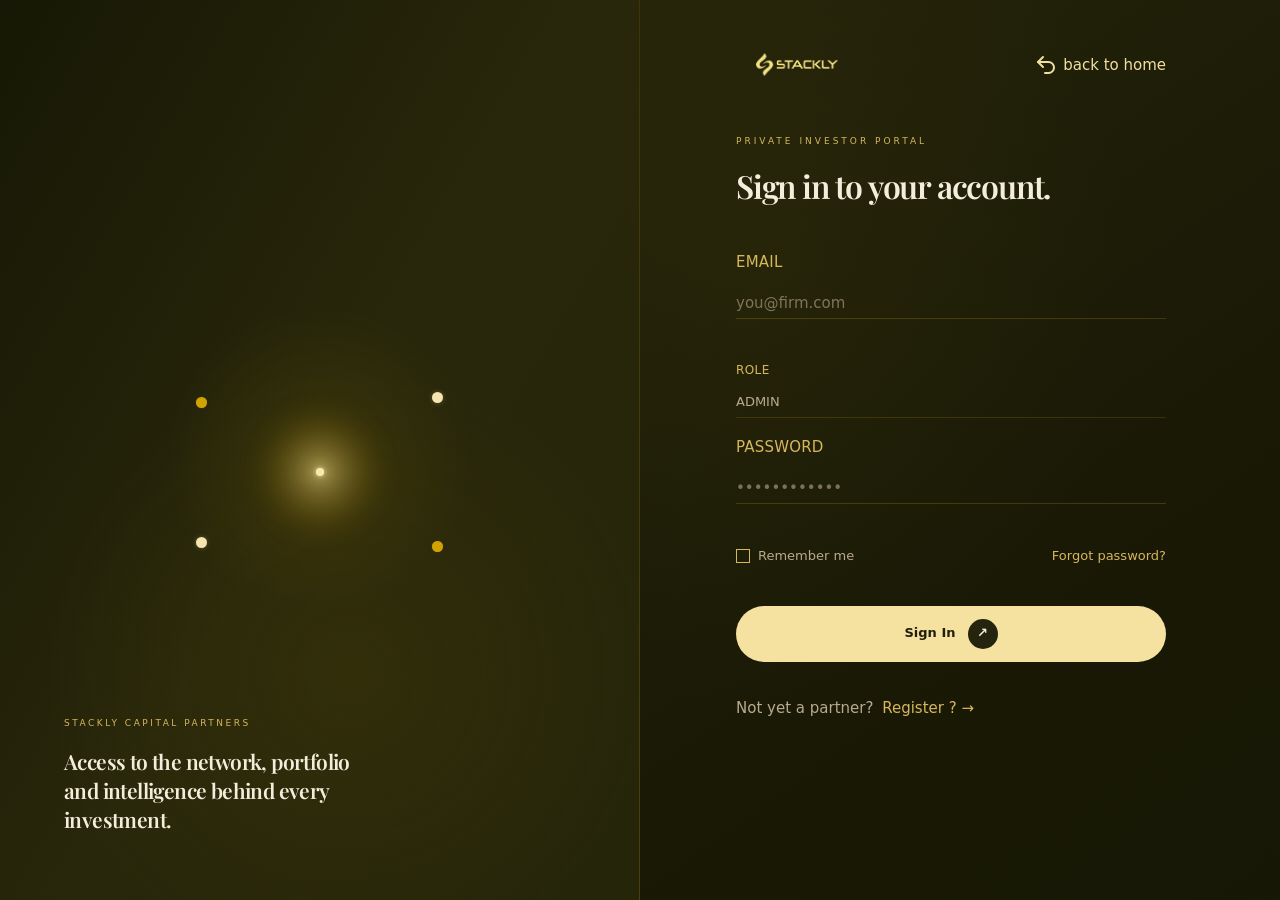
<file: user-dashboard.html>
<!doctype html>
<html lang="en">
<head>
  <meta charset="utf-8" />
  <meta name="viewport" content="width=device-width, initial-scale=1" />
  <title>STACKLY — Dashboard</title>
  <link rel="preconnect" href="https://fonts.googleapis.com" />
  <link rel="preconnect" href="https://fonts.gstatic.com" crossorigin />
  <link href="https://fonts.googleapis.com/css2?family=Playfair+Display:wght@400;600;700&family=Inter:wght@300;400;500;600&family=JetBrains+Mono:wght@400;500&display=swap" rel="stylesheet" />
  <link rel="stylesheet" href="./styles.css" />
  <link rel="stylesheet" href="https://cdnjs.cloudflare.com/ajax/libs/font-awesome/6.5.1/css/all.min.css" />
</head>
<body>
<div class="dash-page">
  <div class="sidebar-overlay" id="sidebarOverlay"></div>

  <aside class="sidebar" id="sidebar">
    <div class="sidebar-logo">
      <a href="#overview"><img src="./assets/logo-dark.webp" alt="Stackly" /></a>
      <span class="role-badge user">User</span>
    </div>
    <nav class="sidebar-nav">
      <div class="sidebar-section-label">Main</div>
      <a class="sidebar-link active" data-tab="overview"><span class="icon"><i class="fa-solid fa-chart-pie"></i></span> Overview</a>
      <a class="sidebar-link" data-tab="portfolio"><span class="icon"><i class="fa-solid fa-briefcase"></i></span> My Portfolio</a>
      <a class="sidebar-link" data-tab="investments"><span class="icon"><i class="fa-solid fa-chart-line"></i></span> Investments</a>
      <div class="sidebar-section-label">Activity</div>
      <a class="sidebar-link" data-tab="activity"><span class="icon"><i class="fa-solid fa-bell"></i></span> Activity</a>
      <a class="sidebar-link" data-tab="events"><span class="icon"><i class="fa-solid fa-calendar-days"></i></span> Events</a>
      <div class="sidebar-section-label">Account</div>
      <a class="sidebar-link" data-tab="profile"><span class="icon"><i class="fa-solid fa-user"></i></span> Profile</a>
    </nav>
    <div class="sidebar-user">
      <div class="sidebar-user-info">
        <div class="sidebar-avatar user-avatar" id="userAvatar">U</div>
        <div>
          <div class="sidebar-user-name" id="userName">User</div>
          <div class="sidebar-user-email" id="userEmail">user@example.com</div>
        </div>
      </div>
      <button class="logout-btn" id="logoutBtn"><span class="icon"><i class="fa-solid fa-right-from-bracket"></i></span> Sign Out</button>
    </div>
  </aside>

  <main class="dash-main">
    <button class="mobile-menu-btn" id="menuBtn"><i class="fa-solid fa-bars"></i></button>

    <!-- ═══════════ OVERVIEW ═══════════ -->
    <section class="dash-tab active" data-tab="overview" id="overview">
      <div class="dash-header">
        <div>
          <h1>Dashboard</h1>
          <p class="welcome-text">Welcome back! Here's your investment overview.</p>
        </div>
        <div class="dash-header-actions">
          <a class="btn btn-ghost" href="#overview"><i class="fa-solid fa-arrow-left"></i> Home</a>
        </div>
      </div>

      <div class="stats-grid">
        <div class="stat-card">
          <div class="stat-label">Total Invested</div>
          <div class="stat-value">$245K</div>
          <div class="stat-change">+12.4% this quarter</div>
        </div>
        <div class="stat-card">
          <div class="stat-label">Portfolio Value</div>
          <div class="stat-value">$312K</div>
          <div class="stat-change">+27.3% all time</div>
        </div>
        <div class="stat-card">
          <div class="stat-label">Active Investments</div>
          <div class="stat-value">5</div>
          <div class="stat-change">Across 3 sectors</div>
        </div>
        <div class="stat-card">
          <div class="stat-label">Avg. Return</div>
          <div class="stat-value">9.4×</div>
          <div class="stat-change">Top decile</div>
        </div>
      </div>

      <div class="dash-grid">
        <div class="dash-card">
          <h3 class="section-title">My Investments</h3>
          <div class="portfolio-item">
            <div class="portfolio-item-left">
              <div class="portfolio-icon nova">N</div>
              <div><div class="portfolio-name">NOVA</div><div class="portfolio-sector">AI Infrastructure</div></div>
            </div>
            <div class="portfolio-item-right"><div class="portfolio-amount">$80,000</div><div class="portfolio-roi positive">+42.5%</div></div>
          </div>
          <div class="portfolio-item">
            <div class="portfolio-item-left">
              <div class="portfolio-icon kora">K</div>
              <div><div class="portfolio-name">KORA</div><div class="portfolio-sector">Financial Infrastructure</div></div>
            </div>
            <div class="portfolio-item-right"><div class="portfolio-amount">$65,000</div><div class="portfolio-roi positive">+28.1%</div></div>
          </div>
          <div class="portfolio-item">
            <div class="portfolio-item-left">
              <div class="portfolio-icon orbit">O</div>
              <div><div class="portfolio-name">ORBIT</div><div class="portfolio-sector">Climate Intelligence</div></div>
            </div>
            <div class="portfolio-item-right"><div class="portfolio-amount">$45,000</div><div class="portfolio-roi positive">+18.7%</div></div>
          </div>
          <div class="portfolio-item">
            <div class="portfolio-item-left">
              <div class="portfolio-icon vanta">V</div>
              <div><div class="portfolio-name">VANTA</div><div class="portfolio-sector">Enterprise Intelligence</div></div>
            </div>
            <div class="portfolio-item-right"><div class="portfolio-amount">$35,000</div><div class="portfolio-roi negative">-3.2%</div></div>
          </div>
          <div class="portfolio-item">
            <div class="portfolio-item-left">
              <div class="portfolio-icon mira">M</div>
              <div><div class="portfolio-name">MIRA</div><div class="portfolio-sector">Future Commerce</div></div>
            </div>
            <div class="portfolio-item-right"><div class="portfolio-amount">$20,000</div><div class="portfolio-roi positive">+8.4%</div></div>
          </div>
        </div>

        <div class="dash-card">
          <h3 class="section-title">Recent Activity</h3>
          <div class="activity-item"><div class="activity-dot green"></div><div><div class="activity-text">NOVA announced Series B extension — your stake valued at $114K</div><div class="activity-time">2 hours ago</div></div></div>
          <div class="activity-item"><div class="activity-dot gold"></div><div><div class="activity-text">Quarterly investor report Q3 2026 is now available</div><div class="activity-time">1 day ago</div></div></div>
          <div class="activity-item"><div class="activity-dot blue"></div><div><div class="activity-text">KORA reached $50M ARR milestone</div><div class="activity-time">3 days ago</div></div></div>
          <div class="activity-item"><div class="activity-dot green"></div><div><div class="activity-text">New investment confirmed in MIRA (Seed round)</div><div class="activity-time">1 week ago</div></div></div>
          <div class="activity-item"><div class="activity-dot gold"></div><div><div class="activity-text">Annual general meeting scheduled for Sep 15</div><div class="activity-time">2 weeks ago</div></div></div>
        </div>
      </div>

      <div class="section-block">
        <h3 class="section-title">Upcoming Events</h3>
        <div class="events-grid">
          <div class="event-card"><div class="event-date">Sep 15, 2026</div><div class="event-title">Annual General Meeting</div><div class="event-desc">Virtual — Review of portfolio performance and strategic outlook for 2027.</div></div>
          <div class="event-card"><div class="event-date">Oct 3, 2026</div><div class="event-title">Founder Meetup</div><div class="event-desc">Bangalore — Connect with NOVA, KORA, and ORBIT founders.</div></div>
          <div class="event-card"><div class="event-date">Nov 12, 2026</div><div class="event-title">Investor Webinar</div><div class="event-desc">Online — Deep dive into AI Infrastructure trends with Stackly Research.</div></div>
        </div>
      </div>
    </section>

    <!-- ═══════════ PORTFOLIO ═══════════ -->
    <section class="dash-tab" data-tab="portfolio">
      <div class="dash-header">
        <div>
          <h1>My Portfolio</h1>
          <p class="welcome-text">Detailed view of your investment portfolio.</p>
        </div>
      </div>

      <div class="stats-grid">
        <div class="stat-card"><div class="stat-label">Total Value</div><div class="stat-value">$312K</div><div class="stat-change">+27.3% all time</div></div>
        <div class="stat-card"><div class="stat-label">Total Invested</div><div class="stat-value">$245K</div><div class="stat-change">5 companies</div></div>
        <div class="stat-card"><div class="stat-label">Best Performer</div><div class="stat-value">NOVA</div><div class="stat-change">+42.5% ROI</div></div>
        <div class="stat-card"><div class="stat-label">Sectors</div><div class="stat-value">4</div><div class="stat-change">Diversified</div></div>
      </div>

      <div class="investments-grid" style="margin-bottom:28px">
        <div class="investment-card">
          <div class="inv-header"><div class="inv-name">NOVA</div><div class="inv-round">Series B</div></div>
          <div class="inv-sector">AI Infrastructure</div>
          <div class="inv-stats">
            <div class="inv-stat"><div class="inv-stat-value">$80K</div><div class="inv-stat-label">Invested</div></div>
            <div class="inv-stat"><div class="inv-stat-value">$114K</div><div class="inv-stat-label">Value</div></div>
            <div class="inv-stat"><div class="inv-stat-value">+42.5%</div><div class="inv-stat-label">ROI</div></div>
          </div>
        </div>
        <div class="investment-card">
          <div class="inv-header"><div class="inv-name">KORA</div><div class="inv-round">Series A</div></div>
          <div class="inv-sector">Financial Infrastructure</div>
          <div class="inv-stats">
            <div class="inv-stat"><div class="inv-stat-value">$65K</div><div class="inv-stat-label">Invested</div></div>
            <div class="inv-stat"><div class="inv-stat-value">$83K</div><div class="inv-stat-label">Value</div></div>
            <div class="inv-stat"><div class="inv-stat-value">+28.1%</div><div class="inv-stat-label">ROI</div></div>
          </div>
        </div>
        <div class="investment-card">
          <div class="inv-header"><div class="inv-name">ORBIT</div><div class="inv-round">Seed</div></div>
          <div class="inv-sector">Climate Intelligence</div>
          <div class="inv-stats">
            <div class="inv-stat"><div class="inv-stat-value">$45K</div><div class="inv-stat-label">Invested</div></div>
            <div class="inv-stat"><div class="inv-stat-value">$53K</div><div class="inv-stat-label">Value</div></div>
            <div class="inv-stat"><div class="inv-stat-value">+18.7%</div><div class="inv-stat-label">ROI</div></div>
          </div>
        </div>
        <div class="investment-card">
          <div class="inv-header"><div class="inv-name">VANTA</div><div class="inv-round">Series C</div></div>
          <div class="inv-sector">Enterprise Intelligence</div>
          <div class="inv-stats">
            <div class="inv-stat"><div class="inv-stat-value">$35K</div><div class="inv-stat-label">Invested</div></div>
            <div class="inv-stat"><div class="inv-stat-value">$34K</div><div class="inv-stat-label">Value</div></div>
            <div class="inv-stat"><div class="inv-stat-value">-3.2%</div><div class="inv-stat-label">ROI</div></div>
          </div>
        </div>
        <div class="investment-card">
          <div class="inv-header"><div class="inv-name">MIRA</div><div class="inv-round">Seed</div></div>
          <div class="inv-sector">Future Commerce</div>
          <div class="inv-stats">
            <div class="inv-stat"><div class="inv-stat-value">$20K</div><div class="inv-stat-label">Invested</div></div>
            <div class="inv-stat"><div class="inv-stat-value">$22K</div><div class="inv-stat-label">Value</div></div>
            <div class="inv-stat"><div class="inv-stat-value">+8.4%</div><div class="inv-stat-label">ROI</div></div>
          </div>
        </div>
      </div>

      <div class="charts-section">
        <div class="chart-card">
          <h3>Allocation by Sector</h3>
          <div class="chart-placeholder">
            <div style="text-align:center">
              <div style="font-size:32px;margin-bottom:8px"><i class="fa-solid fa-chart-pie"></i></div>
              <div style="margin-top:12px;display:flex;gap:16px;justify-content:center;flex-wrap:wrap">
                <span style="font-size:11px;color:var(--muted)"><i class="fa-solid fa-circle" style="font-size:8px"></i> AI 32.7%</span>
                <span style="font-size:11px;color:var(--muted)"><i class="fa-solid fa-circle" style="font-size:8px"></i> Fintech 26.5%</span>
                <span style="font-size:11px;color:var(--muted)"><i class="fa-solid fa-circle" style="font-size:8px"></i> Climate 18.4%</span>
                <span style="font-size:11px;color:var(--muted)"><i class="fa-solid fa-circle" style="font-size:8px"></i> Enterprise 14.3%</span>
                <span style="font-size:11px;color:var(--muted)"><i class="fa-solid fa-circle" style="font-size:8px"></i> Commerce 8.2%</span>
              </div>
            </div>
          </div>
        </div>
        <div class="chart-card">
          <h3>Performance Over Time</h3>
          <div class="chart-placeholder">
            <div style="text-align:center">
              <div style="font-size:32px;margin-bottom:8px"><i class="fa-solid fa-chart-line"></i></div>
              <div style="margin-top:12px;display:flex;gap:8px;align-items:flex-end;justify-content:center;height:80px">
                <div style="width:24px;height:30px;background:var(--gold);border-radius:3px 3px 0 0;opacity:0.4"></div>
                <div style="width:24px;height:45px;background:var(--gold);border-radius:3px 3px 0 0;opacity:0.5"></div>
                <div style="width:24px;height:55px;background:var(--gold);border-radius:3px 3px 0 0;opacity:0.6"></div>
                <div style="width:24px;height:65px;background:var(--gold);border-radius:3px 3px 0 0;opacity:0.7"></div>
                <div style="width:24px;height:80px;background:var(--gold);border-radius:3px 3px 0 0;opacity:0.9"></div>
              </div>
              <div style="margin-top:8px;font-size:10px;color:var(--muted)">Q1 <i class="fa-solid fa-arrow-right"></i> Q3 2026</div>
            </div>
          </div>
        </div>
      </div>
    </section>

    <!-- ═══════════ INVESTMENTS ═══════════ -->
    <section class="dash-tab" data-tab="investments">
      <div class="dash-header">
        <div>
          <h1>Investments</h1>
          <p class="welcome-text">Your complete investment history and details.</p>
        </div>
      </div>

      <div class="section-block">
        <div class="table-wrap">
          <table class="data-table">
            <thead>
              <tr><th>Company</th><th>Sector</th><th>Round</th><th>Amount</th><th>Date</th><th>Current Value</th><th>ROI</th><th>Status</th></tr>
            </thead>
            <tbody>
              <tr><td><strong>NOVA</strong></td><td>AI Infrastructure</td><td>Series B</td><td>$80,000</td><td>Mar 2024</td><td>$114,000</td><td style="color:#6c6">+42.5%</td><td><span class="status-badge active">Active</span></td></tr>
              <tr><td><strong>KORA</strong></td><td>Financial Infrastructure</td><td>Series A</td><td>$65,000</td><td>Jun 2023</td><td>$83,265</td><td style="color:#6c6">+28.1%</td><td><span class="status-badge active">Active</span></td></tr>
              <tr><td><strong>ORBIT</strong></td><td>Climate Intelligence</td><td>Seed</td><td>$45,000</td><td>Jan 2024</td><td>$53,415</td><td style="color:#6c6">+18.7%</td><td><span class="status-badge active">Active</span></td></tr>
              <tr><td><strong>VANTA</strong></td><td>Enterprise Intelligence</td><td>Series C</td><td>$35,000</td><td>Sep 2022</td><td>$33,880</td><td style="color:#e88">-3.2%</td><td><span class="status-badge active">Active</span></td></tr>
              <tr><td><strong>MIRA</strong></td><td>Future Commerce</td><td>Seed</td><td>$20,000</td><td>Jul 2025</td><td>$21,680</td><td style="color:#6c6">+8.4%</td><td><span class="status-badge pending">Pending</span></td></tr>
            </tbody>
          </table>
        </div>
      </div>

      <div class="stats-grid" style="grid-template-columns: repeat(3, 1fr);">
        <div class="stat-card"><div class="stat-label">Total Invested</div><div class="stat-value">$245K</div></div>
        <div class="stat-card"><div class="stat-label">Current Value</div><div class="stat-value">$306K</div></div>
        <div class="stat-card"><div class="stat-label">Overall ROI</div><div class="stat-value" style="color:#6c6">+24.9%</div></div>
      </div>
    </section>

    <!-- ═══════════ ACTIVITY ═══════════ -->
    <section class="dash-tab" data-tab="activity">
      <div class="dash-header">
        <div>
          <h1>Activity</h1>
          <p class="welcome-text">All notifications and updates related to your investments.</p>
        </div>
      </div>

      <div class="section-block">
        <h3 class="section-title" style="color:var(--gold-dim)">Today</h3>
        <div class="dash-card">
          <div class="activity-item"><div class="activity-dot green"></div><div><div class="activity-text"><strong>NOVA</strong> announced Series B extension — your stake valued at $114K</div><div class="activity-time">2 hours ago</div></div></div>
          <div class="activity-item"><div class="activity-dot gold"></div><div><div class="activity-text">Your quarterly report for Q3 2026 is ready to download</div><div class="activity-time">5 hours ago</div></div></div>
        </div>
      </div>

      <div class="section-block">
        <h3 class="section-title" style="color:var(--gold-dim)">This Week</h3>
        <div class="dash-card">
          <div class="activity-item"><div class="activity-dot blue"></div><div><div class="activity-text"><strong>KORA</strong> reached $50M ARR milestone — significant growth indicator</div><div class="activity-time">3 days ago</div></div></div>
          <div class="activity-item"><div class="activity-dot green"></div><div><div class="activity-text">Investment in <strong>MIRA</strong> (Seed round) has been confirmed</div><div class="activity-time">5 days ago</div></div></div>
          <div class="activity-item"><div class="activity-dot gold"></div><div><div class="activity-text">New board meeting minutes available for <strong>NOVA</strong></div><div class="activity-time">6 days ago</div></div></div>
        </div>
      </div>

      <div class="section-block">
        <h3 class="section-title" style="color:var(--gold-dim)">Earlier</h3>
        <div class="dash-card">
          <div class="activity-item"><div class="activity-dot green"></div><div><div class="activity-text">Annual general meeting scheduled for Sep 15 — save the date</div><div class="activity-time">2 weeks ago</div></div></div>
          <div class="activity-item"><div class="activity-dot blue"></div><div><div class="activity-text"><strong>ORBIT</strong> raised additional $5M in bridge financing</div><div class="activity-time">3 weeks ago</div></div></div>
          <div class="activity-item"><div class="activity-dot red"></div><div><div class="activity-text"><strong>VANTA</strong> valuation dropped 3.2% this quarter — review recommended</div><div class="activity-time">3 weeks ago</div></div></div>
          <div class="activity-item"><div class="activity-dot gold"></div><div><div class="activity-text">Your portfolio summary for Q2 2026 has been generated</div><div class="activity-time">1 month ago</div></div></div>
          <div class="activity-item"><div class="activity-dot green"></div><div><div class="activity-text">Welcome to Stackly! Your account has been created successfully</div><div class="activity-time">1 month ago</div></div></div>
        </div>
      </div>
    </section>

    <!-- ═══════════ EVENTS ═══════════ -->
    <section class="dash-tab" data-tab="events">
      <div class="dash-header">
        <div>
          <h1>Events</h1>
          <p class="welcome-text">Upcoming meetings, webinars, and networking events.</p>
        </div>
      </div>

      <div class="section-block">
        <h3 class="section-title" style="color:var(--gold-dim)">Upcoming</h3>
        <div class="events-grid">
          <div class="event-card"><div class="event-date">Sep 15, 2026</div><div class="event-title">Annual General Meeting</div><div class="event-desc">Virtual — Review of portfolio performance and strategic outlook for 2027.</div></div>
          <div class="event-card"><div class="event-date">Oct 3, 2026</div><div class="event-title">Founder Meetup</div><div class="event-desc">Bangalore — Connect with NOVA, KORA, and ORBIT founders.</div></div>
          <div class="event-card"><div class="event-date">Nov 12, 2026</div><div class="event-title">Investor Webinar</div><div class="event-desc">Online — Deep dive into AI Infrastructure trends.</div></div>
          <div class="event-card"><div class="event-date">Dec 5, 2026</div><div class="event-title">Year-End Portfolio Review</div><div class="event-desc">Virtual — Comprehensive review of your portfolio performance for 2026.</div></div>
          <div class="event-card"><div class="event-date">Jan 15, 2027</div><div class="event-title">Q4 2026 Report Launch</div><div class="event-desc">Online — Release of the Q4 2026 quarterly report with 2027 outlook.</div></div>
          <div class="event-card"><div class="event-date">Feb 20, 2027</div><div class="event-title">Stackly Summit 2027</div><div class="event-desc">Hyderabad — Annual flagship event bringing together all founders and investors.</div></div>
        </div>
      </div>

      <div class="section-block">
        <h3 class="section-title" style="color:var(--gold-dim)">Past Events</h3>
        <div class="events-grid">
          <div class="event-card" style="opacity:0.6"><div class="event-date">Jul 20, 2026</div><div class="event-title">Q2 2026 Review</div><div class="event-desc">Virtual — Quarterly review completed. Recording available.</div></div>
          <div class="event-card" style="opacity:0.6"><div class="event-date">May 8, 2026</div><div class="event-title">Founder Demo Day</div><div class="event-desc">Bangalore — Watched presentations from 6 portfolio companies.</div></div>
        </div>
      </div>
    </section>

    <!-- ═══════════ PROFILE ═══════════ -->
    <section class="dash-tab" data-tab="profile">
      <div class="dash-header">
        <div>
          <h1>Profile</h1>
          <p class="welcome-text">Manage your account settings and preferences.</p>
        </div>
      </div>

      <div class="profile-grid">
        <div class="profile-card">
          <h3>Personal Information</h3>
          <div class="profile-field"><label>Full Name</label><input type="text" value="John Investor" /></div>
          <div class="profile-field"><label>Email Address</label><input type="email" id="profileEmail" value="user@example.com" readonly style="opacity:0.6;cursor:not-allowed" /></div>
          <div class="profile-field"><label>Phone Number</label><input type="tel" value="+91 98765 43210" /></div>
          <div class="profile-field"><label>Location</label><input type="text" value="Bangalore, India" /></div>
          <div class="form-actions"><button class="btn btn-gold" onclick="window.location.href='./404.html'">Save Changes</button></div>
        </div>

        <div class="profile-card">
          <h3>Investment Preferences</h3>
          <div class="profile-field"><label>Preferred Sectors</label><select><option selected>AI & Machine Learning</option><option>Fintech</option><option>Climate Tech</option><option>Healthcare</option></select></div>
          <div class="profile-field"><label>Risk Tolerance</label><select><option>Conservative</option><option>Moderate</option><option selected>Aggressive</option></select></div>
          <div class="profile-field"><label>Investment Horizon</label><select><option>Short-term (1-2 years)</option><option selected>Medium-term (3-5 years)</option><option>Long-term (5+ years)</option></select></div>
          <div class="form-actions"><button class="btn btn-gold" onclick="window.location.href='./404.html'">Update Preferences</button></div>
        </div>

        <div class="profile-card">
          <h3>Notifications</h3>
          <div class="setting-row"><div><div class="setting-label">Email Notifications</div><div class="setting-desc">Receive updates via email</div></div><div class="toggle-switch active"></div></div>
          <div class="setting-row"><div><div class="setting-label">Investment Alerts</div><div class="setting-desc">Get notified about portfolio changes</div></div><div class="toggle-switch active"></div></div>
          <div class="setting-row"><div><div class="setting-label">Event Reminders</div><div class="setting-desc">Reminders before upcoming events</div></div><div class="toggle-switch active"></div></div>
          <div class="setting-row"><div><div class="setting-label">Marketing Emails</div><div class="setting-desc">Promotional content and newsletters</div></div><div class="toggle-switch"></div></div>
        </div>

        <div class="profile-card">
          <h3>Account Security</h3>
          <div class="profile-field"><label>Current Password</label><input type="password" placeholder="Enter current password" /></div>
          <div class="profile-field"><label>New Password</label><input type="password" placeholder="Enter new password" /></div>
          <div class="profile-field"><label>Confirm Password</label><input type="password" placeholder="Confirm new password" /></div>
          <div class="form-actions"><button class="btn btn-gold" onclick="window.location.href='./404.html'">Update Password</button></div>
        </div>
      </div>
    </section>
  </main>
</div>

<script src="./dashboard.js"></script>
<script>
  const userData = initDashboard('user');
  if (userData) {
    const profileEmail = document.getElementById('profileEmail');
    if (profileEmail) profileEmail.value = userData.email;
  }
</script>
</body>
</html>
</file>
<file: styles.css>
/* ═══════════════════════════════════════════════════════
   STACKLY — UNIFIED RESPONSIVE CSS
   One file · One background · All devices
   ═══════════════════════════════════════════════════════ */

/* ─────────── VARIABLES ─────────── */

:root {
  --bg: #171805;
  --bg-card: #211f13;
  --gold: #d7b75b;
  --gold-light: #e8d49a;
  --gold-dim: #8d7730;
  --gold-bright: #f0d98c;
  --text: #f3eedc;
  --text-soft: #c2b994;
  --muted: #b8ab8d;
  --card: rgba(255, 236, 186, 0.045);
  --line: rgba(233, 207, 143, 0.16);
  --line-soft: rgba(245, 239, 221, 0.10);
  --radius: 10px;
  --error: #d06946;
  --mono: 'JetBrains Mono', monospace;
  --serif: 'Playfair Display', serif;
  --sans: 'Inter', system-ui, sans-serif;
}

/* ─────────── RESET ─────────── */


*, *::before, *::after { box-sizing: border-box; margin: 0; padding: 0; }
html { scroll-behavior: smooth; overflow-x: clip; }

@media (max-width: 768px) {
  html, body { overflow-x: hidden; width: 100%;
  max-width: 100%; }
}


img,
svg,
video,
canvas {
  max-width: 100%;
}
img { display: block; max-width: 100%; }
a { color: inherit; text-decoration: none; }
ul { list-style: none; }
button, input, select, textarea { font: inherit; }
table { border-collapse: collapse; }

body {
background: linear-gradient(159.37deg, #17150A 0%, #302A08 48%, #0F0E08 100%),
radial-gradient(230.34% 86.73% at 75% 18%, rgba(255, 238, 170, 0.18) 0%, rgba(255, 238, 170, 0) 32%),
radial-gradient(216.58% 81.54% at 15% 75%, rgba(198, 155, 0, 0.22) 0%, rgba(198, 155, 0, 0) 36%),
radial-gradient(209.27% 78.79% at 85% 72%, rgba(255, 238, 170, 0.1) 0%, rgba(255, 238, 170, 0) 28%);
  color: var(--text);
  font-family: var(--sans);
  font-size: 15px;
  line-height: 1.6;
  -webkit-font-smoothing: antialiased;
  -moz-osx-font-smoothing: grayscale;
  min-height: 100vh;
}


.mobile-nav-logo {
  z-index: 50;
}
@media (min-width: 769px) {
  .mobile-nav-logo { display: none; }
}

/* ─────────── UTILITY ─────────── */

.wrap { width: min(1160px, 92vw); margin: 0 auto; }
.label {
  font-family: var(--mono);
  font-size: 10px;
  letter-spacing: 0.22em;
  text-transform: uppercase;
  color: var(--gold-dim);
}
.display {
  font-family: var(--serif);
  font-size: clamp(28px, 3.4vw, 44px);
  font-weight: 600;
  line-height: 1.15;
  letter-spacing: -0.01em;
  margin: 14px 0 18px;
}
.display.center { text-align: center; }
.display.big { font-size: clamp(32px, 5vw, 62px); }
.lede { color: var(--muted); max-width: 46ch; font-size: 14px; }
.lede.center { margin: 10px auto 0; text-align: center; }
.center-col { display: flex; flex-direction: column; align-items: center; }

/* ═══════════════════════════════════════════════════════
   STICKY SCROLL — Services page
   Each section sticks, next slides over it
   After all sections, normal page scroll resumes
   ═══════════════════════════════════════════════════════ */

.scroll-stack {
  position: relative;
}

.stack-panel {
  position: sticky;
  top: 0;
  width: 100%;
  height: 100vh;
  display: flex;
  align-items: center;
  justify-content: center;
  padding: 60px 42px;
  background:
    radial-gradient(circle at 80% 0%, rgba(214, 183, 91, 0.07), transparent 32%),
    radial-gradient(circle at 0% 60%, rgba(214, 183, 91, 0.04), transparent 30%),
    linear-gradient(135deg, #171805 0%, #24250b 45%, #1b1c06 100%);
  border-bottom: 1px solid var(--line);
}

.stack-panel:nth-child(1) { z-index: 1; }
.stack-panel:nth-child(2) { z-index: 2; }
.stack-panel:nth-child(3) { z-index: 3; }
.stack-panel:nth-child(4) { z-index: 4; }
.stack-panel:nth-child(5) { z-index: 5; }
.stack-panel:nth-child(6) { z-index: 6; }

.stack-inner {
  width: 100%;
  max-width: 1100px;
  position: relative;
}

.stack-number {
  position: absolute;
  top: -40px;
  right: 0;
  font-family: var(--serif);
  font-size: clamp(80px, 12vw, 160px);
  font-weight: 700;
  color: rgba(215 183 91 / 38%);
  line-height: 1;
  pointer-events: none;
  user-select: none;
}

.stack-content { position: relative; z-index: 2; }

.stack-panel .section-head {
  display: flex;
  justify-content: space-between;
  align-items: flex-start;
  gap: 40px;
  margin-bottom: 44px;
  flex-wrap: wrap;
}

.stack-panel .section-head-left {
  display: flex;
  align-items: baseline;
  gap: 40px;
}

.stack-panel .section-num {
  font-family: var(--mono);
  font-size: 13px;
  color: var(--gold);
  letter-spacing: 1px;
  min-width: 24px;
}

.stack-panel .section-title {
  font-family: var(--serif);
  font-weight: 600;
  font-size: clamp(24px, 3vw, 36px);
  color: var(--text);
  margin: 0;
}

.stack-panel .section-desc {
  font-size: 15px;
  line-height: 1.6;
  color: var(--muted);
  max-width: 380px;
  text-align: right;
  margin: 0;
}

/* Progress dots */
.stack-dots {
  position: absolute;
  bottom: 24px;
  left: 50%;
  transform: translateX(-50%);
  display: flex;
  gap: 10px;
  z-index: 10;
}

.stack-dot {
  width: 10px;
  height: 10px;
  border-radius: 50%;
  background: rgba(215, 183, 91, 0.2);
  border: 1px solid rgba(215, 183, 91, 0.3);
  cursor: pointer;
  transition: all 0.3s ease;
}

.stack-dot:hover {
  background: rgba(215, 183, 91, 0.4);
}

.stack-dot.active {
  background: var(--gold);
  border-color: var(--gold);
  box-shadow: 0 0 8px rgba(215, 183, 91, 0.4);
}

/* Responsive for scroll-stack sections */
@media (max-width: 1024px) {
  .stack-panel .section-head { flex-direction: column; gap: 16px; }
  .stack-panel .section-desc { text-align: left; max-width: none; }
  .card-row { grid-template-columns: 1fr 1fr; }
  .intel-card { grid-template-columns: 1fr; }
  .intel-chart { border-right: none; border-bottom: 1px solid var(--line); padding-bottom: 24px; }
  .stage-grid { grid-template-columns: repeat(3, 1fr); }
}

@media (max-width: 1024px) {
  .hero-inner { grid-template-columns: 1fr; gap: 30px; }
  .hero-visual { min-height: 250px; }
  .threads-top { grid-template-columns: 1fr; }
  .thread-feature { min-height: 280px; }
  .insights-grid { grid-template-columns: 1fr; }
  .contact-layout { grid-template-columns: 1fr; gap: 40px; }
  .stats { grid-template-columns: repeat(3, 1fr); }
  .stat:nth-child(3n) { border-right: 0; }
  .stat:nth-child(3n+1) { border-right: 1px solid var(--line); }
  .footer-grid { grid-template-columns: 1.4fr repeat(3, 1fr); }
}


@media (max-width: 768px) {
  .stack-panel { padding: 40px 20px; height: 100vh; min-height: 500px; }
  .stack-panel .section-head { flex-direction: column; gap: 12px; }
  .stack-panel .section-desc { text-align: left; max-width: none; font-size: 13px; }
  .stack-number { font-size: 50px; top: -10px; right: 10px; }
  .stack-inner { overflow-y: auto; max-height: calc(100vh - 100px); padding-right: 8px; }
  .card-row { grid-template-columns: 1fr; gap: 14px; }
  .info-card { padding: 18px; }
  .info-card h3 { font-size: 15px; }
  .info-card p { font-size: 12px; }
  .stage-grid { grid-template-columns: repeat(2, 1fr); }
  .stage-cell { padding: 14px 16px; }
  .stage-value { font-size: 15px; }
  .gtm-card { grid-template-columns: 1fr; gap: 16px; padding: 20px; }
  .intel-card { grid-template-columns: 1fr; }
  .intel-chart { border-right: none; border-bottom: 1px solid var(--line); padding: 20px; }
  .intel-coverage { padding: 20px; }
  .bars { height: 80px; gap: 8px; }
  .brand-tabs { gap: 16px; flex-wrap: wrap; }
  .brand-tabs span { font-size: 18px; }
  .pill-row { gap: 8px; }
  .pill { font-size: 11px; padding: 8px 14px; }
  .stack-dots { bottom: 12px; gap: 8px; }
  .stack-dot { width: 8px; height: 8px; }
  .stack-panel .section-title { font-size: 22px; }
}

@media (max-width: 480px) {
  .stack-panel { padding: 30px 16px; }
  .stack-number { font-size: 40px; }
  .stack-panel .section-title { font-size: 20px; }
  .stage-grid { grid-template-columns: 1fr 1fr; gap: 8px; }
  .stage-cell { padding: 12px; }
  .stage-label { font-size: 8px; }
  .stage-value { font-size: 13px; }
  .gtm-card { padding: 16px; }
  .gtm-item h3 { font-size: 15px; }
  .gtm-item p { font-size: 11px; }
  .bars { height: 60px; gap: 6px; }
  .bar { border-radius: 3px 3px 0 0; }
  .brand-tabs { gap: 12px; }
  .brand-tabs span { font-size: 15px; }
  .pill { font-size: 10px; padding: 6px 12px; }
}

/* ═══════════════════════════════════════════════════════
   HOVER ZOOM — All Cards / Boxes
   ═══════════════════════════════════════════════════════ */

/* Index */
.card,
.thread-card,
.thread-mini,
.pf-card,
.insight,
.feature,
.stat,

/* About */
.person-card,
.principle-card,

/* Services */
.info-card,
.stage-cell,
.gtm-card,
.intel-card,
.brand-tabs span,
.pill,

/* Blog */
.related-card,
.stat-card,

/* Contact */
.contact-form-wrapper,
.office-item,

/* Dashboard */
.dash-card,
.event-card,
.investment-card,
.action-card,
.log-item,
.profile-card,
.setting-group,
.log-list,
.data-table tr {
  transition: transform 0.3s cubic-bezier(0.25, 0.46, 0.45, 0.94), box-shadow 0.3s ease;
}

.card:hover,
.thread-card:hover,
.thread-mini:hover,
.pf-card:hover,
.insight:hover,
.feature:hover,

.person-card:hover,
.principle-card:hover,

.info-card:hover,
.stage-cell:hover,
.gtm-card:hover,
.intel-card:hover,
.brand-tabs span:hover,
.pill:hover,

.related-card:hover,

.contact-form-wrapper:hover,
.office-item:hover,

.event-card:hover,
.investment-card:hover,
.action-card:hover,
.log-item:hover,
.profile-card:hover,
.setting-group:hover,
.data-table tr:hover {
  transform: scale(1.03);
  box-shadow: 0 8px 30px rgba(215, 183, 91, 0.12), 0 2px 8px rgba(0, 0, 0, 0.3);
  z-index: 2;
}

/* Stats keep subtle zoom */
.stat:hover {
  transform: scale(1.02);
  box-shadow: 0 4px 16px rgba(215, 183, 91, 0.08);
}

/* Feature image zooms more */
.feature:hover {
  transform: scale(1.02);
}
.feature:hover img {
  transform: scale(1.05);
}
.feature img {
  transition: transform 0.4s ease;
}

/* Dashboard cards slightly smaller zoom */
.dash-card:hover,
.event-card:hover,
.investment-card:hover,
.action-card:hover,
.log-item:hover,
.profile-card:hover,
.setting-group:hover {
  transform: scale(1.02);
  box-shadow: 0 4px 20px rgba(215, 183, 91, 0.1), 0 1px 6px rgba(0, 0, 0, 0.25);
}

/* ═══════════════════════════════════════════════════════
   HOVER ACCENT COLORS — Unique per card type
   ═══════════════════════════════════════════════════════ */

/* Thread cards — warm gold glow */
.thread-card:hover {
  border-color: rgba(215, 183, 91, 0.4);
  box-shadow: 0 8px 30px rgba(215, 183, 91, 0.12), 0 0 40px rgba(215, 183, 91, 0.04);
}
.thread-card:hover .tag {
  color: var(--gold-bright);
}

/* Thread mini cards — subtle amber border */
.thread-mini:hover {
  border-color: rgba(245, 216, 135, 0.45);
  box-shadow: 0 6px 24px rgba(245, 216, 135, 0.1), 0 0 30px rgba(245, 216, 135, 0.04);
}
.thread-mini:hover .tag {
  color: var(--gold-bright);
}
.thread-mini:hover .arrow {
  transform: translateX(4px);
  transition: transform 0.3s ease;
}

/* Thread feature — bright glow on hover */
.thread-feature {
  transition: border-color 0.35s ease, box-shadow 0.35s ease;
}
.thread-feature:hover {
  border-color: rgba(215, 183, 91, 0.5);
  box-shadow: 0 8px 36px rgba(215, 183, 91, 0.15);
}
.thread-feature:hover img {
  transform: scale(1.06);
  transition: transform 0.5s ease;
}

/* Insight cards — purple accent */
.insight:hover {
  border-color: rgba(168, 139, 250, 0.4);
  box-shadow: 0 6px 28px rgba(168, 139, 250, 0.1), 0 0 30px rgba(168, 139, 250, 0.04);
}
.insight:hover h3 {
  color: var(--gold-light);
}

/* Feature article — golden overlay glow */
.feature:hover {
  border-color: rgba(215, 183, 91, 0.45);
  box-shadow: 0 10px 40px rgba(215, 183, 91, 0.12);
}

/* Stats — subtle pulse on hover */
.stat:hover {
  border-color: rgba(215, 183, 91, 0.25);
}
.stat:hover strong {
  color: var(--gold-bright);
  transition: color 0.3s ease;
}

/* Info cards (services) — emerald accent */
.info-card:hover {
  border-color: rgba(52, 211, 153, 0.35);
  box-shadow: 0 6px 28px rgba(52, 211, 153, 0.08), 0 0 30px rgba(52, 211, 153, 0.03);
}

/* Stage cells — warm amber */
.stage-cell:hover {
  background: rgba(215, 183, 91, 0.06);
  border-color: rgba(215, 183, 91, 0.3);
}

/* Person cards (about) — soft gold */
.person-card:hover {
  border-color: rgba(215, 183, 91, 0.35);
  box-shadow: 0 6px 24px rgba(215, 183, 91, 0.1);
}

/* Principle cards — bright gold highlight */
.principle-card:hover {
  background: rgba(215, 183, 91, 0.08);
  border-color: rgba(215, 183, 91, 0.3);
}

/* Contact form — warm glow */
.contact-form-wrapper:hover {
  border-color: rgba(215, 183, 91, 0.35);
  box-shadow: 0 6px 28px rgba(215, 183, 91, 0.08);
}

/* Office items — gold shift */
.office-item:hover {
  border-color: rgba(215, 183, 91, 0.3);
  background: rgba(215, 183, 91, 0.04);
}

/* Brand tabs — bright highlight */
.brand-tabs span:hover {
  color: var(--gold-bright);
  border-color: rgba(215, 183, 91, 0.5);
  box-shadow: 0 4px 16px rgba(215, 183, 91, 0.12);
}

/* Pills — glowing accent */
.pill:hover {
  background: rgba(215, 183, 91, 0.1);
  border-color: rgba(215, 183, 91, 0.4);
  box-shadow: 0 4px 16px rgba(215, 183, 91, 0.1);
}

/* Navigation active link */
.nav-links a {
  transition: color 0.25s ease, border-color 0.25s ease;
}
.nav-links a:hover {
  color: var(--gold);
}

/* Button hover enhancements */
.btn-fill:hover {
  background: linear-gradient(180deg, #fef3c7, #f5e7b0);
  box-shadow: 0 4px 20px rgba(245, 231, 176, 0.25);
}
.btn-ghost:hover {
  border-color: rgba(215, 183, 91, 0.5);
  background: rgba(215, 183, 91, 0.06);
  color: var(--gold-light);
}
.btn-outline:hover {
  background: rgba(215, 183, 91, 0.08);
  box-shadow: 0 4px 16px rgba(215, 183, 91, 0.1);
}
.btn-gold:hover {
  background: linear-gradient(180deg, #fef3c7, #e8d49a);
  box-shadow: 0 4px 20px rgba(215, 183, 91, 0.2);
}

/* ═══════════════════════════════════════════════════════
   BUTTONS
   ═══════════════════════════════════════════════════════ */

.btn {
  display: inline-flex;
  align-items: center;
  gap: 10px;
  border-radius: 999px;
  font-size: 13px;
  font-weight: 500;
  padding: 10px 20px;
  cursor: pointer;
  border: 1px solid transparent;
  white-space: nowrap;
  transition: transform 0.2s ease, background 0.2s ease;
}
.btn:hover { transform: translateY(-1px); }

.btn-gold {
  background: linear-gradient(180deg, #f3e2ae, #d7b75b);
  color: #1a1405;
  font-weight: 600;
  padding-right: 8px;
}
.btn-gold .dot {
  width: 24px; height: 24px; border-radius: 50%;
  background: #14100a; display: inline-block;
}
.btn-ghost { border: 1px solid var(--line); color: var(--text); background: transparent; }
.btn-outline { border: 1px solid var(--gold); color: var(--gold); background: transparent; }
.btn-link { color: var(--gold); padding-left: 4px; }
.btn-fill {
  background: linear-gradient(180deg, #f5e7b0, #ebd787);
  color: #171304; font-weight: 600; padding: 8px 8px 8px 22px;
}
.btn-fill .icon-circle {
  width: 28px; height: 28px; border-radius: 50%;
  background: #171304; display: flex; align-items: center; justify-content: center;
}
.btn-fill .icon-circle svg { width: 12px; height: 12px; }
.btn-outline-cta {
  color: var(--text); border-color: rgba(230, 180, 60, 0.45);
  background: transparent; padding: 12px 26px;
}
.btn-outline-cta:hover { background: rgba(255, 238, 170, 0.06); }

/* ═══════════════════════════════════════════════════════
   NAVIGATION (Main Site)
   ═══════════════════════════════════════════════════════ */

.nav-wrap {
  position: sticky; top: 0; z-index: 40;
  padding: 18px 0;
  transition: background 0.3s ease;
}
.nav-wrap.is-scrolled {
  background: rgba(23, 24, 5, 0.85);
  backdrop-filter: blur(10px);
}
.nav {
  width: min(1160px, 94vw);
  margin: 0 auto;
  display: flex; align-items: center; justify-content: space-between;
  gap: 24px;
  padding: 10px 12px 10px 22px;
  border: 1px solid var(--line);
  border-radius: 999px;
  background: rgba(23, 24, 5, 0.7);
  backdrop-filter: blur(10px);
}
.logo {
  display: flex; align-items: center; gap: 8px;
  font-family: var(--serif); font-weight: 700; letter-spacing: 0.04em;
}
.logo svg { width: 22px; height: 22px; }
.logo-dark {
  width: 122px; height: 29px; object-fit: contain;
  filter: brightness(0) saturate(100%) invert(84%) sepia(24%) saturate(700%) hue-rotate(5deg) brightness(105%) contrast(92%);
}
.nav-links { display: flex; gap: 28px; font-size: 13px; color: var(--muted); }
.nav-links a:hover { color: var(--text); }
.nav-links .active {
  color: var(--text);
  border-bottom: 1px solid var(--gold);
  padding-bottom: 3px;
}
.nav-actions { display: flex; align-items: center; gap: 10px; }

/* ═══════════════════════════════════════════════════════
   HERO (Index)
   ═══════════════════════════════════════════════════════ */

.hero { position: relative; padding: 70px 0 100px; display: flex; padding-left: 20px; justify-content: center; align-items: center; flex-direction: column; gap: 40px; }
.hero .hero-inner { margin: 0 auto; }
.hero-inner {
  width: min(1160px, 92vw); margin: 0 auto;
  display: grid; grid-template-columns: 1.05fr 1fr;
  gap: 40px; align-items: center;
}
.hero h1 {
  font-family: var(--serif);
  font-size: clamp(32px, 5.2vw, 64px);
  font-weight: 600; line-height: 1.08;
  letter-spacing: -0.02em; margin: 18px 0 20px;
}
.hero h1 em { font-style: normal; color: var(--gold); }
.hero-cta { display: flex; align-items: center; gap: 20px; margin-top: 28px; flex-wrap: wrap; }
.center-cta { justify-content: center; }
.hero-visual { position: relative; min-height: 300px; }

.sun {
  position: absolute; left: 44%; top: 42%;
  width: 190px; height: 190px;
  transform: translate(-50%, -50%);
  background: radial-gradient(circle, #fff6d8 0%, #f2d68a 22%, rgba(220, 176, 78, 0.42) 45%, rgba(180, 140, 50, 0) 70%);
  border-radius: 50%;
  animation: pulse 5s ease-in-out infinite;
}
@keyframes pulse {
  0%, 100% { opacity: 0.85; transform: translate(-50%, -50%) scale(1); }
  50% { opacity: 1; transform: translate(-50%, -50%) scale(1.07); }
}

.constellation { width: 100%; height: 300px; }
.constellation line { stroke: rgba(215, 183, 91, 0.4); stroke-width: 1; }
.constellation circle { fill: var(--gold); }

.chip {
  position: absolute; background: #1e1d0a;
  border: 1px solid var(--line); border-radius: 8px;
  padding: 10px 14px; font-size: 12px; color: var(--text); max-width: 200px;
}
.chip-a { top: -18px; right: -10px; }
.chip-b { bottom: -6px; left: -30px; }
.chip .label { display: block; margin-bottom: 5px; }

/* ═══════════════════════════════════════════════════════
   BAND / SECTION
   ═══════════════════════════════════════════════════════ */

.band { border-top: 1px solid rgba(215, 183, 91, 0.08); }
.section-alt { padding: 80px 0;  }

/* ═══════════════════════════════════════════════════════
   PHILOSOPHY — Left sticky, Right scroll
   ═══════════════════════════════════════════════════════ */

.philosophy-scroll {
  display: grid;
  grid-template-columns: 1fr 1fr;
  gap: 60px;
  width: min(1160px, 92vw);
  margin: 0 auto;
  padding: 100px 0;
}

.philosophy-left {
  position: sticky;
  top: 120px;
  align-self: start;
  height: fit-content;
}

.footer-socials {
  display: flex;
  
  margin-left: 7px;
  margin-top: 10px;
}

.footer-social-link {
  width: 40px;
  height: 40px;
  display: flex;
  align-items: center;
  justify-content: center;
  background: var(--bg-input);
  border: 1px solid var(--border-subtle);
  border-radius: var(--radius-sm);
  color: var(--text-secondary);
  transition: all var(--transition-fast);
}

.footer-social-link:hover {
  border-color: var(--primary);
  color: var(--primary-light);
  transform: translateY(-2px);
}

.philosophy-left-inner .display {
  font-size: clamp(32px, 4vw, 50px);
  margin-bottom: 20px;
}

.philosophy-left-inner .lede {
  font-size: 15px;
  line-height: 1.75;
}

.philosophy-right {
  display: flex;
  flex-direction: column;
  gap: 80px;
  padding: 40px 0;
}

.philosophy-item {
  padding: 40px 0;
  border-top: 1px solid var(--line);
  opacity: 0.35;
  transform: translateY(20px);
  transition: opacity 0.6s ease, transform 0.6s ease;
}

.philosophy-item.is-visible {
  opacity: 1;
  transform: translateY(0);
}

.philosophy-num {
  font-family: var(--serif);
  font-size: clamp(80px, 10vw, 160px);
  font-weight: 700;
  color: (215 183 91 / 38%);
  line-height: 1;
  display: block;
  margin-bottom: 12px;
  user-select: none;
}

.philosophy-item h3 {
  font-family: var(--serif);
  font-size: clamp(26px, 3.5vw, 42px);
  font-weight: 600;
  color: var(--text);
  margin-bottom: 14px;
  line-height: 1.15;
}

.philosophy-item p {
  font-size: 15px;
  color: var(--muted);
  line-height: 1.75;
  max-width: 440px;
}

/* Philosophy card with image */
.philosophy-card-inner {
  display: flex;
  align-items: flex-start;
  gap: 24px;
  padding: 20px;
  border-radius: 10px;
  background: rgba(255, 236, 186, 0.03);
  border: 1px solid transparent;
  transition: all 0.4s ease;
}
.philosophy-card-inner:hover {
  border-color: rgba(215, 183, 91, 0.45);
  box-shadow: 0 8px 32px rgba(215, 183, 91, 0.12), 0 0 50px rgba(215, 183, 91, 0.05);
  background: rgba(255, 236, 186, 0.07);
  transform: translateX(4px);
}
.philosophy-img {
  width: 100px;
  height: 100px;
  flex-shrink: 0;
  border-radius: 8px;
  object-fit: cover;
  opacity: 0.85;
  transition: all 0.4s ease;
}
.philosophy-card-inner:hover .philosophy-img {
  opacity: 1;
  transform: scale(1.08) rotate(-1deg);
  box-shadow: 0 4px 20px rgba(215, 183, 91, 0.2);
}
.philosophy-text {
  flex: 1;
}
.philosophy-text h3 {
  transition: color 0.3s ease;
}
.philosophy-card-inner:hover .philosophy-text h3 {
  color: var(--gold-light);
  text-shadow: 0 0 12px rgba(215, 183, 91, 0.15);
}

@media (max-width: 768px) {
  .philosophy-scroll { grid-template-columns: 1fr; gap: 30px; padding: 60px 0; }
  .philosophy-left { position: relative; top: 0; }
  .philosophy-right { gap: 50px; }
}

/* ═══════════════════════════════════════════════════════
   THREADS (Investment Theses)
   ═══════════════════════════════════════════════════════ */

.eyebrow {
  display: flex; align-items: center; gap: 10px;
  font-family: var(--mono); font-size: 11px;
  letter-spacing: 0.22em; text-transform: uppercase;
  color: var(--gold); font-weight: 600; margin-bottom: 18px;
}
.eyebrow .dash { width: 22px; height: 1px; background: var(--gold); display: inline-block; }

.threads-head { display: flex; justify-content: space-between; align-items: flex-end; gap: 40px; margin-bottom: 50px; }
.threads-head h2 { font-size: clamp(24px, 3vw, 34px); color: var(--text); }
.threads-head .sub { color: var(--muted); font-size: 13.5px; line-height: 1.7; max-width: 280px; text-align: right; }

.threads-top { display: grid; grid-template-columns: 1.3fr 1fr; gap: 22px; margin-bottom: 22px; }

.thread-feature { position: relative; border-radius: 8px; overflow: hidden; min-height: 340px; border: 1px solid var(--line); }
.thread-feature img { position: absolute; inset: 0; width: 100%; height: 100%; object-fit: cover; }
.thread-feature .overlay { position: absolute; inset: 0; background: linear-gradient(0deg, rgba(23, 24, 5, 0.9), rgba(23, 24, 5, 0.15)); }
.thread-feature .label { position: absolute; left: 24px; bottom: 24px; font-size: 20px; font-family: Georgia, serif; color: var(--text); letter-spacing: 0.01em; z-index: 2; }

.thread-side { display: flex; flex-direction: column; gap: 22px; }

.thread-card {
  background: var(--bg-card); border: 1px solid var(--line); border-radius: 8px;
  padding: 26px; flex: 1; display: flex; flex-direction: column; justify-content: space-between;
}
.thread-card .tag { font-size: 10px; color: var(--gold); letter-spacing: 0.16em; margin-bottom: 10px; }
.thread-card h3 { font-size: 18px; color: var(--text); font-family: Georgia, serif; margin-bottom: 8px; }
.thread-card p { font-size: 13px; color: var(--muted); line-height: 1.6; margin: 0; }

.threads-bottom { display: grid; grid-template-columns: repeat(3, 1fr); gap: 22px; }

.thread-mini { border: 1px solid var(--line); border-radius: 8px; padding: 24px; }
.thread-mini .tag { font-size: 10px; color: var(--gold); letter-spacing: 0.16em; margin-bottom: 10px; }
.thread-mini h3 { font-size: 16px; color: var(--text); font-family: Georgia, serif; margin-bottom: 8px; }
.thread-mini p { font-size: 13px; color: var(--muted); line-height: 1.6; margin: 0 0 14px; }
.thread-mini .arrow { color: var(--gold); font-size: 13px; }

/* ═══════════════════════════════════════════════════════
   PORTFOLIO GRID
   ═══════════════════════════════════════════════════════ */

#portfolio { padding: 80px 0; }
.portfolio-title { font-family: var(--serif); font-size: clamp(26px, 3vw, 34px); color: var(--text); margin: 0 0 30px; }

.portfolio-grid {
  display: grid;
  grid-template-columns: 2.1fr 1fr 1fr;
  grid-template-rows: 1fr 1fr;
  gap: 20px; width: 100%;
}

.pf-card {
  position: relative; display: flex; flex-direction: column; justify-content: space-between;
  padding: 26px; min-width: 0;
  border: 1px solid var(--line); border-radius: 4px;
  background: var(--bg-card);
}
.pf-card.big { grid-column: 1; min-height: 260px; background: linear-gradient(160deg, #3a3116, #211d10); }
.pf-card.kora { grid-column: 2; grid-row: 1; background: #25220f; }
.pf-card.orbit { grid-column: 3; grid-row: 1; min-height: 120px; }
.pf-card.vanta { grid-column: 1; grid-row: 2; min-height: 80px; }
.pf-card.mira { grid-column: 2; grid-row: 2; min-height: 80px; }
.pf-card.luma { grid-column: 3; grid-row: 2; min-height: 80px; }

.pf-name { font-family: Georgia, serif; font-size: 20px; color: var(--text); margin-bottom: 8px; }
.pf-card.big .pf-name { font-size: 26px; }
.pf-tag { font-size: 8px; letter-spacing: 0.13em; color: var(--gold); margin-bottom: 12px; }
.pf-card .pf-desc { font-size: 10px; color: var(--muted); line-height: 1.55; max-width: 280px; }

.pf-meta {
  display: flex; justify-content: space-between; align-items: flex-end;
  margin-top: 16px; padding-top: 12px;
  border-top: 1px solid rgba(255, 255, 255, 0.05);
  font-size: 8px; color: var(--muted);
}

/* Portfolio card image */
.pf-card-img {
  width: 100%;
  height: 140px;
  object-fit: cover;
  border-radius: 6px;
  margin-bottom: 14px;
  opacity: 0.9;
  transition: opacity 0.35s ease, transform 0.4s ease;
}
.pf-card:hover .pf-card-img {
  opacity: 1;
  transform: scale(1.03);
}
.pf-card-content {
  display: flex;
  flex-direction: column;
  justify-content: space-between;
  flex: 1;
}
.pf-card.big .pf-card-img {
  height: 180px;
}
.pf-card.small .pf-card-img {
  height: 80px;
}

/* Portfolio card hover — unique accent per card */
.pf-card.big {
  transition: border-color 0.35s ease, box-shadow 0.35s ease, transform 0.3s ease;
}
.pf-card.big:hover {
  border-color: rgba(99, 102, 241, 0.5);
  box-shadow: 0 8px 32px rgba(99, 102, 241, 0.15), 0 0 40px rgba(99, 102, 241, 0.05);
}
.pf-card.kora:hover {
  border-color: rgba(34, 197, 94, 0.5);
  box-shadow: 0 8px 32px rgba(34, 197, 94, 0.12), 0 0 40px rgba(34, 197, 94, 0.05);
}
.pf-card.orbit:hover {
  border-color: rgba(6, 182, 212, 0.5);
  box-shadow: 0 8px 32px rgba(6, 182, 212, 0.12), 0 0 40px rgba(6, 182, 212, 0.05);
}
.pf-card.vanta:hover {
  border-color: rgba(217, 70, 239, 0.5);
  box-shadow: 0 8px 32px rgba(217, 70, 239, 0.12), 0 0 40px rgba(217, 70, 239, 0.05);
}
.pf-card.mira:hover {
  border-color: rgba(245, 158, 11, 0.5);
  box-shadow: 0 8px 32px rgba(245, 158, 11, 0.12), 0 0 40px rgba(245, 158, 11, 0.05);
}
.pf-card.luma:hover {
  border-color: rgba(16, 185, 129, 0.5);
  box-shadow: 0 8px 32px rgba(16, 185, 129, 0.12), 0 0 40px rgba(16, 185, 129, 0.05);
}
.pf-card:hover {
  transform: scale(1.03);
}

/* ═══════════════════════════════════════════════════════
   ADVANTAGE — Orbiting System
   ═══════════════════════════════════════════════════════ */

.advantage { padding: 100px 0 60px; }

.orbit-system {
  position: relative;
  width: min(480px, 92vw);
  height: 480px;
  margin-top: 30px;
}

.orbit-ring {
  position: absolute;
  left: 50%; top: 50%;
  width: 380px; height: 380px;
  transform: translate(-50%, -50%);
  border-radius: 50%;
  border: 1px solid rgba(215, 183, 91, 0.15);
}

.orbit-core {
  position: absolute;
  left: 50%; top: 50%;
  transform: translate(-50%, -50%);
  width: 100px; height: 100px;
  border-radius: 50%;
  background: radial-gradient(circle, #fbe9b0 0%, #eccd7c 45%, rgba(214, 173, 82, 0.15) 75%, transparent 80%);
  display: grid; place-items: center;
  font-family: var(--serif); font-size: 12px; letter-spacing: 0.14em; color: #221a06;
  animation: pulse 5s ease-in-out infinite;
  box-shadow: 0 0 30px rgba(214, 173, 82, 0.3), 0 0 60px rgba(214, 173, 82, 0.15);
  z-index: 10;
}

.orbit-core::before {
  content: '';
  position: absolute;
  inset: -18px;
  border-radius: 50%;
  border: 2px solid rgba(215, 183, 91, 0.35);
  border-top-color: var(--gold);
  animation: core-spin 6s linear infinite;
}

.orbit-core::after {
  content: '';
  position: absolute;
  inset: -36px;
  border-radius: 50%;
  border: 1px dashed rgba(215, 183, 91, 0.2);
  animation: core-spin-reverse 10s linear infinite;
}

@keyframes core-spin {
  from { transform: rotate(0deg); }
  to { transform: rotate(360deg); }
}

@keyframes core-spin-reverse {
  from { transform: rotate(360deg); }
  to { transform: rotate(0deg); }
}

.orbit-items {
  position: absolute;
  left: 50%; top: 50%;
  width: 0; height: 0;
  animation: orbit-rotate 20s linear infinite;
  z-index: 5;
}

.orbit-items.paused {
  animation-play-state: paused;
}

@keyframes orbit-rotate {
  from { transform: rotate(0deg); }
  to { transform: rotate(360deg); }
}

.orbit-item {
  position: absolute;
  left: 0; top: 0;
}

.orbit-item:nth-child(1) { transform: rotate(0deg) translateY(-190px); }
.orbit-item:nth-child(2) { transform: rotate(72deg) translateY(-190px); }
.orbit-item:nth-child(3) { transform: rotate(144deg) translateY(-190px); }
.orbit-item:nth-child(4) { transform: rotate(216deg) translateY(-190px); }
.orbit-item:nth-child(5) { transform: rotate(288deg) translateY(-190px); }

/* Counter-rotate wrapper so text stays upright */
.orbit-item:nth-child(1) .orbit-card-wrap { transform: rotate(0deg); }
.orbit-item:nth-child(2) .orbit-card-wrap { transform: rotate(-72deg); }
.orbit-item:nth-child(3) .orbit-card-wrap { transform: rotate(-144deg); }
.orbit-item:nth-child(4) .orbit-card-wrap { transform: rotate(-216deg); }
.orbit-item:nth-child(5) .orbit-card-wrap { transform: rotate(-288deg); }

.orbit-dot {
  width: 12px; height: 12px;
  border-radius: 50%;
  background: var(--gold);
  box-shadow: 0 0 12px rgba(215, 183, 91, 0.5);
  position: absolute;
  left: -6px; top: -6px;
  z-index: 2;
  transition: transform 0.3s ease, box-shadow 0.3s ease;
}

.orbit-card-wrap {
  position: absolute;
  left: 0; top: 0;
  z-index: 20;
}

.orbit-card {
  position: absolute;
  left: -70px; top: -6px;
  width: 140px;
  background: rgba(30, 29, 10, 0.95);
  border: 1px solid var(--line);
  border-radius: 8px;
  padding: 10px 12px;
  text-align: center;
  opacity: 0;
  pointer-events: none;
  transition: opacity 0.35s ease;
  backdrop-filter: blur(8px);
  z-index: 20;
}

.orbit-item:hover .orbit-card,
.orbit-item.active .orbit-card {
  opacity: 1;
  pointer-events: auto;
}

.orbit-item:hover .orbit-dot,
.orbit-item.active .orbit-dot {
  transform: scale(1.6);
  box-shadow: 0 0 24px rgba(215, 183, 91, 0.8);
}

.orbit-num {
  font-family: var(--mono);
  font-size: 9px;
  color: var(--gold-dim);
  letter-spacing: 0.1em;
  display: block;
  margin-bottom: 4px;
}

.orbit-card h4 {
  font-family: var(--serif);
  font-size: 14px;
  color: var(--gold);
  margin-bottom: 6px;
}

.orbit-card p {
  font-size: 10.5px;
  color: var(--muted);
  line-height: 1.5;
}

/* Full-height sections */
.advantage { min-height: 100vh; display: flex; align-items: center; justify-content: center; }
.advantage .wrap { width: 100%; }

/* Responsive orbit */
@media (max-width: 768px) {
  .orbit-system { width: 320px; height: 360px; }
  .orbit-ring { width: 260px; height: 260px; }
  .orbit-item:nth-child(1) { transform: rotate(0deg) translateY(-130px); }
  .orbit-item:nth-child(2) { transform: rotate(72deg) translateY(-130px); }
  .orbit-item:nth-child(3) { transform: rotate(144deg) translateY(-130px); }
  .orbit-item:nth-child(4) { transform: rotate(216deg) translateY(-130px); }
  .orbit-item:nth-child(5) { transform: rotate(288deg) translateY(-130px); }
  .orbit-item:nth-child(1) .orbit-card-wrap { transform: rotate(0deg); }
  .orbit-item:nth-child(2) .orbit-card-wrap { transform: rotate(-72deg); }
  .orbit-item:nth-child(3) .orbit-card-wrap { transform: rotate(-144deg); }
  .orbit-item:nth-child(4) .orbit-card-wrap { transform: rotate(-216deg); }
  .orbit-item:nth-child(5) .orbit-card-wrap { transform: rotate(-288deg); }
  .orbit-card { width: 110px; padding: 8px 10px; left: -55px; }
  .orbit-card h4 { font-size: 12px; }
  .orbit-card p { font-size: 9px; }
  .orbit-core { width: 80px; height: 80px; font-size: 10px; }
}

@media (max-width: 480px) {
  .orbit-system { width: 260px; height: 300px; }
  .orbit-ring { width: 210px; height: 210px; }
  .orbit-item:nth-child(1) { transform: rotate(0deg) translateY(-105px); }
  .orbit-item:nth-child(2) { transform: rotate(72deg) translateY(-105px); }
  .orbit-item:nth-child(3) { transform: rotate(144deg) translateY(-105px); }
  .orbit-item:nth-child(4) { transform: rotate(216deg) translateY(-105px); }
  .orbit-item:nth-child(5) { transform: rotate(288deg) translateY(-105px); }
  .orbit-item:nth-child(1) .orbit-card-wrap { transform: rotate(0deg); }
  .orbit-item:nth-child(2) .orbit-card-wrap { transform: rotate(-72deg); }
  .orbit-item:nth-child(3) .orbit-card-wrap { transform: rotate(-144deg); }
  .orbit-item:nth-child(4) .orbit-card-wrap { transform: rotate(-216deg); }
  .orbit-item:nth-child(5) .orbit-card-wrap { transform: rotate(-288deg); }
  .orbit-card { width: 95px; padding: 6px 8px; left: -47px; }
  .orbit-card h4 { font-size: 11px; }
  .orbit-card p { font-size: 8px; }
  .orbit-core { width: 68px; height: 68px; font-size: 9px; }
}

/* ═══════════════════════════════════════════════════════
   IMPACT / STATS
   ═══════════════════════════════════════════════════════ */

.impact { padding: 60px 0 90px; border-top: 1px solid rgba(215, 183, 91, 0.08); }
.impact-head { display: flex; justify-content: space-between; margin-bottom: 22px; flex-wrap: wrap; gap: 10px; }

.stats {
  display: grid; grid-template-columns: repeat(5, 1fr);
  border: 1px solid var(--line); border-radius: var(--radius); overflow: hidden;
}
.stat { padding: 22px 20px; border-right: 1px solid var(--line); }
.stat:last-child { border-right: 0; }
.stat strong {
  display: block; font-family: var(--serif); font-size: 30px; font-weight: 600; margin-bottom: 8px;
}

/* ═══════════════════════════════════════════════════════
   STORIES
   ═══════════════════════════════════════════════════════ */

.stories { padding: 90px 0; }

.story {
  display: grid; grid-template-columns: 240px 1fr;
  border: 1px solid var(--line); border-radius: var(--radius);
  background: var(--card); overflow: hidden; margin-top: 18px;
  padding: 20px;
}

/* About page — override grid so timeline gets full width */
.story:has(.timeline) {
  display: block;
  border: none;
  border-radius: 0;
  background: transparent;
  overflow: visible;
  padding: 52px 42px 80px;
}
.story-img { position: relative; }
.story-img img { width: 100%; height: 100%; object-fit: cover; }
.story-name {
  position: absolute; inset: auto 0 0 0; padding: 16px;
  background: linear-gradient(transparent, rgba(23, 24, 5, 0.85));
}
.story-name h3 { font-size: 17px; font-weight: 600; }
.story-name p { font-size: 12px; color: var(--muted); }
.story blockquote { padding: 34px 40px; display: flex; flex-direction: column; justify-content: center; gap: 18px; }
.story blockquote p:first-child { font-family: var(--serif); font-style: italic; font-size: 19px; line-height: 1.45; }

/* ═══════════════════════════════════════════════════════
   INSIGHTS
   ═══════════════════════════════════════════════════════ */

.insights { padding: 80px 0 100px; }
.insights-head { display: flex; align-items: flex-end; justify-content: space-between; gap: 20px; flex-wrap: wrap; }
.filters { display: flex; gap: 18px; margin-bottom: 20px; flex-wrap: wrap; }
.filter { background: none; border: 0; color: var(--muted); font-size: 12px; cursor: pointer; font-family: inherit; }
.filter.is-active, .filter:hover { color: var(--gold); }

.insights-grid { display: grid; grid-template-columns: 1.15fr 1fr; gap: 16px; margin-top: 24px; }

.feature { position: relative; border: 1px solid var(--line); border-radius: var(--radius); overflow: hidden; display: block; }
.feature img { width: 100%; height: 340px; object-fit: cover; }
.feature-copy {
  position: absolute; inset: 0; padding: 26px;
  display: flex; flex-direction: column; justify-content: space-between;
  background: linear-gradient(180deg, rgba(8, 7, 4, 0.55), rgba(8, 7, 4, 0.15) 45%, rgba(8, 7, 4, 0.85));
}
.feature-copy h3 { font-family: var(--serif); font-size: 25px; font-weight: 600; margin-top: auto; }

.insight-list { display: grid; gap: 16px; align-content: start; }

.insight {
  border: 1px solid var(--line); border-radius: var(--radius); padding: 22px;
  background: var(--card); transition: background 0.25s ease, transform 0.25s ease;
}
.insight:hover { background: rgba(255, 236, 186, 0.09); }
.insight h3 { font-family: var(--serif); font-size: 17px; font-weight: 600; margin: 10px 0 12px; }
.insight .meta { font-family: var(--mono); font-size: 10px; letter-spacing: 0.16em; text-transform: uppercase; color: var(--gold-dim); }

/* ═══════════════════════════════════════════════════════
   CTA
   ═══════════════════════════════════════════════════════ */

.cta {
  padding: 100px 0 80px;
  min-height: 80vh;
  display: flex; align-items: center;
  background: radial-gradient(60% 60% at 50% 40%, rgba(140, 120, 45, 0.18), transparent 70%);
}
.cta .wrap { width: 100%; }
.badge {
  margin-top: 40px; width: 42px; height: 42px; border-radius: 50%;
  border: 1px solid var(--gold);
  background: radial-gradient(circle, rgba(215, 183, 91, 0.25), transparent 70%);
  display: block;
}

/* ═══════════════════════════════════════════════════════
   FOOTER
   ═══════════════════════════════════════════════════════ */

.footer {
  border-top: 1px solid rgba(215, 183, 91, 0.1);
  padding: 46px 0 26px;
  background: rgba(11, 9, 4, 0.5);
}
.footer-grid { display: grid; grid-template-columns: 1.6fr repeat(3, 1fr); gap: 24px; }
.footer-grid ul { margin-top: 12px; display: grid; gap: 8px; font-size: 13px; padding: 0px; color: var(--muted); }
.footer-grid a:hover { color: var(--gold); }

.footer-bottom {
  display: flex; justify-content: space-between; align-items: center; flex-wrap: wrap; gap: 12px;
  margin-top: 46px; border-top: 1px solid rgba(215, 183, 91, 0.1);
  padding-top: 20px; font-size: 11px; color: var(--muted);
}

/* ═══════════════════════════════════════════════════════
   REVEAL ANIMATION — Scroll-triggered
   ═══════════════════════════════════════════════════════ */

.reveal,
.scroll-reveal {
  opacity: 0;
  transform: translateY(50px);
  transition: opacity 0.7s cubic-bezier(0.25, 0.46, 0.45, 0.94),
              transform 0.7s cubic-bezier(0.25, 0.46, 0.45, 0.94);
}

.reveal.is-visible,
.scroll-reveal.is-visible {
  opacity: 1;
  transform: translateY(0);
}

/* Stagger children inside revealed sections */
.scroll-reveal.is-visible .section-head {
  animation: reveal-slide-up 0.6s 0.1s both;
}
.scroll-reveal.is-visible .stage-grid,
.scroll-reveal.is-visible .card-row,
.scroll-reveal.is-visible .gtm-card,
.scroll-reveal.is-visible .intel-card,
.scroll-reveal.is-visible .brand-tabs,
.scroll-reveal.is-visible .pill-row {
  animation: reveal-slide-up 0.6s 0.25s both;
}

@keyframes reveal-slide-up {
  from {
    opacity: 0;
    transform: translateY(30px);
  }
  to {
    opacity: 1;
    transform: translateY(0);
  }
}

/* ═══════════════════════════════════════════════════════
   ABOUT PAGE
   ═══════════════════════════════════════════════════════ */

.about-hero {
  min-height: 340px; padding: 0 42px;
  border-bottom: 1px solid var(--line);
  display: flex; flex-direction: column; justify-content: center;
}
.section-label { color: var(--gold); font-size: 8px; letter-spacing: 2px; text-transform: uppercase; font-weight: 600; margin-bottom: 17px; }
.section-label span { color: var(--gold); margin-right: 4px; }

.about-hero h1 {
  font-family: var(--serif); font-size: clamp(32px, 5vw, 68px);
  line-height: 1.05; letter-spacing: -2px; font-weight: 500;
  color: var(--text); max-width: 750px; margin-bottom: 20px;
}
.about-hero p { max-width: 470px; color: var(--text-soft); font-size: 12px; line-height: 1.8; }

/* About Story */
.about-story { padding: 48px 42px 52px; border-bottom: 1px solid var(--line); }
.about-story h2, .leadership h2 {
  font-family: var(--serif); font-size: clamp(22px, 2.5vw, 28px);
  line-height: 1.25; font-weight: 500; letter-spacing: -1px;
  color: var(--text); margin-bottom: 42px;
}

/* ── Vertical Timeline (Our Story) ── */

.timeline {
  position: relative;
  width: 100%;
  max-width: 900px;
  margin: 50px auto 0;
  padding: 0 0 40px;
  --glow-height: 0%;
}

.timeline-line {
  position: absolute;
  left: 50%;
  top: 0;
  bottom: 0;
  width: 2px;
  background: linear-gradient(180deg, transparent 0%, var(--gold) 8%, var(--gold) 92%, transparent 100%);
  transform: translateX(-50%);
}

/* Wider glow aura behind the line */
.timeline-line::before {
  content: '';
  position: absolute;
  left: 50%;
  top: 0;
  bottom: 0;
  width: 20px;
  transform: translateX(-50%);
  background: linear-gradient(180deg, transparent 0%, rgba(215, 183, 91, 0.12) 8%, rgba(215, 183, 91, 0.12) 92%, transparent 100%);
  animation: line-pulse 5s ease-in-out infinite;
  pointer-events: none;
}

/* Bright core shimmer that travels down */
.timeline-line::after {
  content: '';
  position: absolute;
  left: 50%;
  width: 6px;
  height: 80px;
  transform: translateX(-50%);
  background: radial-gradient(ellipse, rgba(240, 217, 140, 0.28) 0%, transparent 70%);
  border-radius: 50%;
  animation: shimmer-down 7s ease-in-out infinite;
  pointer-events: none;
}

@keyframes line-pulse {
  0%, 100% { opacity: 0.45; }
  50% { opacity: 0.75; }
}

@keyframes shimmer-down {
  0% { top: -80px; opacity: 0; }
  15% { opacity: 1; }
  85% { opacity: 1; }
  100% { top: 100%; opacity: 0; }
}

/* Progress glow — grows as items scroll into view */
.timeline-glow {
  position: absolute;
  left: 50%;
  top: 0;
  width: 40px;
  height: var(--glow-height, 0%);
  transform: translateX(-50%);
  background: radial-gradient(ellipse at center, rgba(240, 217, 140, 0.08) 0%, transparent 70%);
  border-radius: 20px;
  pointer-events: none;
  transition: height 1.2s ease;
  z-index: 1;
}

.timeline-item {
  display: grid;
  grid-template-columns: 1fr 40px 1fr;
  align-items: start;
  gap: 0;
  margin-bottom: 60px;
  opacity: 0;
  transform: translateY(40px);
  transition: opacity 0.7s ease, transform 0.7s ease;
}

.timeline-item.is-visible {
  opacity: 1;
  transform: translateY(0);
}

/* Alternating slide direction */
.timeline-item.left.is-visible .timeline-content {
  animation: slideInLeft 0.7s ease forwards;
}

.timeline-item.right.is-visible .timeline-content {
  animation: slideInRight 0.7s ease forwards;
}

@keyframes slideInLeft {
  from { opacity: 0; transform: translateX(-40px); }
  to { opacity: 1; transform: translateX(0); }
}

@keyframes slideInRight {
  from { opacity: 0; transform: translateX(40px); }
  to { opacity: 1; transform: translateX(0); }
}

/* Content card */
.timeline-content {
  padding: 22px 26px;
  background: rgba(33, 31, 19, 0.7);
  border: 1px solid var(--line);
  border-radius: 8px;
  transition: border-color 0.3s ease, box-shadow 0.3s ease;
}

.timeline-content:hover {
  border-color: rgba(215, 183, 91, 0.3);
  box-shadow: 0 4px 20px rgba(215, 183, 91, 0.08);
}

.timeline-year {
  display: block;
  font-family: var(--mono);
  font-size: 10px;
  letter-spacing: 0.22em;
  color: var(--gold);
  text-transform: uppercase;
  margin-bottom: 8px;
}

.timeline-content h3 {
  font-family: var(--serif);
  font-size: 18px;
  font-weight: 600;
  color: var(--text);
  margin-bottom: 8px;
}

.timeline-content p {
  font-size: 13px;
  color: var(--muted);
  line-height: 1.65;
}

/* Dot on the center line */
.timeline-dot {
  display: flex;
  align-items: flex-start;
  justify-content: center;
  padding-top: 24px;
  z-index: 2;
}

.timeline-dot i {
  color: var(--gold);
  font-size: 12px;
  background: var(--bg);
  border: 2px solid var(--gold);
  width: 28px;
  height: 28px;
  border-radius: 50%;
  display: flex;
  align-items: center;
  justify-content: center;
  transition: transform 0.3s ease, box-shadow 0.3s ease;
}

.timeline-item.is-visible .timeline-dot i {
  animation: dot-glow 4s ease-in-out infinite;
}

.timeline-item:hover .timeline-dot i {
  transform: scale(1.25);
  box-shadow: 0 0 14px rgba(215, 183, 91, 0.4);
  animation: none;
}

@keyframes dot-glow {
  0%, 100% { box-shadow: 0 0 4px rgba(215, 183, 91, 0.15); }
  50% { box-shadow: 0 0 12px rgba(215, 183, 91, 0.35), 0 0 24px rgba(215, 183, 91, 0.1); }
}

/* Spacer keeps the grid balanced */
.timeline-spacer {
  min-height: 1px;
}

/* ── Responsive Timeline ── */

/* Large screens — cap card width so content doesn't stretch */
@media (min-width: 1441px) {
  .timeline {
    max-width: 960px;
  }

  .timeline-content {
    max-width: 420px;
  }

  .timeline-item.left .timeline-content {
    justify-self: end;
  }

  .timeline-item.right .timeline-content {
    justify-self: start;
  }
}

@media (max-width: 768px) {
  .timeline {
    max-width: 100%;
    padding-left: 30px;
  }

  .timeline-line {
    left: 30px;
  }

  .timeline-item {
    grid-template-columns: 0px 40px 1fr;
    margin-bottom: 40px;
  }

  .timeline-item .timeline-spacer {
    display: none;
  }

  .timeline-item.right .timeline-content {
    grid-column: 3;
  }

  .timeline-item.left .timeline-content {
    grid-column: 3;
  }

  .timeline-item.right .timeline-dot,
  .timeline-item.left .timeline-dot {
    grid-column: 2;
    grid-row: 1;
  }

  .timeline-content h3 {
    font-size: 16px;
  }

  .timeline-content p {
    font-size: 12px;
  }
}

/* Leadership */
.leadership { padding: 52px 42px 80px; }
.leadership h2 { margin-bottom: 32px; }
.people-grid { display: grid; grid-template-columns: repeat(4, 1fr); gap: 10px; }

.person-card {
  background: linear-gradient(145deg, rgba(49, 48, 13, 0.95), rgba(28, 29, 7, 0.98));
  border: 1px solid var(--line); overflow: hidden;
  transition: transform 0.3s ease, border-color 0.3s ease;
}
.person-card:hover { border-color: rgba(215, 183, 91, 0.28); }

.person-image {
  height: 250px; background: linear-gradient(145deg, #c8b28a, #dfc99e);
  overflow: hidden; position: relative;
}
.person-image img { width: 100%; height: 100%; background-size: cover; }
.person-image::after {
  content: ""; position: absolute; inset: 0;
  background: linear-gradient(to top, rgba(31, 30, 7, 0.12), transparent 55%);
  pointer-events: none;
}
.person-content { padding: 15px 14px 18px; }
.person-content h3 { font-family: var(--serif); color: var(--text); font-size: 13px; font-weight: 600; margin-bottom: 5px; }
.role { display: block; color: var(--gold); font-size: 6px; letter-spacing: 1.1px; margin-bottom: 11px; }
.person-content p { color: var(--muted); font-size: 7px; line-height: 1.65; }

/* Principles */
.principles { padding: 55px 42px 54px; border-top: 1px solid var(--line); border-bottom: 1px solid var(--line); }
.principles h2 { font-family: var(--serif); color: var(--text); font-size: 25px; line-height: 1.25; font-weight: 500; letter-spacing: -0.7px; margin-bottom: 27px; }

/* Principles horizontal scroll */
.principles-scroll {
  display: flex;
  gap: 16px;
  overflow-x: auto;
  padding-bottom: 16px;
  border-top: 1px solid rgba(215, 183, 91, 0.10);
  border-bottom: 1px solid rgba(215, 183, 91, 0.10);
  scroll-snap-type: x mandatory;
  -webkit-overflow-scrolling: touch;
  scrollbar-width: thin;
  scrollbar-color: rgba(215, 183, 91, 0.3) transparent;
}
.principles-scroll::-webkit-scrollbar { height: 4px; }
.principles-scroll::-webkit-scrollbar-track { background: transparent; }
.principles-scroll::-webkit-scrollbar-thumb { background: rgba(215, 183, 91, 0.3); border-radius: 2px; }

.principles-grid { display: grid; grid-template-columns: repeat(5, 1fr); border-top: 1px solid rgba(215, 183, 91, 0.10); border-bottom: 1px solid rgba(215, 183, 91, 0.10); }

.principle-card {
  min-width: 200px;
  min-height: 120px;
  position: relative;
  padding: 22px 20px 20px;
  border-right: 1px solid rgba(215, 183, 91, 0.09);
  background: rgba(40, 39, 10, 0.14);
  border-radius: 6px;
  flex-shrink: 0;
  scroll-snap-align: start;
  transition: background 0.3s ease, border-color 0.3s ease, box-shadow 0.3s ease, transform 0.3s ease;
}
.principle-card:hover {
  background: rgba(215, 183, 91, 0.08);
  border-color: rgba(215, 183, 91, 0.35);
  box-shadow: 0 4px 20px rgba(215, 183, 91, 0.1);
  transform: translateY(-2px);
}
.principle-card:last-child { border-right: none; }
.principle-number { position: absolute; top: 14px; left: 16px; color: rgba(215, 183, 91, 0.5); font-size: 10px; letter-spacing: 1px; font-family: var(--mono); }
.principle-icon { position: absolute; top: 12px; right: 12px; color: #d7b75b; font-size: 16px; line-height: 1; font-family: Georgia, serif; transition: color 0.3s ease, transform 0.3s ease; }
.principle-card:hover .principle-icon { color: var(--gold-bright); transform: scale(1.15); }
.principle-card h3 { margin-top: 18px; margin-bottom: 10px; color: var(--text); font-family: var(--serif); font-size: 15px; font-weight: 600; letter-spacing: -0.1px; }
.principle-card p { max-width: 180px; color: var(--muted); font-size: 11px; line-height: 1.65; }

/* Services page background images */
.stack-panel {
  background-size: cover;
  background-position: center;
  background-repeat: no-repeat;
  transition: all 0.5s ease;
}
.stack-panel::before {
  content: '';
  position: absolute;
  inset: 0;
  background: linear-gradient(135deg, rgba(23, 24, 5, 0.88) 0%, rgba(23, 24, 5, 0.72) 100%);
  pointer-events: none;
  z-index: 0;
  transition: all 0.5s ease;
}
.stack-panel > * {
  position: relative;
  z-index: 1;
}
.stack-panel:hover::before {
  background: linear-gradient(135deg, rgba(23, 24, 5, 0.7) 0%, rgba(23, 24, 5, 0.5) 100%);
}
.stack-panel:hover {
  background-size: 105%;
  background-position: center;
}

/* Stack number — glowing accent */
.stack-number {
  transition: color 0.4s ease, text-shadow 0.4s ease;
}
.stack-panel[data-index="0"]:hover .stack-number {
  color: rgba(215, 183, 91, 0.5);
  text-shadow: 0 0 30px rgba(215, 183, 91, 0.15);
}
.stack-panel[data-index="1"]:hover .stack-number {
  color: rgba(167, 139, 250, 0.5);
  text-shadow: 0 0 30px rgba(167, 139, 250, 0.15);
}
.stack-panel[data-index="2"]:hover .stack-number {
  color: rgba(74, 222, 128, 0.5);
  text-shadow: 0 0 30px rgba(74, 222, 128, 0.15);
}
.stack-panel[data-index="3"]:hover .stack-number {
  color: rgba(34, 211, 238, 0.5);
  text-shadow: 0 0 30px rgba(34, 211, 238, 0.15);
}
.stack-panel[data-index="4"]:hover .stack-number {
  color: rgba(251, 191, 36, 0.5);
  text-shadow: 0 0 30px rgba(251, 191, 36, 0.15);
}
.stack-panel[data-index="5"]:hover .stack-number {
  color: rgba(52, 211, 153, 0.5);
  text-shadow: 0 0 30px rgba(52, 211, 153, 0.15);
}

/* Network */
.network-section {
  position: relative; width: 100%; height: 665px; overflow: hidden;
  background:
    radial-gradient(ellipse at 28% 75%, rgba(102, 82, 0, 0.17), transparent 45%),
    linear-gradient(110deg, #3b3600 0%, #353100 45%, #292800 100%);
  border-bottom: 1px solid rgba(215, 183, 91, 0.08);
}
.network-label {
  position: absolute; top: 32px; left: 0; width: 100%; text-align: center;
  color: #b99a20; font-family: var(--sans); font-size: 10px; font-weight: 500;
  letter-spacing: 3px; line-height: 1; text-transform: uppercase;
}
.network-label span { margin-right: 8px; color: #c4a329; }

.network-section h2 {
  position: absolute; top: 68px; left: 0; width: 100%; margin: 0; padding: 0;
  text-align: center; color: var(--text);
  font-family: var(--serif); font-size: clamp(28px, 4vw, 46px);
  line-height: 0.98; font-weight: 600; letter-spacing: -1.8px;
}
.network-graph { position: absolute; width: 760px; height: 310px; left: 50%; top: 200px; transform: translateX(-50%); }
.network-line { position: absolute; height: 1px; display: block; background: rgba(174, 143, 20, 0.62); transform-origin: left center; pointer-events: none; }
.line-ny-london { width: 310px; left: 28px; top: 73px; transform: rotate(-9deg); }
.line-london-singapore { width: 380px; left: 335px; top: 25px; transform: rotate(31deg); }
.line-singapore-bangalore { width: 220px; left: 452px; top: 258px; transform: rotate(-9deg); }
.line-bangalore-ny { width: 465px; left: 28px; top: 73px; transform: rotate(24deg); }

.network-node { position: absolute; z-index: 5; width: 8px; height: 8px; }
.node-dot { position: absolute; top: 0; left: 0; width: 8px; height: 8px; display: block; border-radius: 50%; background: #f5e8bd; box-shadow: 0 0 7px rgba(245, 232, 189, 0.35); }
.node-label { position: absolute; white-space: nowrap; color: #e3d8ae; font-family: var(--sans); font-size: 9px; font-weight: 400; letter-spacing: 0.5px; line-height: 1; }
.node-new-york { left: 25px; top: 70px; }
.node-new-york .node-label { left: -4px; top: 17px; }
.node-london { left: 332px; top: 22px; }
.node-london .node-label { left: -4px; top: 17px; }
.node-singapore { left: 659px; top: 221px; }
.node-singapore .node-label { left: -4px; top: 17px; }
.node-bangalore { left: 442px; top: 257px; }
.node-bangalore .node-label { left: -4px; top: 17px; }

/* ═══════════════════════════════════════════════════════
   ABOUT PAGE — Enhanced Hover Effects
   ═══════════════════════════════════════════════════════ */

/* Person cards — warm golden glow */
.person-card:hover {
  border-color: rgba(215, 183, 91, 0.45);
  box-shadow: 0 8px 32px rgba(215, 183, 91, 0.12), 0 0 30px rgba(215, 183, 91, 0.04);
  transform: scale(1.03);
}
.person-card:hover .person-image img {
  transform: scale(1.05);
  transition: transform 0.4s ease;
}

/* Timeline content — amber accent */
.timeline-content:hover {
  border-color: rgba(245, 216, 135, 0.4);
  box-shadow: 0 6px 24px rgba(245, 216, 135, 0.08);
}
.timeline-content:hover h3 {
  color: var(--gold-light);
}

/* Timeline dots — golden pulse */
.timeline-dot i:hover {
  background: rgba(215, 183, 91, 0.15);
}

/* Network nodes — cyan accent on hover */
.network-node:hover .node-dot {
  background: var(--gold-bright);
  box-shadow: 0 0 16px rgba(240, 217, 140, 0.6);
  transform: scale(1.3);
  transition: all 0.3s ease;
}
.network-node:hover .node-label {
  color: var(--gold-bright);
}

/* ═══════════════════════════════════════════════════════
   SERVICES PAGE — Enhanced Hover Effects
   ═══════════════════════════════════════════════════════ */

/* Info cards — emerald accent */
.info-card:hover {
  border-color: rgba(52, 211, 153, 0.4);
  box-shadow: 0 6px 28px rgba(52, 211, 153, 0.1), 0 0 30px rgba(52, 211, 153, 0.04);
}
.info-card:hover h3 {
  color: var(--gold-light);
}

/* Stage cells — warm amber */
.stage-cell:hover {
  background: rgba(215, 183, 91, 0.08);
  border-color: rgba(215, 183, 91, 0.35);
}
.stage-cell:hover .stage-value {
  color: var(--gold-bright);
}

/* GTM cards — gold glow */
.gtm-card:hover {
  border-color: rgba(215, 183, 91, 0.4);
  box-shadow: 0 6px 24px rgba(215, 183, 91, 0.1);
}
.gtm-item:hover {
  background: rgba(215, 183, 91, 0.06);
  border-color: rgba(215, 183, 91, 0.3);
}

/* Intel card — cyan accent */
.intel-card:hover {
  border-color: rgba(34, 211, 238, 0.35);
  box-shadow: 0 6px 24px rgba(34, 211, 238, 0.08);
}
.intel-card:hover .bar {
  background: linear-gradient(180deg, rgba(34, 211, 238, 0.6), rgba(34, 211, 238, 0.2));
}

/* Brand tabs — bright highlight */
.brand-tabs span:hover {
  color: var(--gold-bright);
  border-color: rgba(215, 183, 91, 0.5);
  box-shadow: 0 4px 16px rgba(215, 183, 91, 0.12);
}

/* Pills — glowing accent */
.pill:hover {
  background: rgba(215, 183, 91, 0.1);
  border-color: rgba(215, 183, 91, 0.4);
  box-shadow: 0 4px 16px rgba(215, 183, 91, 0.1);
}

/* Stack dots — golden glow */
.stack-dot:hover {
  background: rgba(215, 183, 91, 0.5);
  box-shadow: 0 0 10px rgba(215, 183, 91, 0.3);
}
.stack-dot.active {
  box-shadow: 0 0 12px rgba(215, 183, 91, 0.5);
}

/* Services panels — unique accent colors on hover */
.stack-panel[data-index="0"] .section-title {
  transition: color 0.4s ease, text-shadow 0.4s ease;
}
.stack-panel[data-index="0"]:hover .section-title {
  color: var(--gold-bright);
  text-shadow: 0 0 20px rgba(215, 183, 91, 0.3), 0 0 40px rgba(215, 183, 91, 0.1);
}
.stack-panel[data-index="0"]:hover .section-num {
  color: var(--gold-bright);
  text-shadow: 0 0 12px rgba(215, 183, 91, 0.4);
}

.stack-panel[data-index="1"] .section-title {
  transition: color 0.4s ease, text-shadow 0.4s ease;
}
.stack-panel[data-index="1"]:hover .section-title {
  color: #c4b5fd;
  text-shadow: 0 0 20px rgba(167, 139, 250, 0.3), 0 0 40px rgba(167, 139, 250, 0.1);
}
.stack-panel[data-index="1"]:hover .section-num {
  color: #a78bfa;
  text-shadow: 0 0 12px rgba(167, 139, 250, 0.4);
}

.stack-panel[data-index="2"] .section-title {
  transition: color 0.4s ease, text-shadow 0.4s ease;
}
.stack-panel[data-index="2"]:hover .section-title {
  color: #86efac;
  text-shadow: 0 0 20px rgba(74, 222, 128, 0.3), 0 0 40px rgba(74, 222, 128, 0.1);
}
.stack-panel[data-index="2"]:hover .section-num {
  color: #4ade80;
  text-shadow: 0 0 12px rgba(74, 222, 128, 0.4);
}

.stack-panel[data-index="3"] .section-title {
  transition: color 0.4s ease, text-shadow 0.4s ease;
}
.stack-panel[data-index="3"]:hover .section-title {
  color: #67e8f9;
  text-shadow: 0 0 20px rgba(34, 211, 238, 0.3), 0 0 40px rgba(34, 211, 238, 0.1);
}
.stack-panel[data-index="3"]:hover .section-num {
  color: #22d3ee;
  text-shadow: 0 0 12px rgba(34, 211, 238, 0.4);
}

.stack-panel[data-index="4"] .section-title {
  transition: color 0.4s ease, text-shadow 0.4s ease;
}
.stack-panel[data-index="4"]:hover .section-title {
  color: #fde68a;
  text-shadow: 0 0 20px rgba(251, 191, 36, 0.3), 0 0 40px rgba(251, 191, 36, 0.1);
}
.stack-panel[data-index="4"]:hover .section-num {
  color: #fbbf24;
  text-shadow: 0 0 12px rgba(251, 191, 36, 0.4);
}

.stack-panel[data-index="5"] .section-title {
  transition: color 0.4s ease, text-shadow 0.4s ease;
}
.stack-panel[data-index="5"]:hover .section-title {
  color: #6ee7b7;
  text-shadow: 0 0 20px rgba(52, 211, 153, 0.3), 0 0 40px rgba(52, 211, 153, 0.1);
}
.stack-panel[data-index="5"]:hover .section-num {
  color: #34d399;
  text-shadow: 0 0 12px rgba(52, 211, 153, 0.4);
}

/* Services stage cells — golden glow on hover */
.stack-panel[data-index="0"] .stage-cell:hover {
  background: rgba(215, 183, 91, 0.12);
  border-color: rgba(215, 183, 91, 0.5);
  box-shadow: 0 4px 20px rgba(215, 183, 91, 0.15), inset 0 0 20px rgba(215, 183, 91, 0.05);
  transform: scale(1.05);
}
.stack-panel[data-index="0"] .stage-cell:hover .stage-value {
  color: var(--gold-bright);
  text-shadow: 0 0 8px rgba(215, 183, 91, 0.3);
}

/* Services info cards — purple neon glow */
.stack-panel[data-index="1"] .info-card:hover {
  border-color: rgba(167, 139, 250, 0.5);
  box-shadow: 0 8px 32px rgba(167, 139, 250, 0.15), 0 0 40px rgba(167, 139, 250, 0.05), inset 0 0 20px rgba(167, 139, 250, 0.03);
  transform: translateY(-4px) scale(1.02);
}
.stack-panel[data-index="1"] .info-card:hover h3 {
  color: #c4b5fd;
  text-shadow: 0 0 10px rgba(167, 139, 250, 0.3);
}

/* Services GTM cards — green pulse glow */
.stack-panel[data-index="2"] .gtm-item:hover {
  background: rgba(74, 222, 128, 0.08);
  border-color: rgba(74, 222, 128, 0.4);
  box-shadow: 0 8px 32px rgba(74, 222, 128, 0.12), 0 0 40px rgba(74, 222, 128, 0.04), inset 0 0 20px rgba(74, 222, 128, 0.03);
  transform: translateY(-4px) scale(1.02);
}
.stack-panel[data-index="2"] .gtm-item:hover .letter {
  color: #4ade80;
  text-shadow: 0 0 12px rgba(74, 222, 128, 0.4);
  transform: scale(1.1);
  transition: all 0.3s ease;
}
.stack-panel[data-index="2"] .gtm-item:hover h3 {
  color: #86efac;
}

/* Services intel — cyan data glow */
.stack-panel[data-index="3"] .intel-card:hover {
  border-color: rgba(34, 211, 238, 0.4);
  box-shadow: 0 8px 32px rgba(34, 211, 238, 0.1), 0 0 40px rgba(34, 211, 238, 0.04);
}
.stack-panel[data-index="3"] .bar:hover {
  background: linear-gradient(180deg, rgba(34, 211, 238, 0.6), rgba(34, 211, 238, 0.2));
  box-shadow: 0 0 12px rgba(34, 211, 238, 0.3);
}
.stack-panel[data-index="3"] .intel-label:hover {
  color: #67e8f9;
}

/* Services brand — amber star glow */
.stack-panel[data-index="4"] .brand-tabs span:hover {
  color: #fde68a;
  border-color: rgba(251, 191, 36, 0.6);
  box-shadow: 0 4px 20px rgba(251, 191, 36, 0.15), 0 0 30px rgba(251, 191, 36, 0.05);
  text-shadow: 0 0 10px rgba(251, 191, 36, 0.3);
  transform: translateY(-2px) scale(1.05);
}
.stack-panel[data-index="4"] .brand-tabs span.active:hover {
  background: rgba(251, 191, 36, 0.15);
}

/* Services global — emerald earth glow */
.stack-panel[data-index="5"] .pill:hover {
  background: rgba(52, 211, 153, 0.12);
  border-color: rgba(52, 211, 153, 0.5);
  box-shadow: 0 4px 20px rgba(52, 211, 153, 0.15), 0 0 30px rgba(52, 211, 153, 0.05);
  transform: translateY(-2px) scale(1.05);
  text-shadow: 0 0 8px rgba(52, 211, 153, 0.3);
}

/* ═══════════════════════════════════════════════════════
   BLOG PAGE — Enhanced Hover Effects
   ═══════════════════════════════════════════════════════ */

/* Breadcrumb — subtle gold shift */
.breadcrumb:hover .current {
  color: var(--gold);
}

/* Article hero figure — zoom reveal */
.hero-figure:hover .hero-media {
  transform: scale(1.02);
  transition: transform 0.5s ease;
}
.hero-media {
  transition: transform 0.5s ease;
  overflow: hidden;
  border-radius: 8px;
}

/* Blockquote — golden glow */
.article-body blockquote:hover {
  border-left-color: var(--gold);
  box-shadow: -4px 0 20px rgba(215, 183, 91, 0.15);
  background: rgba(215, 183, 91, 0.03);
}

/* TOC links — golden highlight with glow */
.toc-link {
  transition: color 0.3s ease, padding-left 0.3s ease, border-color 0.3s ease;
  border-left: 2px solid transparent;
}
.toc-link:hover {
  color: var(--gold);
  border-left-color: var(--gold);
  padding-left: 6px;
  text-shadow: 0 0 10px rgba(215, 183, 91, 0.2);
}

/* Share links — gold shift with glow */
.share a {
  transition: color 0.3s ease, border-color 0.3s ease, text-shadow 0.3s ease;
}
.share a:hover {
  color: var(--gold);
  border-color: rgba(215, 183, 91, 0.5);
  text-shadow: 0 0 10px rgba(215, 183, 91, 0.2);
}

/* Related cards — purple-gold gradient glow */
.related-card {
  transition: all 0.4s ease;
}
.related-card:hover {
  border-color: rgba(168, 139, 250, 0.45);
  box-shadow: 0 8px 32px rgba(168, 139, 250, 0.12), 0 0 40px rgba(168, 139, 250, 0.04);
  background: rgba(168, 139, 250, 0.04);
  transform: translateY(-4px) scale(1.02);
}
.related-card:hover .tag {
  color: #c4b5fd;
  text-shadow: 0 0 8px rgba(168, 139, 250, 0.3);
}
.related-card:hover h4 {
  color: var(--gold-light);
  text-shadow: 0 0 8px rgba(215, 183, 91, 0.15);
}

/* Stat card bars — animated cyan glow */
.stat-card {
  transition: border-color 0.3s ease, box-shadow 0.3s ease;
}
.stat-card:hover {
  border-color: rgba(34, 211, 238, 0.35);
  box-shadow: 0 6px 24px rgba(34, 211, 238, 0.08);
}
.stat-card .bar {
  transition: background 0.3s ease, box-shadow 0.3s ease;
}
.stat-card:hover .bar {
  background: linear-gradient(180deg, rgba(34, 211, 238, 0.5), rgba(34, 211, 238, 0.15));
  box-shadow: 0 0 8px rgba(34, 211, 238, 0.2);
}

/* Content headings — subtle gold shift */
.article-body h2 {
  transition: color 0.3s ease;
}
.article-body h2:hover {
  color: var(--gold-light);
}

/* CTA band — enhanced glow */
.cta-band:hover .repeat-title {
  text-shadow: 0 0 30px rgba(215, 183, 91, 0.15);
}
.cta-band .repeat-title {
  transition: text-shadow 0.4s ease;
}

/* ═══════════════════════════════════════════════════════
   CONTACT PAGE
   ═══════════════════════════════════════════════════════ */

.contact-container { margin-left: 0; padding: 0 40px; max-width: 1160px; margin: 0 auto; }

.contact-hero {
  min-height: 320px; display: flex; align-items: center;
  border-bottom: 1px solid var(--line);
  background:
    radial-gradient(ellipse at 72% 40%, rgba(95, 83, 16, 0.22), transparent 55%),
    linear-gradient(110deg, #171704 0%, #28260a 55%, #302d0b 100%);
}
.contact-label { color: var(--gold); font-family: var(--sans); font-size: 9px; letter-spacing: 3px; text-transform: uppercase; margin-bottom: 22px; }
.contact-label span { margin-right: 8px; }

.contact-hero h1 {
  margin: 0; color: var(--text); font-family: var(--serif);
  font-size: clamp(28px, 4vw, 46px); font-weight: 600; line-height: 1.1; letter-spacing: -1.7px;
}

.contact-area {
  min-height: 480px; padding: 48px 0 70px;
  background:
    radial-gradient(ellipse at 80% 15%, rgba(111, 94, 17, 0.15), transparent 50%),
    linear-gradient(115deg, #171704, #2c2a0b);
}
.contact-layout { display: grid; grid-template-columns: 310px 1fr; gap: 65px; align-items: start; max-width: 1160px; margin: 0 auto; padding: 0 40px; }

.offices { padding-top: 3px; }
.small-label { color: var(--gold); font-family: var(--sans); font-size: 8px; font-weight: 500; letter-spacing: 2px; margin-bottom: 18px; }

.office-item {
  width: 100%; height: 57px; display: flex; align-items: center;
  background: transparent; border: 0; border-top: 1px solid rgba(181, 148, 31, 0.12);
  color: var(--text); text-align: left;
  font-family: var(--serif); font-size: 14px; font-weight: 600;
  transition: all 0.35s ease;
  position: relative;
}
.office-item::before {
  content: '';
  position: absolute;
  left: 0; top: 0; bottom: 0;
  width: 3px;
  background: var(--gold);
  transform: scaleY(0);
  transition: transform 0.3s ease;
}
.office-item:last-child { border-bottom: 1px solid rgba(181, 148, 31, 0.12); }
.office-item:hover, .office-item.active {
  color: var(--gold-light);
  padding-left: 12px;
  background: rgba(215, 183, 91, 0.06);
  border-color: rgba(215, 183, 91, 0.3);
  box-shadow: 0 4px 16px rgba(215, 183, 91, 0.08);
}
.office-item:hover::before, .office-item.active::before {
  transform: scaleY(1);
}

.contact-form-wrapper {
  border: 1px solid var(--line);
  background: linear-gradient(135deg, rgba(55, 53, 14, 0.52), rgba(33, 32, 9, 0.48));
  min-height: 350px;
  transition: all 0.4s ease;
}
.contact-form-wrapper:hover {
  border-color: rgba(215, 183, 91, 0.45);
  box-shadow: 0 12px 40px rgba(215, 183, 91, 0.1), 0 0 50px rgba(215, 183, 91, 0.04);
  transform: translateY(-2px);
}
.contact-form { padding: 30px 30px 28px; }
.contact-form-register { padding: 0; }

.form-row { display: grid; grid-template-columns: 1fr 1fr; gap: 20px; }
.form-field { min-width: 0; margin-bottom: 17px; }

.form-field label {
  display: block; color: var(--gold); font-family: var(--sans);
  font-size: 12px; font-weight: 500; letter-spacing: 0.4px; margin-bottom: 9px; text-transform: uppercase;
}
.form-field input, .form-field select, .form-field textarea {
  width: 100%; border: 0; border-bottom: 1px solid rgba(181, 148, 31, 0.20);
  outline: none; background: transparent; color: var(--text);
  font-family: var(--sans); font-size: 13px; border-radius: 0;
  transition: border-color 0.2s ease;
}
.form-field input, .form-field select { height: 29px; padding: 0; }
.form-field textarea { height: 63px; padding: 3px 0; resize: none; line-height: 1.6; }
.form-field input::placeholder, .form-field textarea::placeholder { color: var(--muted); opacity: 0.6; }
.form-field input:focus, .form-field select:focus, .form-field textarea:focus {
  border-bottom-color: rgba(215, 183, 91, 0.7);
  box-shadow: 0 2px 8px rgba(215, 183, 91, 0.1);
  transition: border-color 0.3s ease, box-shadow 0.3s ease;
}
.form-field label {
  transition: color 0.3s ease;
}
.form-field:hover label {
  color: var(--gold-light);
}

.form-field select { appearance: none; -webkit-appearance: none; cursor: pointer; color: var(--muted); }
.form-field select option { background: #27260a; color: var(--text); }
.full-field { margin-top: 0; }
.message-field { margin-bottom: 0; }
.form-submit { margin-top: 16px; padding-top: 14px; }

.conversation-btn, .pitch-btn {
  height: 38px; padding: 5px 10px 5px 18px; border: 0; border-radius: 30px;
  background: #f1df9d; color: #24230d; display: inline-flex; align-items: center; gap: 11px;
  font-family: var(--sans); font-size: 12px; font-weight: 600; cursor: pointer;
  transition: transform 0.2s ease, background 0.2s ease;
}
.conversation-btn i, .pitch-btn i {
  width: 19px; height: 19px; display: grid; place-items: center;
  border-radius: 50%; background: #25240e; color: var(--text); font-style: normal; font-size: 9px;
}
.conversation-btn:hover, .pitch-btn:hover {
  transform: translateY(-3px) scale(1.02);
  background: #fef3c7;
  box-shadow: 0 8px 28px rgba(215, 183, 91, 0.3), 0 0 30px rgba(215, 183, 91, 0.1);
}
.conversation-btn:active, .pitch-btn:active {
  transform: translateY(-1px) scale(0.98);
}

.form-message { margin-top: 12px; min-height: 12px; color: var(--gold); font-size: 10px; }

/* Map */
.map-section { width: 100%; position: relative; background: #e8e6df; }
.map-address {
  width: 100%; min-height: 31px; display: flex; align-items: center; justify-content: center;
  padding: 7px 20px; background: #29292e; color: #eee; font-family: var(--sans);
  font-size: 8px; line-height: 1.3; text-align: center; border-radius: 0 0 6px 6px; position: relative; z-index: 2;
}
.map-container { width: 100%; height: 390px; overflow: hidden; background: #e8e6df; }
.map-container iframe { width: 100%; height: 100%; display: block; border: 0; }
.map-address {
  transition: background 0.3s ease, color 0.3s ease;
}
.map-section:hover .map-address {
  background: #1e1e22;
  color: var(--gold-light);
}

/* ═══════════════════════════════════════════════════════
   SERVICES PAGE
   ═══════════════════════════════════════════════════════ */

.services-hero {
  padding: 80px 42px 60px;
  border-bottom: 1px solid var(--line);
}
.services-hero h1 {
  font-family: var(--serif); font-weight: 600;
  font-size: clamp(28px, 4.5vw, 53px);
  line-height: 1.18; margin: 0; max-width: 920px; color: var(--text);
}

.section { border-top: 1px solid var(--line-soft); padding: 60px 42px; }

.section-head { display: flex; justify-content: space-between; align-items: flex-start; gap: 40px; margin-bottom: 44px; flex-wrap: wrap; }
.section-head-left { display: flex; align-items: baseline; gap: 40px; }
.section-num { font-family: var(--mono); font-size: 13px; color: var(--gold); letter-spacing: 1px; min-width: 24px; }
.section-title { font-family: var(--serif); font-weight: 600; font-size: clamp(22px, 2.5vw, 32px); color: var(--text); margin: 0; }
.section-desc { font-size: 14.5px; line-height: 1.6; color: var(--muted); max-width: 340px; text-align: right; margin: 0; }

/* Stage Grid */
.stage-grid { display: grid; grid-template-columns: repeat(5, 1fr); border: 1px solid var(--line); }
.stage-cell { padding: 22px 24px; border-right: 1px solid var(--line); }
.stage-cell:last-child { border-right: none; }
.stage-label { font-family: var(--mono); font-size: 10.5px; letter-spacing: 1.5px; color: var(--gold); margin-bottom: 10px; display: block; }
.stage-value { font-family: var(--serif); font-weight: 600; font-size: 19px; color: var(--text); }

/* Card Row */
.card-row { display: grid; grid-template-columns: repeat(3, 1fr); gap: 24px; }
.info-card { border: 1px solid var(--line); background: var(--card); padding: 28px; }
.info-card h3 { font-family: var(--serif); font-weight: 600; font-size: 19px; margin: 0 0 12px; color: var(--text); }
.info-card p { font-size: 13.5px; line-height: 1.6; color: var(--muted); margin: 0; }

/* GTM Card */
.gtm-card { border: 1px solid var(--line); background: var(--card); display: grid; grid-template-columns: repeat(3, 1fr); gap: 40px; padding: 32px 36px; }
.gtm-item .letter { font-family: var(--mono); font-size: 11px; letter-spacing: 1.5px; color: var(--gold); display: block; margin-bottom: 12px; }
.gtm-item h3 { font-family: var(--serif); font-weight: 600; font-size: 18px; margin: 0 0 10px; color: var(--text); }
.gtm-item p { font-size: 13.5px; line-height: 1.6; color: var(--muted); margin: 0; }

/* Intelligence */
.intel-card { border: 1px solid var(--line); display: grid; grid-template-columns: 1.15fr 1fr; }
.intel-chart { padding: 32px 36px; border-right: 1px solid var(--line); }
.intel-label { display: flex; align-items: center; gap: 10px; font-family: var(--mono); font-size: 11px; letter-spacing: 2px; color: var(--gold); margin-bottom: 28px; }
.intel-label .dash { width: 16px; height: 1px; background: var(--gold); display: inline-block; }

.bars { display: flex; align-items: flex-end; gap: 14px; height: 120px; }
.bar { flex: 1; background: linear-gradient(180deg, #EBD584, #B99420); border-radius: 2px 2px 0 0; }

.intel-coverage { padding: 32px 36px; display: flex; flex-direction: column; justify-content: center; }
.intel-coverage p { font-size: 13.5px; line-height: 1.7; color: var(--muted); margin: 0; }

/* Brand Tabs */
.brand-tabs { display: flex; align-items: center; gap: 36px; flex-wrap: wrap; }
.brand-tabs span { font-family: var(--serif); font-size: 23px; color: rgba(215, 183, 91, 0.45); cursor: pointer; transition: color 0.2s ease; }
.brand-tabs span.active { color: var(--text); font-weight: 600; }
.brand-tabs span:hover { color: var(--gold-bright); }

/* Pills */
.pill-row { display: flex; gap: 16px; flex-wrap: wrap; }
.pill { font-family: var(--mono); font-size: 13px; color: var(--muted); padding: 10px 22px; border: 1px solid var(--line); border-radius: 100px; }

/* Services CTA */
.services-cta { text-align: center; padding: 100px 42px; border-top: 1px solid var(--line-soft); }
.services-cta .eyebrow { justify-content: center; margin-bottom: 24px; }
.services-cta h2 { font-family: var(--serif); font-weight: 600; font-style: italic; font-size: clamp(28px, 4vw, 44px); margin: 0 0 40px; color: var(--text); }
.cta-actions { display: flex; justify-content: center; gap: 16px; flex-wrap: wrap; }

/* Services CTA section */
.services-cta {
  transition: background 0.3s ease;
}
.services-cta:hover h2 {
  color: var(--gold-light);
  transition: color 0.3s ease;
}

/* ═══════════════════════════════════════════════════════
   LOGIN / REGISTER PAGE
   ═══════════════════════════════════════════════════════ */

.login-page { width: 100%; min-height: 100vh; display: grid; grid-template-columns: 50% 50%; overflow: hidden; }

.login-visual {
  position: relative; height: 100vh; overflow: hidden;
  border-right: 1px solid rgba(185, 152, 28, 0.24);
  background:
    radial-gradient(circle at 50% 51%, rgba(108, 87, 6, 0.28), transparent 27%),
    radial-gradient(circle at 55% 75%, rgba(83, 68, 7, 0.25), transparent 40%),
    linear-gradient(120deg, #171805 0%, #28270b 50%, #25250a 100%);
}

/* Login Network */
.network { position: absolute; width: 310px; height: 200px; left: 50%; top: 52.4%; transform: translate(-50%, -50%); z-index: 5; }

.login-visual::after {
  content: ""; position: absolute; width: 145px; height: 145px;
  left: 50%; top: 52.4%; transform: translate(-50%, -50%);
  border-radius: 50%;
  background: radial-gradient(circle, rgba(255, 235, 151, 0.58) 0%, rgba(236, 205, 108, 0.35) 18%, rgba(211, 175, 54, 0.18) 38%, rgba(168, 133, 24, 0.07) 55%, transparent 74%);
  filter: blur(7px); pointer-events: none; z-index: 1;
}

.network-line {
  position: absolute; display: block; height: 1px;
  background: rgba(202, 163, 15, 0.72); transform-origin: 0 50%; z-index: 2;
}
.network-line-1 { left: 50%; top: 50%; transform: translateY(-50%) rotate(212deg); }
.network-line-2 { left: 50%; top: 50%; transform: translateY(-50%) rotate(-32deg); }
.network-line-3 { left: 50%; top: 50%; transform: translateY(-50%) rotate(148deg); }
.network-line-4 { left: 50%; top: 50%; transform: translateY(-50%) rotate(32deg); }

.network-node { position: absolute; width: 11px; height: 11px; border-radius: 50%; z-index: 10; }
.node-1 { left: 31px; top: 25px; background: #d2a300; box-shadow: 0 0 1px rgba(255, 224, 104, 0.3); }
.node-2 { right: 32px; top: 20px; background: #f5e6b0; box-shadow: 0 0 5px rgba(255, 232, 160, 0.25); }
.node-3 { left: 31px; bottom: 24px; background: #f5e6b0; box-shadow: 0 0 5px rgba(255, 232, 160, 0.25); }
.node-4 { right: 32px; bottom: 20px; background: #d2a300; box-shadow: 0 0 1px rgba(255, 224, 104, 0.3); }

.network-center {
  position: absolute; left: 50%; top: 50%; width: 8px; height: 8px;
  transform: translate(-50%, -50%); border-radius: 50%;
  background: #f8e9ad;
  box-shadow: 0 0 5px rgba(255, 240, 177, 0.9), 0 0 14px rgba(235, 204, 100, 0.35);
  z-index: 20;
}

.visual-content { position: absolute; left: 64px; bottom: 66px; }
.visual-label { color: var(--gold); font-size: 9px; font-weight: 500; letter-spacing: 2.5px; margin-bottom: 17px; }
.visual-content h2 { color: var(--text); font-family: var(--serif); font-size: 21px; line-height: 1.38; letter-spacing: -0.6px; font-weight: 600; }

/* Login Panel */
.login-panel {
  position: relative; height: 100vh; overflow: auto;
  background:
    radial-gradient(ellipse at 20% 30%, rgba(73, 64, 12, 0.15), transparent 50%),
    linear-gradient(145deg, #25240a 0%, #191906 60%, #161704 100%);
}
.login-content { width: min(100% - 96px, 430px); margin-left: 96px; padding-top: 50px; }

.login-logo { display: inline-flex; align-items: center; gap: 8px; color: #f0df9d; margin-bottom: 55px; }
.login-logo img { width: 122px; height: 29px; }
.back-home { color: var(--muted); font-size: 12px; cursor: pointer; }
.back-home:hover { color: var(--text); }

.login-label { color: var(--gold); font-size: 9px; letter-spacing: 3px; font-weight: 500; margin-bottom: 20px; }
.login-header h1 { color: var(--text); font-family: var(--serif); font-size: 32px; line-height: 1.1; letter-spacing: -1.2px; font-weight: 600; margin-bottom: 46px; }
.login-form { width: 100%; }

.input-group { position: relative; margin-bottom: 28px; }
.input-group label { display: block; color: var(--gold); letter-spacing: 0.2px; font-weight: 500; margin-bottom: 14px; }

.input-group input {
  width: 100%; height: 31px; padding: 0; border: 0;
  border-bottom: 1px solid rgba(181, 151, 34, 0.25);
  outline: none; background: transparent; color: var(--text);
  border-radius: 0; transition: border-color 0.2s ease;
}
.input-group input::placeholder { color: var(--muted); opacity: 0.6; }
.input-group input:focus { border-bottom-color: rgba(215, 183, 91, 0.75); }

.password-wrapper { position: relative; }
.password-wrapper input { padding-right: 35px; }
.password-toggle {
  position: absolute; right: 0; bottom: 7px; width: 22px; height: 22px;
  border: 0; background: transparent; color: var(--muted); cursor: pointer;
  font-size: 9px; opacity: 0; transition: opacity 0.2s;
}
.password-wrapper:hover .password-toggle, .password-wrapper input:focus + .password-toggle { opacity: 1; }

.field-error { min-height: 14px; padding-top: 6px; color: var(--error); font-size: 8px; line-height: 1.4; }
.input-group.has-error input { border-bottom-color: rgba(208, 105, 70, 0.65); }

.login-options { width: 100%; display: flex; align-items: center; justify-content: space-between; margin-top: 7px; margin-bottom: 39px; }

.remember { display: inline-flex; align-items: center; gap: 8px; color: var(--muted); font-size: 13px; cursor: pointer; }
.remember input { position: absolute; opacity: 0; pointer-events: none; }
.custom-checkbox { width: 14px; height: 14px; border: 1px solid var(--gold); display: inline-block; position: relative; }
.remember input:checked + .custom-checkbox { background: var(--gold); }
.remember input:checked + .custom-checkbox::after {
  content: ""; position: absolute; left: 4px; top: 1px; width: 4px; height: 8px;
  border: solid #29270c; border-width: 0 1px 1px 0; transform: rotate(45deg);
}

.forgot-link { color: var(--gold); font-size: 13px; transition: color 0.2s ease; }
.forgot-link:hover { color: var(--gold-bright); }

.signin-btn {
  width: 100%; height: 56px; border: 0; border-radius: 40px;
  background: #f5e1a0; color: #201f0b; display: flex; align-items: center;
  justify-content: center; gap: 12px; cursor: pointer; font-size: 13px; font-weight: 600;
  transition: transform 0.2s ease, background 0.2s ease;
}
.signin-btn:hover { background: #f9e9b5; transform: translateY(-1px); }
.signin-btn:active { transform: translateY(0); }
.button-icon { width: 30px; height: 30px; border-radius: 50%; background: #25250f; color: var(--text); display: grid; place-items: center; font-size: 13px; }

.login-message { min-height: 20px; margin-top: 10px; color: var(--gold); font-size: 9px; text-align: center; }
.request-access { margin-top: 4px; margin-bottom: 10px; color: var(--muted); font-size: 15px; }
.request-access a { color: var(--gold); margin-left: 4px; }
.request-access a:hover { color: var(--gold-bright); }

/* ═══════════════════════════════════════════════════════
   BLOG / ARTICLE PAGE
   ═══════════════════════════════════════════════════════ */

.breadcrumb { max-width: 1160px; margin: 44px auto 0; padding: 0 40px; font-size: 13px; color: var(--muted); }
.breadcrumb .current { color: var(--gold-bright); }

.article-head { max-width: 820px; margin: 0 auto; padding: 34px 40px 0; text-align: center; }
h1.title { font-family: var(--serif); font-weight: 600; font-size: clamp(28px, 4.5vw, 52px); line-height: 1.16; color: var(--text); margin-bottom: 26px; }
.dek { font-family: var(--serif); font-style: italic; font-weight: 500; font-size: 19px; color: var(--muted); max-width: 620px; margin: 0 auto 26px; line-height: 1.5; }

.meta { display: flex; align-items: center; justify-content: center; gap: 10px; font-size: 13.5px; color: var(--muted); flex-wrap: wrap; }
.meta .dot { width: 3px; height: 3px; border-radius: 50%; background: var(--muted); opacity: 0.6; }

.hero-figure { max-width: 1160px; margin: 38px auto 0; padding: 0 40px; }
.hero-media {
  position: relative; height: 420px; border-radius: 18px; overflow: hidden;
  background: linear-gradient(120deg, #06111c 0%, #0a1a2b 35%, #150c22 65%, #1a0d10 100%);
  border: 1px solid var(--line-soft);
}
.hero-media canvas { position: absolute; inset: 0; width: 100%; height: 100%; display: block; }
.hero-media .code-overlay {
  position: absolute; left: 5%; top: 8%; font-family: var(--mono); font-size: 13px; line-height: 1.65;
  color: rgba(150, 220, 255, 0.55); white-space: pre; text-shadow: 0 0 12px rgba(90, 200, 255, 0.25);
  pointer-events: none; max-width: 46%;
}
.hero-media .code-overlay .hl { color: rgba(255, 140, 170, 0.7); }
.hero-media .code-overlay .num { color: rgba(255, 210, 120, 0.6); }

.hero-media .wm-grid {
  position: absolute; inset: 0; display: grid;
  grid-template-columns: repeat(6, 1fr); grid-template-rows: repeat(6, 1fr); pointer-events: none;
}
.hero-media .wm-grid span {
  font-family: var(--sans); font-size: 12px; color: rgba(255, 255, 255, 0.10);
  display: flex; align-items: center; justify-content: center; letter-spacing: 0.02em;
}

/* Article Body */
.article-body {
  max-width: 1160px; margin: 56px auto 0; padding: 0 40px;
  display: grid; grid-template-columns: 220px minmax(0, 1fr) 160px; gap: 60px; align-items: start;
}

.rail-label { font-family: var(--mono); font-size: 11.5px; letter-spacing: 0.18em; color: var(--gold); text-transform: uppercase; margin-bottom: 16px; }
.toc { position: sticky; top: 30px; }
.toc ul li { margin-bottom: 0; }
.toc a {
  display: block; font-size: 14px; color: var(--muted); padding: 9px 0 9px 16px;
  border-left: 2px solid var(--line-soft); transition: color 0.2s ease, border-color 0.2s ease;
}
.toc a:hover { color: var(--text); }
.toc a.active { color: var(--gold-bright); border-left-color: var(--gold); }

.share { position: sticky; top: 30px; }
.share a { display: block; font-size: 14px; color: var(--muted); padding: 8px 0; transition: color 0.2s ease; }
.share a:hover { color: var(--gold-bright); }

.content p { font-size: 16.5px; color: var(--muted); margin-bottom: 22px; max-width: 66ch; }
.content h2 { font-family: var(--serif); font-weight: 600; font-size: 29px; color: var(--text); margin: 46px 0 20px; }
.content blockquote {
  font-family: var(--serif); font-style: italic; font-weight: 500; font-size: 23px;
  line-height: 1.5; color: var(--gold-bright); padding: 34px 0; margin: 12px 0 36px;
  border-top: 1px solid var(--line); border-bottom: 1px solid var(--line);
}

.stat-card { border: 1px solid var(--line); border-radius: 14px; padding: 26px 28px 30px; margin: 8px 0 40px; background: rgba(255, 255, 255, 0.02); }
.stat-card .rail-label { margin-bottom: 22px; display: flex; align-items: center; gap: 8px; }
.stat-card .rail-label::before { content: "—"; color: var(--gold); }
.bars { display: flex; align-items: flex-end; gap: 16px; height: 110px; }
.bars .bar { flex: 1; border-radius: 5px 5px 0 0; background: linear-gradient(180deg, #E9D190, #B8912E); }

/* Related */
.related { max-width: 1160px; margin: 96px auto 0; padding: 0 40px; }
.related h3 { font-family: var(--serif); font-weight: 600; font-size: 30px; margin-bottom: 30px; }
.related-grid { display: grid; grid-template-columns: repeat(3, 1fr); gap: 24px; }
.related-card { border-top: 1px solid var(--line); padding-top: 20px; }
.related-card .tag { font-family: var(--mono); font-size: 11px; letter-spacing: 0.16em; color: var(--gold); text-transform: uppercase; margin-bottom: 12px; display: block; }
.related-card h4 { font-family: var(--serif); font-weight: 600; font-size: 19px; line-height: 1.35; color: var(--text); transition: color 0.2s ease; }
.related-card:hover h4 { color: var(--gold-bright); }

/* CTA Band */
.cta-band { max-width: 1160px; margin: 130px auto 0; padding: 0 40px 20px; padding-bottom: 20px !important; text-align: center; }
.cta-band .repeat-title { font-family: var(--serif); font-weight: 600; font-size: clamp(28px, 3.5vw, 42px); color: var(--text); max-width: 760px; margin: 0 auto 60px; line-height: 1.25; opacity: 0.9; }
.cta-band .sub-eyebrow { font-family: var(--mono); font-size: 12px; letter-spacing: 0.22em; color: var(--gold); text-transform: uppercase; margin-bottom: 20px; }
.cta-band h2 { font-family: var(--serif); font-weight: 600; font-size: clamp(24px, 3vw, 38px); color: var(--text); margin-bottom: 34px; }

/* Blog Footer */
.blog-footer { max-width: 1160px; margin: 100px auto 0; padding: 44px 40px 30px; border-top: 1px solid var(--line-soft); }
.blog-footer .footer-top { display: flex; justify-content: space-between; align-items: flex-start; padding-bottom: 40px; flex-wrap: wrap; gap: 30px; }
.blog-footer .footer-cols { display: flex; gap: 80px; flex-wrap: wrap; }
.blog-footer .footer-col h5 { font-family: var(--mono); font-size: 11px; letter-spacing: 0.16em; color: var(--gold); text-transform: uppercase; margin-bottom: 16px; }
.blog-footer .footer-col a { display: block; font-size: 14px; color: var(--muted); margin-bottom: 12px; transition: color 0.2s ease; }
.blog-footer .footer-col a:hover { color: var(--gold-bright); }
.blog-footer .footer-bottom { display: flex; justify-content: space-between; align-items: center; padding-top: 24px; border-top: 1px solid var(--line-soft); font-size: 12.5px; color: var(--muted); flex-wrap: wrap; gap: 12px; }

/* ═══════════════════════════════════════════════════════
   DASHBOARD
   ═══════════════════════════════════════════════════════ */

.dash-page { min-height: 100vh; display: flex; }

.sidebar {
  width: 260px; height: 100vh; height: 100dvh;
  background: rgba(14, 12, 7, 0.97);
  border-right: 1px solid var(--line); padding: 24px 16px;
  display: flex; flex-direction: column;
  position: fixed; top: 0; left: 0; z-index: 100;
  transition: transform 0.3s ease; overflow: hidden;
}

.sidebar-logo { display: flex; align-items: center; gap: 10px; margin-bottom: 32px; padding: 0 8px; }
.sidebar-logo a { transition: transform 0.3s ease, opacity 0.3s ease; display: flex; }
.sidebar-logo a:hover { transform: scale(1.05); opacity: 0.85; }
.sidebar-logo img { width: 100px; height: 24px; object-fit: contain; filter: brightness(0) saturate(100%) invert(84%) sepia(24%) saturate(700%) hue-rotate(5deg) brightness(105%) contrast(92%); }

.sidebar-logo .role-badge {
  font-family: var(--mono); font-size: 9px; letter-spacing: 0.14em;
  text-transform: uppercase; padding: 3px 8px; border-radius: 4px;
}
.sidebar-logo .role-badge.user { color: var(--gold); background: rgba(215, 183, 91, 0.1); border: 1px solid rgba(215, 183, 91, 0.2); }
.sidebar-logo .role-badge.admin { color: #ff6b6b; background: rgba(255, 107, 107, 0.1); border: 1px solid rgba(255, 107, 107, 0.25); }

.sidebar-nav { flex: 1; min-height: 0; overflow-y: auto; overscroll-behavior: contain; padding-right: 4px; }
.sidebar-nav::-webkit-scrollbar { width: 4px; }
.sidebar-nav::-webkit-scrollbar-track { background: transparent; }
.sidebar-nav::-webkit-scrollbar-thumb { background: rgba(215, 183, 91, 0.2); border-radius: 2px; }
.sidebar-nav::-webkit-scrollbar-thumb:hover { background: rgba(215, 183, 91, 0.35); }
.sidebar-section-label { font-family: var(--mono); font-size: 9px; letter-spacing: 0.2em; text-transform: uppercase; color: var(--muted); padding: 0 12px; margin-bottom: 8px; margin-top: 20px; }
.sidebar-section-label:first-child { margin-top: 0; }

.sidebar-link {
  display: flex; align-items: center; gap: 12px; padding: 10px 12px;
  border-radius: 8px; font-size: 13px; color: var(--muted);
  transition: all 0.2s ease; cursor: pointer;
}
.sidebar-link:hover { color: var(--gold-light); background: rgba(215, 183, 91, 0.06); }
.sidebar-link.active { color: var(--gold); background: rgba(215, 183, 91, 0.1); }
.sidebar-link .icon { width: 20px; text-align: center; font-size: 14px; flex-shrink: 0; }

.sidebar-user { border-top: 1px solid var(--line); padding-top: 16px; flex-shrink: 0; }
.sidebar-user-info { display: flex; align-items: center; gap: 12px; padding: 10px 12px; }
.sidebar-avatar { width: 36px; height: 36px; border-radius: 50%; display: grid; place-items: center; font-family: var(--serif); font-size: 14px; font-weight: 700; flex-shrink: 0; }
.sidebar-avatar.user-avatar { background: linear-gradient(135deg, var(--gold), var(--gold-dim)); color: #1a1405; }
.sidebar-avatar.admin-avatar { background: linear-gradient(135deg, #ff6b6b, #ee5a24); color: #fff; }
.sidebar-user-name { font-size: 13px; font-weight: 500; color: var(--text); }
.sidebar-user-email { font-size: 11px; color: var(--muted); overflow: hidden; text-overflow: ellipsis; white-space: nowrap; max-width: 140px; }

.logout-btn {
  display: flex; align-items: center; gap: 10px; width: 100%; padding: 14px 16px;
  border: 1px solid rgba(220, 80, 60, 0.4); background: rgba(220, 80, 60, 0.15); color: #f55;
  font-size: 13px; font-family: var(--sans); border-radius: 8px; cursor: pointer;
  transition: all 0.3s ease; margin-top: 12px; font-weight: 600;
  letter-spacing: 0.02em;
}
.logout-btn:hover {
  color: #fff; background: rgba(220, 80, 60, 0.25);
  border-color: rgba(220, 80, 60, 0.5);
  box-shadow: 0 4px 20px rgba(220, 80, 60, 0.2), 0 0 30px rgba(220, 80, 60, 0.08);
  transform: translateY(-1px);
}
.logout-btn:active {
  transform: translateY(0);
  background: rgba(220, 80, 60, 0.35);
}
.logout-btn .icon {
  transition: transform 0.3s ease;
}
.logout-btn:hover .icon {
  transform: translateX(3px);
}

/* Dashboard Main */
.dash-main { flex: 1; margin-left: 260px; padding: 28px 36px; min-height: 100vh; max-width: 1200px; }

/* Dashboard Tabs */
.dash-tab { display: none; }
.dash-tab.active { display: block; }

.dash-header { display: flex; justify-content: space-between; align-items: flex-start; margin-bottom: 28px; flex-wrap: wrap; gap: 16px; position: sticky; top: 0; z-index: 10; background: var(--bg); padding: 10px 10px 12px 20px; border-bottom: 1px solid rgba(255,236,186,0.08); }
.dash-header h1 { font-family: var(--serif); font-size: clamp(22px, 3vw, 30px); font-weight: 600; color: var(--text); }
.dash-header .welcome-text { font-size: 13px; color: var(--muted); margin-top: 4px; }
.dash-header-actions { display: flex; gap: 10px; }

.mobile-menu-btn { display: none; background: none; border: 1px solid var(--line); border-radius: 8px; padding: 10px 14px; color: var(--text); font-size: 18px; cursor: pointer; margin-bottom: 12px; }

/* Dashboard Stats */
.stats-grid { display: grid; grid-template-columns: repeat(4, 1fr); gap: 14px; margin-bottom: 28px; }
.stat-card {
  background: var(--card); border: 1px solid var(--line); border-radius: var(--radius);
  padding: 20px; transition: background 0.2s ease;
}
.stat-card:hover { background: rgba(255, 236, 186, 0.05); }
.stat-card .stat-label { font-family: var(--mono); font-size: 10px; letter-spacing: 0.14em; text-transform: uppercase; color: var(--muted); margin-bottom: 8px; }
.stat-card .stat-value { font-family: var(--serif); font-size: 26px; font-weight: 600; color: var(--gold); }
.stat-card .stat-change { font-size: 11px; color: #6c6; margin-top: 6px; }
.stat-card .stat-change.negative { color: #e88; }

.section-title { font-family: var(--serif); font-size: 18px; font-weight: 600; color: var(--text); margin-bottom: 16px; }
.dash-grid { display: grid; grid-template-columns: 1.3fr 0.7fr; gap: 20px; margin-bottom: 28px; }
.dash-card { background: var(--card); border: 1px solid var(--line); border-radius: var(--radius); padding: 22px; }

/* Dashboard Portfolio */
.portfolio-item { display: flex; align-items: center; justify-content: space-between; padding: 14px 0; border-bottom: 1px solid var(--line); }
.portfolio-item:last-child { border-bottom: none; padding-bottom: 0; }
.portfolio-item:first-child { padding-top: 0; }
.portfolio-item-left { display: flex; align-items: center; gap: 14px; min-width: 0; }
.portfolio-icon { width: 40px; height: 40px; border-radius: 10px; display: grid; place-items: center; font-family: var(--serif); font-size: 15px; font-weight: 700; color: #1a1405; flex-shrink: 0; }
.portfolio-icon.nova { background: linear-gradient(135deg, #f5c842, #d4a817); }
.portfolio-icon.kora { background: linear-gradient(135deg, #5bc0de, #31b0d5); }
.portfolio-icon.orbit { background: linear-gradient(135deg, #5cb85c, #449d44); }
.portfolio-icon.vanta { background: linear-gradient(135deg, #d9534f, #c9302c); }
.portfolio-icon.mira { background: linear-gradient(135deg, #f0ad4e, #ec971f); }

.portfolio-name { font-size: 13px; font-weight: 600; color: var(--text); }
.portfolio-sector { font-size: 11px; color: var(--muted); margin-top: 2px; }
.portfolio-item-right { text-align: right; flex-shrink: 0; }
.portfolio-amount { font-size: 13px; font-weight: 500; color: var(--text); }
.portfolio-roi { font-size: 11px; margin-top: 2px; }
.portfolio-roi.positive { color: #6c6; }
.portfolio-roi.negative { color: #e88; }

/* Dashboard Activity */
.activity-item {
  display: flex; gap: 12px; padding: 12px 0; border-bottom: 1px solid var(--line);
  transition: all 0.25s ease;
}
.activity-item:hover {
  padding-left: 6px;
  background: rgba(215, 183, 91, 0.03);
  border-radius: 6px;
}
.activity-item:last-child { border-bottom: none; padding-bottom: 0; }
.activity-item:first-child { padding-top: 0; }
.activity-dot { width: 8px; height: 8px; border-radius: 50%; margin-top: 6px; flex-shrink: 0; }
.activity-dot.green { background: #5cb85c; }
.activity-dot.gold { background: var(--gold); }
.activity-dot.blue { background: #5bc0de; }
.activity-dot.red { background: #ff6b6b; }
.activity-text { font-size: 13px; color: var(--text); line-height: 1.5; }
.activity-time { font-size: 11px; color: var(--muted); margin-top: 3px; }

/* Dashboard Events */
.events-grid { display: grid; grid-template-columns: repeat(3, 1fr); gap: 14px; }
.event-card { background: var(--card); border: 1px solid var(--line); border-radius: var(--radius); padding: 18px; transition: background 0.2s ease; }
.event-card:hover { background: rgba(255, 236, 186, 0.04); }
.event-date { font-family: var(--mono); font-size: 10px; letter-spacing: 0.12em; text-transform: uppercase; color: var(--gold); margin-bottom: 8px; }
.event-title { font-size: 14px; font-weight: 600; color: var(--text); margin-bottom: 6px; }
.event-desc { font-size: 12px; color: var(--muted); line-height: 1.5; }

/* Dashboard Tables */
.table-wrap { overflow-x: auto; -webkit-overflow-scrolling: touch; }
.data-table { width: 100%; border-collapse: collapse; background: var(--card); border: 1px solid var(--line); border-radius: var(--radius); overflow: hidden; min-width: 600px; }
.data-table th { text-align: left; padding: 12px 16px; font-family: var(--mono); font-size: 10px; letter-spacing: 0.12em; text-transform: uppercase; color: var(--muted); border-bottom: 1px solid var(--line); background: rgba(255, 236, 186, 0.03); white-space: nowrap; }
.data-table td { padding: 12px 16px; font-size: 13px; color: var(--text); border-bottom: 1px solid var(--line); }
.data-table tr:last-child td { border-bottom: none; }
.data-table tr:hover td { background: rgba(255, 236, 186, 0.04); }

/* Badges */
.status-badge { display: inline-block; padding: 3px 10px; border-radius: 999px; font-size: 10px; font-weight: 500; letter-spacing: 0.06em; white-space: nowrap; }
.status-badge.active { background: rgba(92, 184, 92, 0.15); color: #6c6; }
.status-badge.pending { background: rgba(240, 173, 78, 0.15); color: #f0ad4e; }
.status-badge.exited { background: rgba(220, 80, 60, 0.15); color: #e88; }
.status-badge.inactive { background: rgba(150, 150, 150, 0.15); color: #999; }

.role-badge-sm { display: inline-block; padding: 3px 10px; border-radius: 999px; font-size: 10px; font-weight: 500; letter-spacing: 0.06em; white-space: nowrap; }
.role-badge-sm.admin { background: rgba(255, 107, 107, 0.15); color: #ff6b6b; }
.role-badge-sm.user { background: rgba(91, 192, 222, 0.15); color: #5bc0de; }

/* Quick Actions */
.quick-actions { display: grid; grid-template-columns: repeat(2, 1fr); gap: 12px; margin-bottom: 28px; }
.action-card {
  background: var(--card); border: 1px solid var(--line); border-radius: var(--radius);
  padding: 18px; cursor: pointer; transition: background 0.2s ease; text-decoration: none; display: block;
}
.action-card:hover { background: rgba(255, 236, 186, 0.05); }
.action-card .action-icon { font-size: 22px; margin-bottom: 8px; }
.action-card .action-title { font-size: 13px; font-weight: 600; color: var(--text); margin-bottom: 4px; }
.action-card .action-desc { font-size: 11px; color: var(--muted); }

/* Investment Cards */
.investments-grid { display: grid; grid-template-columns: repeat(3, 1fr); gap: 14px; }
.investment-card { background: var(--card); border: 1px solid var(--line); border-radius: var(--radius); padding: 18px; transition: background 0.2s ease; }
.investment-card:hover { background: rgba(255, 236, 186, 0.04); }
.investment-card .inv-header { display: flex; justify-content: space-between; align-items: flex-start; margin-bottom: 10px; }
.investment-card .inv-name { font-family: var(--serif); font-size: 17px; font-weight: 600; color: var(--text); }
.investment-card .inv-round { font-family: var(--mono); font-size: 10px; letter-spacing: 0.08em; color: var(--gold); background: rgba(215, 183, 91, 0.1); padding: 3px 8px; border-radius: 4px; }
.investment-card .inv-sector { font-size: 12px; color: var(--muted); margin-bottom: 12px; }
.investment-card .inv-stats { display: flex; justify-content: space-between; padding-top: 12px; border-top: 1px solid var(--line); }
.investment-card .inv-stat { text-align: center; }
.investment-card .inv-stat-value { font-size: 13px; font-weight: 600; color: var(--text); }
.investment-card .inv-stat-label { font-size: 10px; color: var(--muted); margin-top: 2px; }

/* Charts */
.charts-section { display: grid; grid-template-columns: 1fr 1fr; gap: 20px; margin-bottom: 28px; }
.chart-card { background: var(--card); border: 1px solid var(--line); border-radius: var(--radius); padding: 22px; }
.chart-card h3 { font-family: var(--serif); font-size: 15px; font-weight: 600; color: var(--text); margin-bottom: 16px; }
.chart-placeholder { height: 180px; display: flex; align-items: center; justify-content: center; border: 1px dashed var(--line); border-radius: 8px; color: var(--muted); font-size: 13px; }

/* User Cell */
.user-cell { display: flex; align-items: center; gap: 10px; }
.user-cell-avatar { width: 32px; height: 32px; border-radius: 50%; background: linear-gradient(135deg, var(--gold), var(--gold-dim)); display: grid; place-items: center; font-size: 12px; font-weight: 600; color: #1a1405; flex-shrink: 0; }

/* Profile */
.profile-grid { display: grid; grid-template-columns: 1fr 1fr; gap: 20px; }
.profile-card { background: var(--card); border: 1px solid var(--line); border-radius: var(--radius); padding: 24px; }
.profile-card h3 { font-family: var(--serif); font-size: 16px; font-weight: 600; color: var(--text); margin-bottom: 16px; padding-bottom: 12px; border-bottom: 1px solid var(--line); }
.profile-field { margin-bottom: 14px; }
.profile-field label { font-family: var(--mono); font-size: 10px; letter-spacing: 0.14em; text-transform: uppercase; color: var(--muted); display: block; margin-bottom: 4px; }
.profile-field .value { font-size: 14px; color: var(--text); }
.profile-field input, .profile-field select {
  width: 100%; padding: 10px 14px; background: rgba(255, 236, 186, 0.04);
  border: 1px solid var(--line); border-radius: 8px; color: var(--text);
  font-family: var(--sans); font-size: 13px; outline: none; transition: border-color 0.2s ease;
}
.profile-field input:focus, .profile-field select:focus { border-color: var(--gold); }
.profile-field select { cursor: pointer; appearance: none; background-image: url("data:image/svg+xml,%3Csvg xmlns='http://www.w3.org/2000/svg' width='12' height='12' viewBox='0 0 12 12'%3E%3Cpath fill='%23b8ab8d' d='M6 8L1 3h10z'/%3E%3C/svg%3E"); background-repeat: no-repeat; background-position: right 12px center; }

/* Settings */
.settings-grid { display: grid; gap: 20px; }
.setting-group { background: var(--card); border: 1px solid var(--line); border-radius: var(--radius); padding: 24px; }
.setting-group h3 { font-family: var(--serif); font-size: 16px; font-weight: 600; color: var(--text); margin-bottom: 16px; padding-bottom: 12px; border-bottom: 1px solid var(--line); }
.setting-row { display: flex; justify-content: space-between; align-items: center; padding: 12px 0; border-bottom: 1px solid var(--line); }
.setting-row:last-child { border-bottom: none; }
.setting-row .setting-label { font-size: 13px; color: var(--text); }
.setting-row .setting-desc { font-size: 11px; color: var(--muted); margin-top: 2px; }

.toggle-switch {
  position: relative; width: 44px; height: 24px;
  background: rgba(255, 255, 255, 0.1); border-radius: 12px; cursor: pointer;
  transition: all 0.3s ease; flex-shrink: 0;
}
.toggle-switch:hover {
  box-shadow: 0 0 12px rgba(215, 183, 91, 0.2);
}
.toggle-switch.active {
  background: var(--gold);
  box-shadow: 0 0 16px rgba(215, 183, 91, 0.3);
}
.toggle-switch::after { content: ''; position: absolute; top: 3px; left: 3px; width: 18px; height: 18px; background: #fff; border-radius: 50%; transition: transform 0.3s ease; }
.toggle-switch.active::after { transform: translateX(20px); }

/* Log List */
.log-list { background: var(--card); border: 1px solid var(--line); border-radius: var(--radius); overflow: hidden; }
.log-item { display: flex; align-items: flex-start; gap: 14px; padding: 14px 18px; border-bottom: 1px solid var(--line); }
.log-item:last-child { border-bottom: none; }
.log-icon { width: 32px; height: 32px; border-radius: 8px; display: grid; place-items: center; font-size: 14px; flex-shrink: 0; }
.log-icon.green { background: rgba(92, 184, 92, 0.12); }
.log-icon.gold { background: rgba(215, 183, 91, 0.12); }
.log-icon.red { background: rgba(255, 107, 107, 0.12); }
.log-icon.blue { background: rgba(91, 192, 222, 0.12); }
.log-content { flex: 1; min-width: 0; }
.log-action { font-size: 13px; color: var(--text); line-height: 1.4; }
.log-action strong { color: var(--gold); }
.log-meta { font-size: 11px; color: var(--muted); margin-top: 3px; }
.log-time { font-family: var(--mono); font-size: 10px; color: var(--muted); white-space: nowrap; flex-shrink: 0; }

/* Form Sections */
.form-card { background: var(--card); border: 1px solid var(--line); border-radius: var(--radius); padding: 28px; max-width: 560px; }
.form-card h3 { font-family: var(--serif); font-size: 18px; font-weight: 600; color: var(--text); margin-bottom: 20px; }
.form-group { margin-bottom: 18px; }
.form-group label { display: block; font-family: var(--mono); font-size: 10px; letter-spacing: 0.16em; text-transform: uppercase; color: var(--muted); margin-bottom: 6px; }
.form-group input, .form-group select, .form-group textarea {
  width: 100%; padding: 12px 14px; background: rgba(255, 236, 186, 0.04);
  border: 1px solid var(--line); border-radius: 8px; color: var(--text);
  font-family: var(--sans); font-size: 13px; outline: none; transition: border-color 0.2s ease;
}
.form-group input:focus, .form-group select:focus, .form-group textarea:focus { border-color: var(--gold); }
.form-group textarea { min-height: 100px; resize: vertical; }
.form-actions { display: flex; gap: 10px; margin-top: 20px; }
.section-block { margin-bottom: 28px; }
.sidebar-overlay { display: none; position: fixed; inset: 0; background: rgba(0, 0, 0, 0.6); z-index: 99; }

/* ═══════════════════════════════════════════════════════
   RESPONSIVE — TABLET (max-width: 1024px)
   ═══════════════════════════════════════════════════════ */

@media (max-width: 1024px) {
  /* Grid collapses */
  .hero-inner { grid-template-columns: 1fr; }
  .hero-visual { display: none; }
  .grid-2 { grid-template-columns: 1fr; gap: 40px; }
  .threads-top { grid-template-columns: 1fr; }
  .threads-bottom { grid-template-columns: 1fr 1fr; }
  .portfolio-grid { grid-template-columns: 1fr 1fr; }
  .pf-card.big, .pf-card.kora { grid-column: auto; grid-row: auto; }
  .insights-grid { grid-template-columns: 1fr; }
  .contact-layout { grid-template-columns: 1fr; gap: 40px; }
  .story { grid-template-columns: 1fr; }
  .story-img img { height: 260px; }

  /* About */
  .people-grid { grid-template-columns: repeat(2, 1fr); }
  .principles-grid { grid-template-columns: repeat(3, 1fr); }

  /* Services */
  .section { padding: 50px 32px; }
  .section-head { flex-direction: column; gap: 16px; }
  .section-desc { text-align: left; max-width: none; }
  .stage-grid { grid-template-columns: repeat(3, 1fr); }
  .card-row { grid-template-columns: 1fr; }
  .gtm-card { grid-template-columns: 1fr; }
  .intel-card { grid-template-columns: 1fr; }
  .intel-chart { border-right: none; border-bottom: 1px solid var(--line); }
  .brand-tabs { flex-wrap: wrap; }

  /* Blog */
  .article-body { grid-template-columns: 1fr; gap: 30px; }
  .toc, .share { position: static; display: flex; flex-wrap: wrap; gap: 16px; }
  .toc ul, .share { display: flex; flex-wrap: wrap; gap: 16px; }

  /* Dashboard */
  .stats-grid { grid-template-columns: repeat(2, 1fr); }
  .dash-grid { grid-template-columns: 1fr; }
  .events-grid { grid-template-columns: repeat(2, 1fr); }
  .investments-grid { grid-template-columns: repeat(2, 1fr); }
  .charts-section { grid-template-columns: 1fr; }
  .profile-grid { grid-template-columns: 1fr; }

  /* Login */
  .login-page { grid-template-columns: 1fr; }
  .login-visual { height: 310px; min-height: 310px; border-right: none; border-bottom: 1px solid rgba(185, 152, 28, 0.22); }
  .network { transform: translate(-50%, -55%) scale(0.7); }
  .visual-content { left: 30px; bottom: 20px; }
  .visual-content h2 { font-size: 16px; }
  .login-panel { height: auto; min-height: auto; }
  .login-content { width: calc(100% - 60px); margin: 0 auto; padding-top: 40px; }
}

/* ═══════════════════════════════════════════════════════
   RESPONSIVE — MOBILE (max-width: 768px)
   ═══════════════════════════════════════════════════════ */

/* Hamburger button for main site */
.hamburger-btn {
  display: none;
  background: none;
  border: 1px solid var(--line);
  border-radius: 8px;
  padding: 8px 10px;
  color: var(--text);
  font-size: 20px;
  cursor: pointer;
  line-height: 1;
  z-index: 50;
  position: relative;
}

.hamburger-close { display: none; }
.hamburger-btn.is-open .hamburger-open { display: none; }
.hamburger-btn.is-open .hamburger-close { display: inline; }

.mobile-overlay {
  display: none;
  position: fixed;
  inset: 0;
  background: rgba(0, 0, 0, 0.6);
  z-index: 90;
  backdrop-filter: blur(4px);
}
.mobile-overlay.show { display: block; }

body.menu-open {
  overflow: hidden;
  position: fixed;
  top: 0; left: 0;
  width: 100%;
  height: 100%;
  height: 100dvh;
}


@media (min-width: 1024px) {
  .mobile-close-btn { display: none !important; }
  .mobile-nav-logo { display: none !important; }
}

@media (max-width: 768px) {
  /* Prevent any horizontal overflow */
  html, body { overflow-x: hidden; width: 100%; max-width: 100%; }

  /* Hamburger */
  .hamburger-btn { display: block; }
.table-wrap {
  width: 92vw;
}
  /* Nav dropdown — full-screen overlay */
  .nav-links {
    display: none;
    flex-direction: column;
    align-items: flex-start;
    gap: 0;
    position: fixed;
    top: 0; left: 0; right: 0;
    bottom: 80px;
    background: rgba(23, 24, 5, 0.97);
    border: none;
    border-radius: 0;
    padding: 40px 24px 24px;
    margin-top: 0;
    z-index: 95;
    backdrop-filter: blur(16px);
    justify-content: flex-start;
    overflow-y: auto;
    overscroll-behavior-y: contain;
    -webkit-overflow-scrolling: touch;
  }
  .nav-links.show { display: flex; }
  .nav-links a {
    display: block;
    width: 100%;
    padding: 18px 0;
    font-size: 18px;
    color: var(--muted);
    border-bottom: 1px solid rgba(215, 183, 91, 0.08);
    transition: color 0.2s, background 0.2s;
  }
  .nav-links a:last-child { border-bottom: none; }
  .nav-links a:hover, .nav-links a.active { color: var(--gold); background: rgba(215, 183, 91, 0.06); }
  .nav-links .active { border-bottom: 1px solid rgba(215, 183, 91, 0.08); }

  .nav-actions {
    display: none;
    position: fixed;
    bottom: 0; left: 0; right: 0;
    background: rgba(23, 24, 5, 0.97);
    border-top: 1px solid rgba(215, 183, 91, 0.1);
    border-radius: 0;
    flex-direction: column;
    align-items: stretch;
    gap: 10px;
    padding: 16px 24px 24px;
    z-index: 96;
    backdrop-filter: blur(16px);
  }
  .nav-actions.show { display: flex; }
  .nav-actions .btn {
    justify-content: center; text-align: center;
    border-radius: 10px;
    padding: 14px 20px;
    font-size: 15px;
  }

  .nav-wrap { z-index: 100; }
  .nav { padding: 10px 16px; position: relative; backdrop-filter: none; }



  /* Mobile close (X) button */
  .mobile-close-btn {
    display: none;
    position: fixed;
    top: 18px;
    right: 20px;
    z-index: 110;
    background: none;
    border: 1px solid var(--line);
    border-radius: 8px;
    padding: 8px 10px;
    color: var(--text);
    font-size: 20px;
    cursor: pointer;
    line-height: 1;
  }
  body.menu-open .mobile-close-btn { display: block; }

  /* Sections */
  .hero { padding: 40px 0 60px; overflow: hidden; }
  .hero-inner { grid-template-columns: 1fr; gap: 30px; overflow: hidden; }
  .hero-visual { min-height: 220px; overflow: hidden; position: relative; }
  .hero h1 { font-size: clamp(26px, 7vw, 38px); }
  .hero-cta { flex-direction: column; align-items: flex-start; gap: 14px; }
  .chip-a, .chip-b { display: none; }
  .sun { width: 120px; height: 120px; left: 50%; }
  .constellation { height: 200px; }
  .section { padding: 40px 20px; }
  .cta { padding: 60px 20px; }

  /* Threads */
  .threads-head { flex-direction: column; gap: 16px; }
  .threads-head .sub { text-align: left; max-width: none; }
  .threads-top { grid-template-columns: 1fr; }
  .threads-bottom { grid-template-columns: 1fr; }
  .thread-feature { min-height: 240px; }

  /* Portfolio */
  #portfolio { padding: 50px 0; }
  .portfolio-grid { grid-template-columns: 1fr; }
  .pf-card.big, .pf-card.kora, .pf-card.orbit, .pf-card.vanta, .pf-card.mira, .pf-card.luma { grid-column: auto; grid-row: auto; min-height: auto; }

  /* Stats */
  .stats { grid-template-columns: repeat(2, 1fr); }
  .stat { border-bottom: 1px solid var(--line); }
  .stat:nth-child(2n) { border-right: 0; }

  /* Stories */
  .stories { padding: 50px 0; }
  .story { grid-template-columns: 1fr; }
  .story-img img { height: 240px; }
  .story blockquote { padding: 24px 20px; }

  /* Insights */
  .insights { padding: 50px 0; }
  .insights-grid { grid-template-columns: 1fr; }
  .feature img { height: 240px; }
  .filters { gap: 12px; }

  /* About */
  .about-hero { min-height: 260px; padding: 0 20px; }
  .about-hero h1 { letter-spacing: -1px; }
  .about-story, .leadership, .principles { padding-left: 20px; padding-right: 20px; }
  .people-grid { grid-template-columns: 1fr 1fr; gap: 8px; }
  .person-image { height: 140px; }
  .principles-grid { grid-template-columns: repeat(2, 1fr); }
  .network-section { height: auto; min-height: 400px; padding: 80px 20px; }
  .network-graph { display: none; }
  .network-section h2 { position: static; margin-bottom: 20px; }

  /* Contact */
  .contact-hero { min-height: 240px; padding: 40px 20px; }
  .contact-container { padding: 0 20px; }
  .contact-area { padding: 30px 0 40px; }
  .contact-layout { grid-template-columns: 1fr; padding: 0 20px; gap: 30px; }
  .form-row { grid-template-columns: 1fr; gap: 14px; }
  .map-container { height: 260px; }

  /* Services */
  .services-hero { padding: 50px 20px 40px; }
  .section { padding: 40px 20px; }
  .stage-grid { grid-template-columns: repeat(2, 1fr); }
  .brand-tabs { gap: 20px; }
  .pill-row { gap: 10px; }
  .pill { font-size: 11px; padding: 8px 16px; }
  .services-cta { padding: 60px 20px; }
  .cta-actions { flex-direction: column; align-items: center; }

  /* Blog */
  .breadcrumb { padding: 0 20px; }
  .article-head { padding: 24px 20px 0; }
  .hero-figure { padding: 0 20px; }
  .hero-media { height: 260px; border-radius: 12px; }
  .article-body { padding: 0 20px; gap: 24px; }
  .related { padding: 0 20px; margin-top: 60px; }
  .related-grid { grid-template-columns: 1fr; }
  .cta-band { padding: 0 20px; margin-top: 80px; }

  /* Footer */
  .footer-grid { grid-template-columns: 1fr 1fr; gap: 20px; }
  .footer-bottom { flex-direction: column; gap: 8px; text-align: center; }

  /* Login */
  .login-visual { height: 260px; min-height: 260px; }
  .network { transform: translate(-50%, -55%) scale(0.55); }
  .visual-content { left: 20px; bottom: 16px; }
  .visual-content h2 { font-size: 14px; line-height: 1.3; }
  .login-content { width: calc(100% - 40px); padding-top: 30px; }
  .login-header h1 { font-size: 26px; margin-bottom: 32px; }
  .login-options { flex-direction: column; gap: 12px; align-items: flex-start; }

  /* Dashboard */
  .sidebar { transform: translateX(-100%); }
  .sidebar.open { transform: translateX(0); }
  .sidebar-overlay.show { display: block; }
  .dash-main { margin-left: 0; padding: 16px; }
  .mobile-menu-btn { display: block; }
  .stats-grid { grid-template-columns: repeat(2, 1fr); gap: 10px; }
  .stat-card { padding: 14px; }
  .stat-card .stat-value { font-size: 22px; }
  .events-grid { grid-template-columns: 1fr; }
  .investments-grid { grid-template-columns: 1fr; }
  .quick-actions { grid-template-columns: 1fr; }
  .dash-header { flex-direction: column; }
  .portfolio-item { flex-wrap: wrap; }
  .portfolio-item-right { width: 100%; padding-left: 54px; }
  .setting-row { flex-direction: column; align-items: flex-start; gap: 10px; }
}

/* ═══════════════════════════════════════════════════════
   RESPONSIVE — SMALL MOBILE (max-width: 480px)
   ═══════════════════════════════════════════════════════ */

@media (max-width: 480px) {
  .hero h1 { font-size: 28px; }
  .hero-cta { flex-direction: column; align-items: flex-start; }
  .hero-cta .btn { width: 100%; justify-content: center; }

  .threads-head h2 { font-size: 22px; }
  .thread-card { padding: 20px; }
  .thread-mini { padding: 18px; }

  .stats { grid-template-columns: 1fr; }
  .stat:nth-child(2n) { border-right: 1px solid var(--line); }
  .stat:last-child { border-right: 0; border-bottom: 0; }

  .people-grid { grid-template-columns: 1fr; }
  .person-image { height: 200px; }
  .principles-grid { grid-template-columns: 1fr; }
  .principle-card { min-height: auto; }

  .contact-layout { padding: 0 16px; }
  .office-item { height: 48px; font-size: 13px; }

  .footer-grid { grid-template-columns: 1fr; gap: 24px; }

  .login-content { width: calc(100% - 32px); }
  .login-header h1 { font-size: 24px; }
  .signin-btn { height: 48px; }

  .blog-footer .footer-cols { gap: 30px; }

  /* Dashboard small */
  .stats-grid { grid-template-columns: 1fr; }
  .stat-card .stat-value { font-size: 24px; }
  .dash-main { padding: 12px; }
  .portfolio-item-right { padding-left: 0; }
  .data-table { min-width: 400px; }
}
/* ═══════════════════════════════════════════════════════
   RESPONSIVE — SMALL MOBILE (max-width: 480px)
   ═══════════════════════════════════════════════════════ */

@media (max-width: 480px) {
  .hero h1 { font-size: 28px; }
  .hero-cta { flex-direction: column; align-items: flex-start; }
  .hero-cta .btn { width: 100%; justify-content: center; }

  .threads-head h2 { font-size: 22px; }
  .thread-card { padding: 20px; }
  .thread-mini { padding: 18px; }

  .stats { grid-template-columns: 1fr; }
  .stat:nth-child(2n) { border-right: 1px solid var(--line); }
  .stat:last-child { border-right: 0; border-bottom: 0; }

  .people-grid { grid-template-columns: 1fr; }
  .person-image { height: 200px; }
  .principles-grid { grid-template-columns: 1fr; }
  .principle-card { min-height: auto; }

  .contact-layout { padding: 0 16px; }
  .office-item { height: 48px; font-size: 13px; }

  .footer-grid { grid-template-columns: 1fr; gap: 24px; }

  .login-content { width: calc(100% - 32px); }
  .login-header h1 { font-size: 24px; }
  .signin-btn { height: 48px; }

  .blog-footer .footer-cols { gap: 30px; }

  /* Dashboard small */
  .stats-grid { grid-template-columns: 1fr; }
  .stat-card .stat-value { font-size: 24px; }
  .dash-main { padding: 12px; }
  .portfolio-item-right { padding-left: 0; }
  .data-table { min-width: 400px; }
}

/* ═══════════════════════════════════════════════════════
   RESPONSIVE — EXTRA SMALL (max-width: 360px)
   ═══════════════════════════════════════════════════════ */

@media (max-width: 360px) {
  .hero h1 { font-size: 24px; }
  .display { font-size: 24px; }
  .display.big { font-size: 28px; }
  .about-hero h1 { font-size: 26px; }
  .contact-hero h1 { font-size: 22px; }
  .services-hero h1 { font-size: 24px; }
  .section-title { font-size: 20px; }
  .login-content { width: calc(100% - 24px); padding-top: 24px; }
  .login-header h1 { font-size: 22px; margin-bottom: 24px; }
  .network-section { min-height: 300px; padding: 60px 16px; }
  .network-section h2 { font-size: 22px; }
}
</file>
